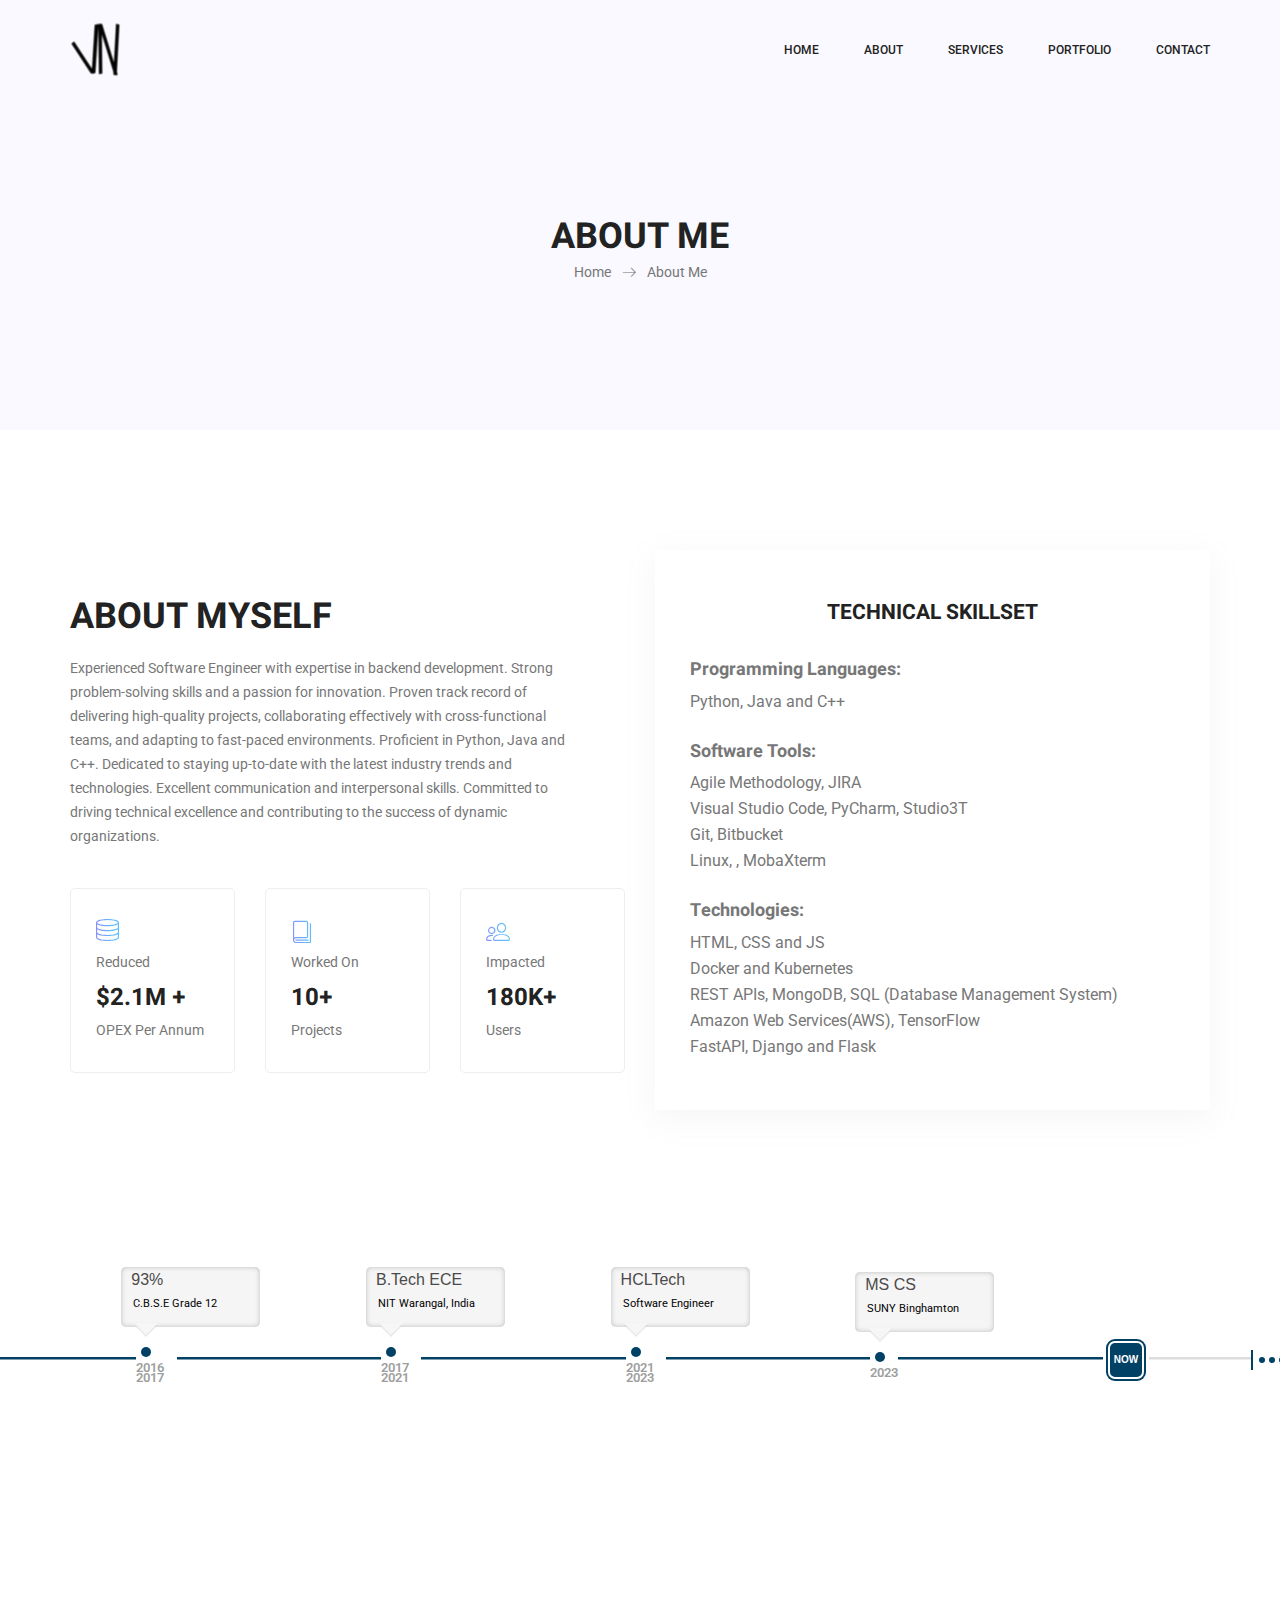
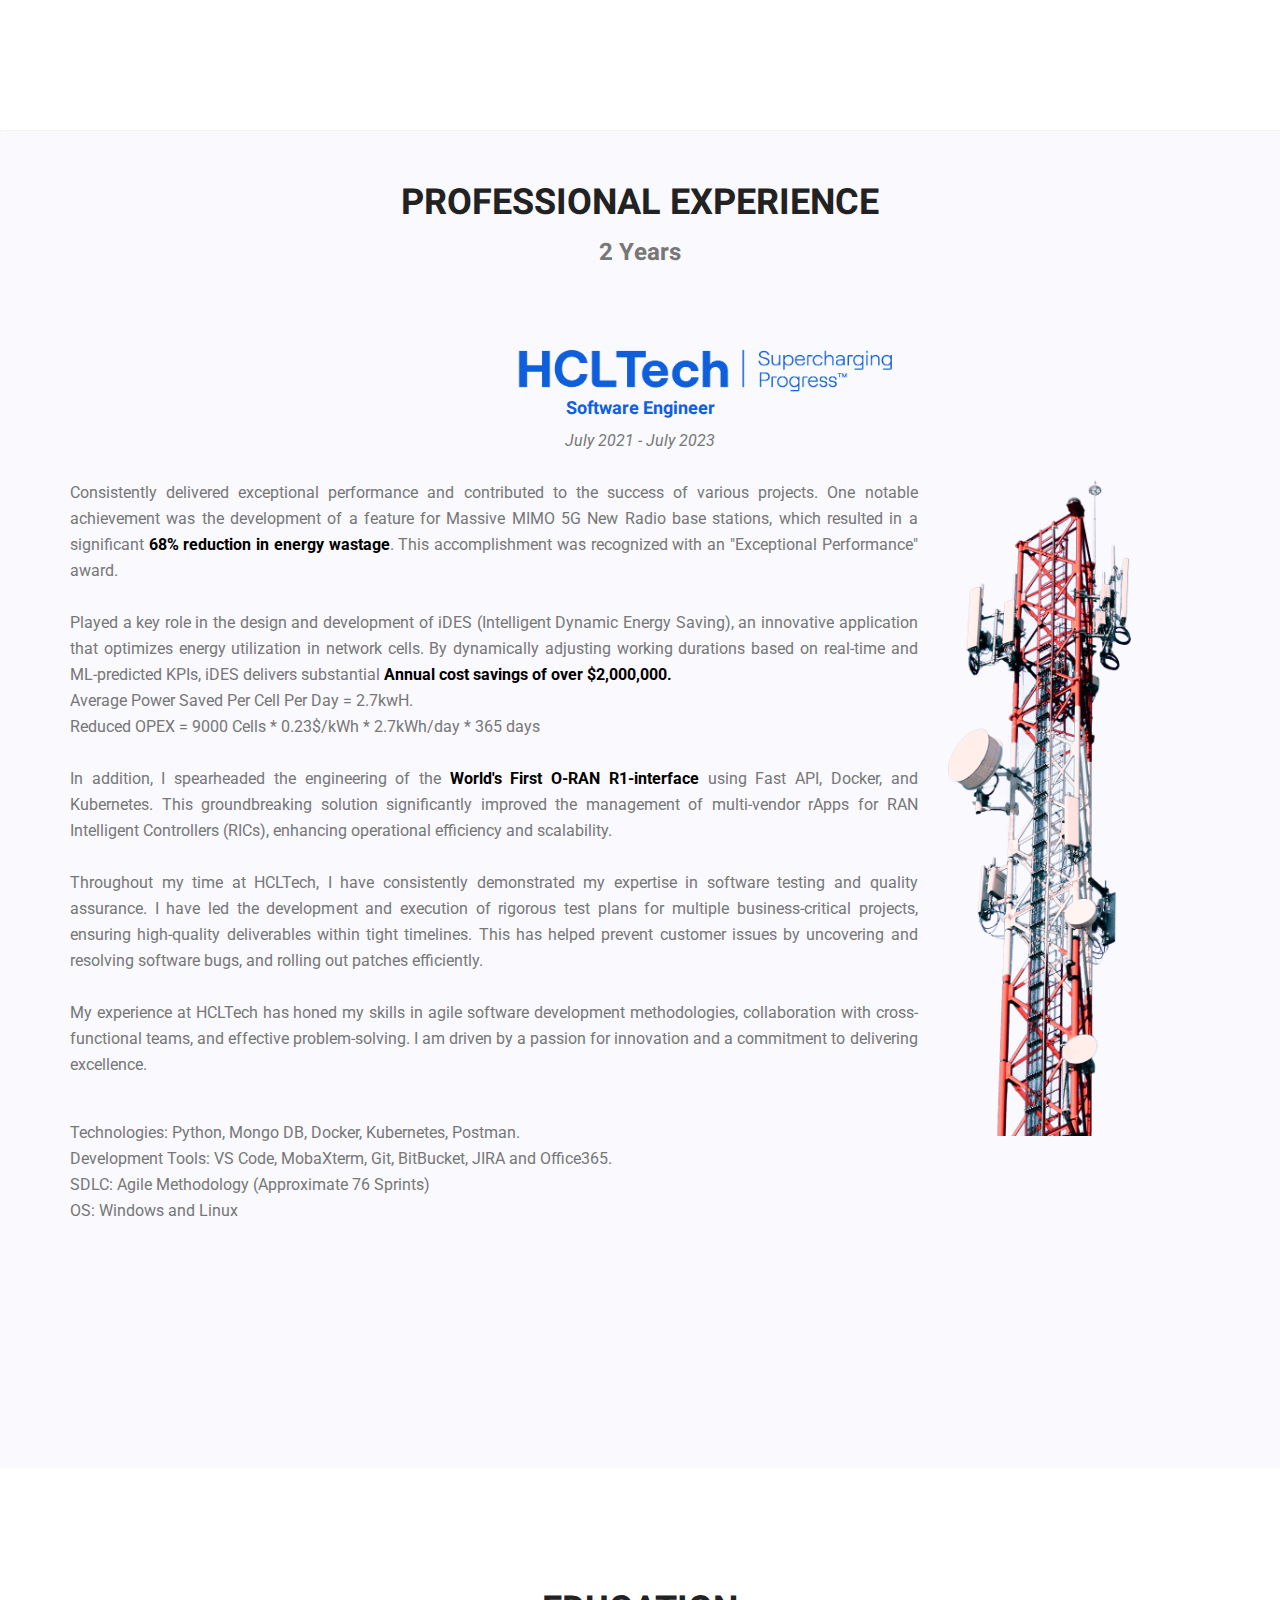
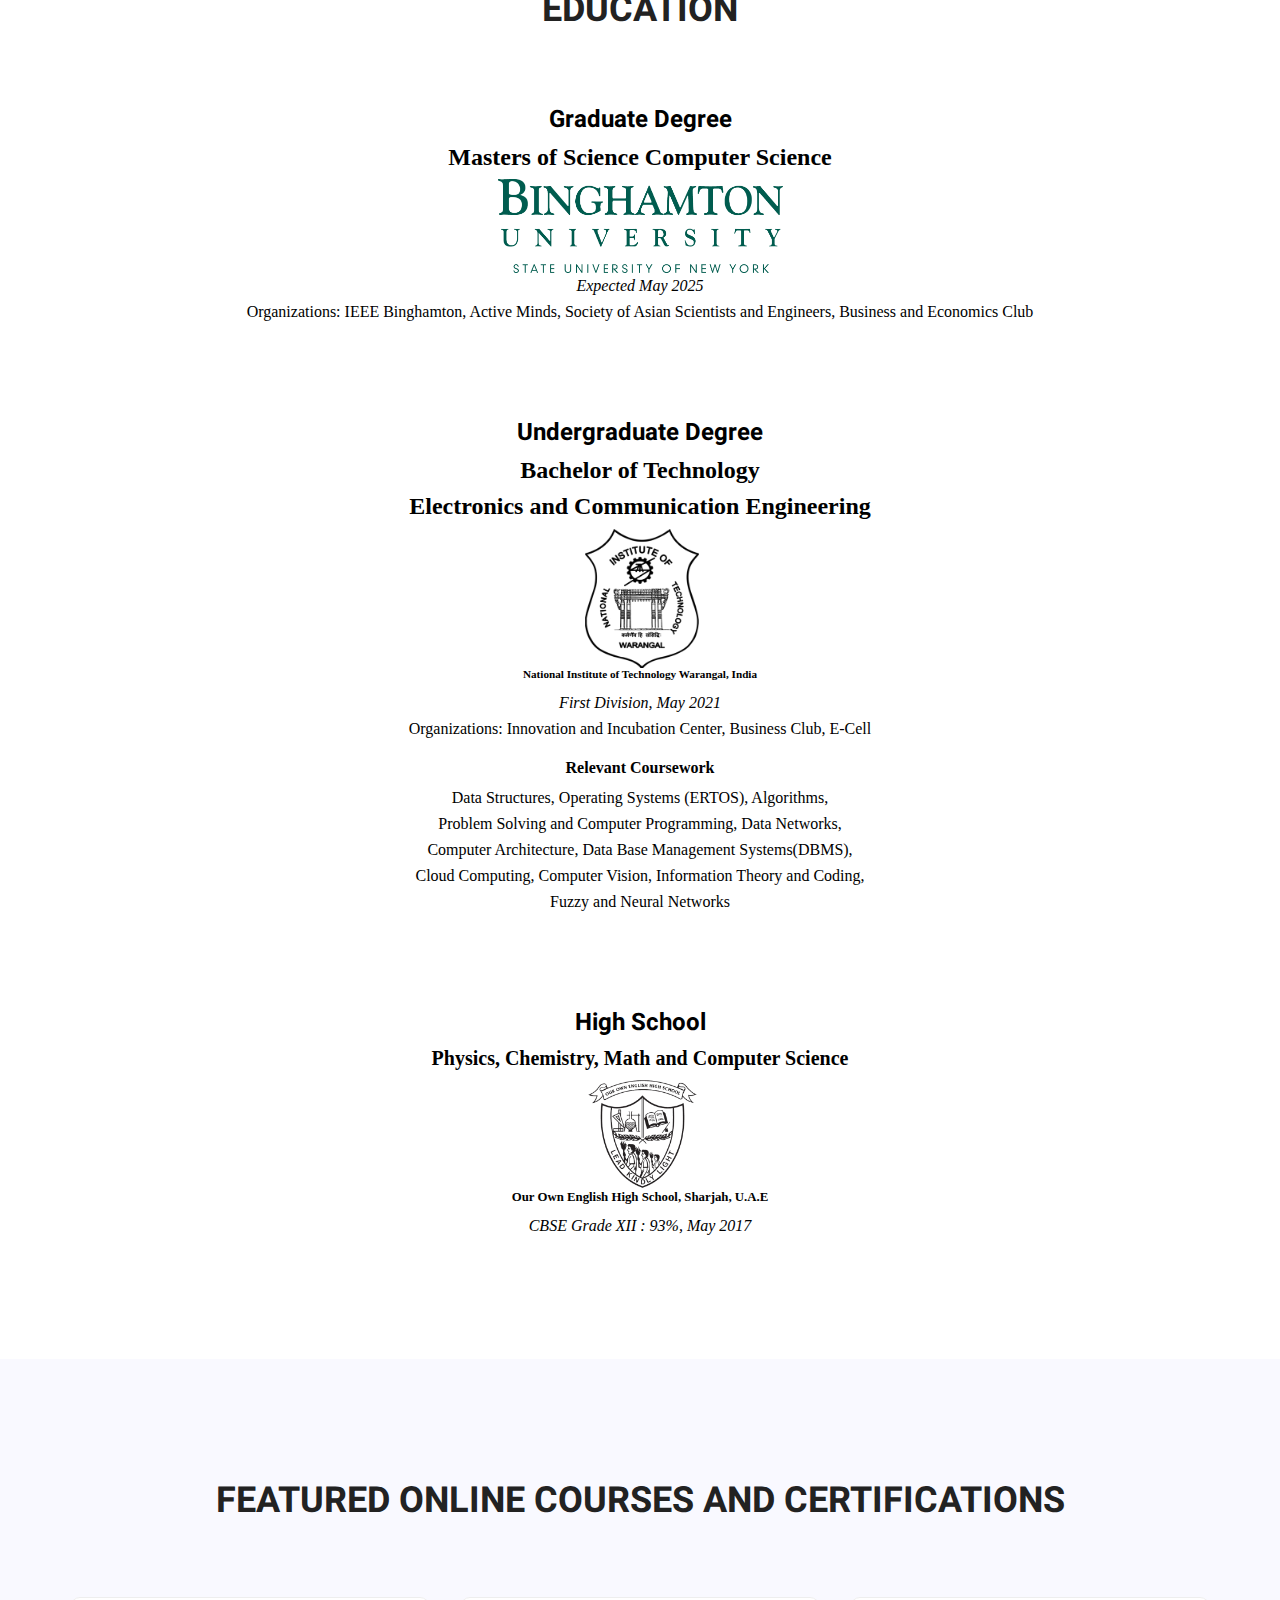
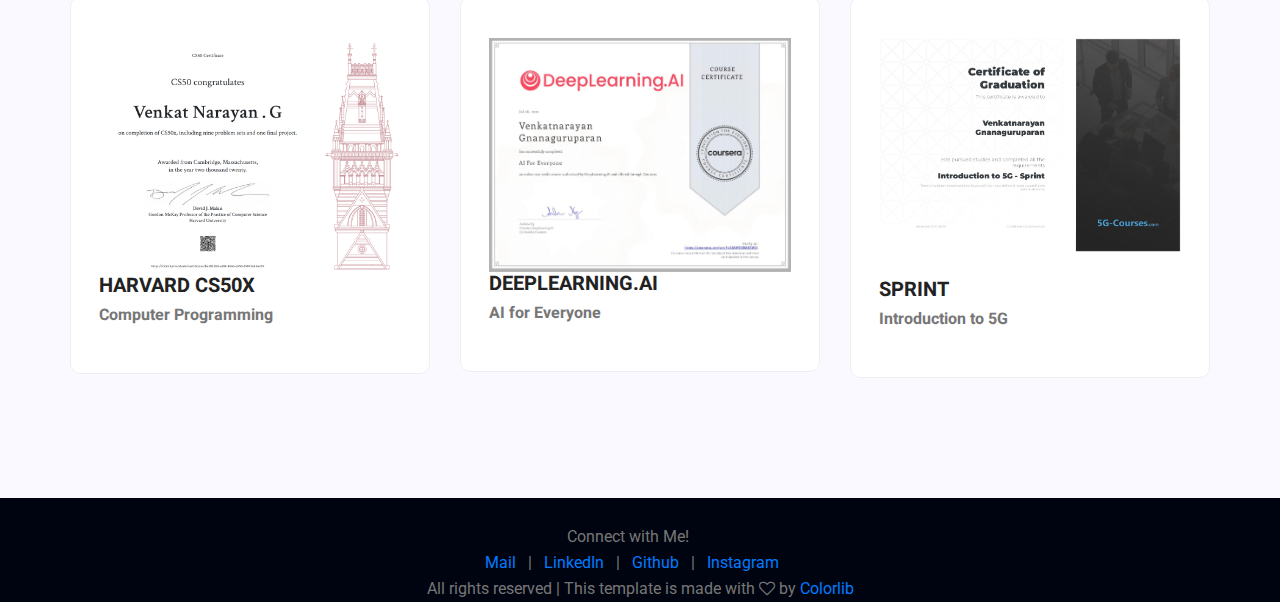
<file: about-me.html>
<!doctype html>
<html lang="en">
    <head>
        <!-- Required meta tags -->
        <meta charset="utf-8">
        <meta name="viewport" content="width=device-width, initial-scale=1, shrink-to-fit=no">
        <link rel="icon" href="img/favicon.png" type="image/png">
        <title>Venkatnarayan G</title>
        <!-- Bootstrap CSS -->
        <link rel="stylesheet" href="css/bootstrap.css">
        <link rel="stylesheet" href="vendors/linericon/style.css">
        <link rel="stylesheet" href="css/font-awesome.min.css">
        <link rel="stylesheet" href="vendors/owl-carousel/owl.carousel.min.css">
        <link rel="stylesheet" href="vendors/lightbox/simpleLightbox.css">
        <link rel="stylesheet" href="vendors/nice-select/css/nice-select.css">
        <link rel="stylesheet" href="vendors/animate-css/animate.css">
        <link rel="stylesheet" href="vendors/flaticon/flaticon.css">
        <!-- main css -->
        <link rel="stylesheet" href="css/style.css">
        <link rel="stylesheet" href="css/responsive.css">
    </head>
    <body>
        
        <!--================Header Menu Area =================-->
        <header class="header_area">
            <div class="main_menu" id="mainNav">
            	<nav class="navbar navbar-expand-lg navbar-light">
					<div class="container box_1620">
						<!-- Brand and toggle get grouped for better mobile display -->
						<a class="navbar-brand logo_h" href="index.html"><img src="img/GB Bold VNG Final.gif" style="width:15%" alt=""></a>
						<button class="navbar-toggler" type="button" data-toggle="collapse" data-target="#navbarSupportedContent" aria-controls="navbarSupportedContent" aria-expanded="false" aria-label="Toggle navigation">
							<span class="icon-bar"></span>
							<span class="icon-bar"></span>
							<span class="icon-bar"></span>
						</button>
						<!-- Collect the nav links, forms, and other content for toggling -->
						<div class="collapse navbar-collapse offset" id="navbarSupportedContent">
							<ul class="nav navbar-nav menu_nav ml-auto">
								<li class="nav-item active"><a class="nav-link" href="index.html">Home</a></li> 
								<li class="nav-item"><a class="nav-link" href="about-me.html">About</a></li> 
								<li class="nav-item"><a class="nav-link" href="services.html">Services</a>
								<li class="nav-item"><a class="nav-link" href="portfolio.html">Portfolio</a></li>
								<li class="nav-item"><a class="nav-link" href="contact.html">Contact</a></li>
							</ul>
						</div> 
					</div>
            	</nav>
            </div>
        </header>
        <!--================Header Menu Area =================-->
        
        <!--================Home Banner Area =================-->
        <section class="banner_area">
            <div class="banner_inner d-flex align-items-center">
            	<div class="overlay bg-parallax" data-stellar-ratio="0.9" data-stellar-vertical-offset="0" data-background=""></div>
				<div class="container">
					<div class="banner_content text-center">
						<h2>About Me</h2>
						<div class="page_link">
							<a href="index.html">Home</a>
							<a href="about-us.html">About Me</a>
						</div>
						
					</div>
				</div>
            </div>
        </section>
        <!--================End Home Banner Area =================-->
        
        <!--================Welcome Area =================-->
        <section class="welcome_area p_120">
        	<div class="container">
        		<div class="row welcome_inner">
        			<div class="col-lg-6">
        				<div class="welcome_text">
        					<h4>About Myself</h4>
        					<p>Experienced Software Engineer with expertise in backend development. Strong problem-solving skills and a passion for innovation. Proven track record of delivering high-quality projects, collaborating effectively with cross-functional teams, and adapting to fast-paced environments. Proficient in Python, Java and C++. Dedicated to staying up-to-date with the latest industry trends and technologies. Excellent communication and interpersonal skills. Committed to driving technical excellence and contributing to the success of dynamic organizations.</p>
        					<div class="row">
        						<div class="col-md-4">
        							<div class="wel_item">
        								<i class="lnr lnr-database"></i>
										<p>Reduced</p>
        								<h4>$2.1M +</h4>
        								<p>OPEX Per Annum</p>
        							</div>
        						</div>
        						<div class="col-md-4">
        							<div class="wel_item">
        								<i class="lnr lnr-book"></i>
										<p>Worked On</p>
        								<h4>10+</h4>
        								<p>Projects</p>
        							</div>
        						</div>
        						<div class="col-md-4">
        							<div class="wel_item">
        								<i class="lnr lnr-users"></i>
										<p>Impacted</p>
        								<h4>180K+</h4>
        								<p>Users</p>
        							</div>
        						</div>
        					</div>
        				</div>
        			</div>
        			<div class="col-lg-6">
        				<div class="tools_expert">
        					<center><h3>Technical Skillset</h3></center>
							<br>
        					<div class="skill_main">
								
								<div>
									<h4>Programming Languages: </h4>Python, Java and C++
								</div>
								<br>
								<div>
									<h4>Software Tools: </h4> 
									Agile Methodology, JIRA 
									<br>Visual Studio Code, PyCharm, Studio3T
									<br>Git, Bitbucket  
									<br>Linux, , MobaXterm
								</div>
								<br>
								<div >
									<h4>Technologies: </h4>
									HTML, CSS and JS
									<br>Docker and Kubernetes
									<br>REST APIs, MongoDB, SQL (Database Management System)
									<br>Amazon Web Services(AWS), TensorFlow 
									<br>FastAPI, Django and Flask
								</div>
							</div>
        				</div>
        			</div>
        		</div>
        	</div>
			<div class="Timeline">

				<svg height="5" width="200">
				<line x1="0" y1="0" x2="200" y2="0" style="stroke:#004165;stroke-width:5" />
				Sorry, your browser does not support inline SVG.
			  </svg>
			  
				<div class="event1">
				  
				  <div class="event1Bubble">
					<div class="eventTime">
						<div class="DayDigit">93%</div>
					</div>
					<div class="eventTitle" style="color: black;">C.B.S.E Grade 12</div>
				  </div>
				  <svg height="20" width="20">
					 <circle cx="10" cy="11" r="5" fill="#004165" />
				   </svg>
				  <div class="MonthYear" style="font-size: 80%;">2016 2017</div>
				  
				</div>
				
				<svg height="5" width="300">
				<line x1="0" y1="0" x2="300" y2="0" style="stroke:#004165;stroke-width:5" />
				Sorry, your browser does not support inline SVG.
			  </svg>
			  
			  <div class="event1">
				  
					<div class="event1Bubble">
					<div class="eventTime">
						<div class="DayDigit" style="font-size:100%;">B.Tech ECE</div>
					</div>
					<div class="eventTitle" style="color: black;">NIT Warangal, India</div>
					</div>
					<svg height="20" width="20">
					<circle cx="10" cy="11" r="5" fill="#004165" />
					</svg>
					<div class="MonthYear" style="font-size: 80%;">2017 2021</div>
					
				</div>
				
				<svg height="5" width="300">
				<line x1="0" y1="0" x2="300" y2="0" style="stroke:#004165;stroke-width:5" />
				Sorry, your browser does not support inline SVG.
				</svg>
				
				<div class="event1">
				  
					<div class="event1Bubble">
					<div class="eventTime">
						<div class="DayDigit">HCLTech</div>
					</div>
					<div class="eventTitle" style="color: black;">Software Engineer</div>
					</div>
					<svg height="20" width="20">
					<circle cx="10" cy="11" r="5" fill="#004165" />
					</svg>
					<div class="MonthYear" style="font-size: 80%;">2021 2023</div>
					
				</div>
				
				<svg height="5" width="300">
				<line x1="0" y1="0" x2="300" y2="0" style="stroke:#004165;stroke-width:5" />
				Sorry, your browser does not support inline SVG.
				</svg>
				<div class="event1">
				  
					<div class="event1Bubble">
					<div class="eventTime">
						<div class="DayDigit">MS CS</div>
					</div>
					<div class="eventTitle" style="color: black;">SUNY Binghamton</div>
					</div>
					<svg height="20" width="20">
					<circle cx="10" cy="11" r="5" fill="#004165" />
					</svg>
					<div class="MonthYear" style="font-size: 80%;">2023</div>
					
				</div>
				
				<svg height="5" width="300">
				<line x1="0" y1="0" x2="300" y2="0" style="stroke:#004165;stroke-width:5" />
				Sorry, your browser does not support inline SVG.
				</svg>
				
				<div class="now">
				  NOW
				</div>  
				  
				
				<svg height="5" width="150">
				<line x1="0" y1="0" x2="150" y2="0" style="stroke:rgba(162, 164, 163, 0.37);stroke-width:5" />
				Sorry, your browser does not support inline SVG.
			  </svg>

			  <svg height="20" width="42">
			  <line x1="1" y1="0" x2="1" y2="20" style="stroke:#004165;stroke-width:2" /> 
			  <circle cx="11" cy="10" r="3" fill="#004165" />  
			  <circle cx="21" cy="10" r="3" fill="#004165" />  
			  <circle cx="31" cy="10" r="3" fill="#004165" />    
			  <line x1="41" y1="0" x2="41" y2="20" style="stroke:#004165;stroke-width:2" /> 
			  </svg>  
				
			  </div>
        </section>
        <!--================End Welcome Area =================-->
        
        <!--================Feature Area =================-->
        <section class="section-top-border" style="background-color: #F9F9FE;">
        	<div class="container" >
        		<div class="main_title">
        			<h2>Professional Experience</h2>
					<h3>2 Years</h3>
        		</div>
				<center>
					<div class="col-md-3">
						<a  href="https://www.hclindustrysaas.com/telecom-5g/augmented-network-automation"><img src="img/HCLTech Logo.png" alt="" style="width:150%;"></a>
						<h4 style="color: #1060DD;">Software Engineer</h4>
						<i>July 2021 - July 2023</i>
					</div>	
				</center>
				<br>

				<div class="row">

					<div class="col-md-9 mt-sm-20 right-align-p" style="text-align: justify;">
						Consistently delivered exceptional performance and contributed to the success of various projects. One notable achievement was the development of a feature for Massive MIMO 5G New Radio base stations, which resulted in a significant <b style="color: black;">68% reduction in energy wastage</b>. This accomplishment was recognized with an "Exceptional Performance" award.
						<br><br>Played a key role in the design and development of iDES (Intelligent Dynamic Energy Saving), an innovative application that optimizes energy utilization in network cells. By dynamically adjusting working durations based on real-time and ML-predicted KPIs, iDES delivers substantial <b style="color: black;">Annual cost savings of over $2,000,000.</b>
						<br>Average Power Saved Per Cell Per Day = 2.7kwH.
						<br>Reduced OPEX = 9000 Cells * 0.23$/kWh * 2.7kWh/day * 365 days 
						<br><br>In addition, I spearheaded the engineering of the <b style="color: black;">World's First O-RAN R1-interface</b> using Fast API, Docker, and Kubernetes. This groundbreaking solution significantly improved the management of multi-vendor rApps for RAN Intelligent Controllers (RICs), enhancing operational efficiency and scalability.
						<br><br>Throughout my time at HCLTech, I have consistently demonstrated my expertise in software testing and quality assurance. I have led the development and execution of rigorous test plans for multiple business-critical projects, ensuring high-quality deliverables within tight timelines. This has helped prevent customer issues by uncovering and resolving software bugs, and rolling out patches efficiently.
						<br><br>My experience at HCLTech has honed my skills in agile software development methodologies, collaboration with cross-functional teams, and effective problem-solving. I am driven by a passion for innovation and a commitment to delivering excellence.</p>
						<br>Technologies: Python, Mongo DB, Docker, Kubernetes, Postman.	
						<br>Development Tools: VS Code, MobaXterm, Git, BitBucket, JIRA and Office365.
						<br>SDLC: Agile Methodology (Approximate 76 Sprints)
						<br>OS: Windows and Linux
					</div>
					<div class="col-md-3">
						<img src="img/RadioTower.png" alt="" class="img-fluid" style="height:70%; border: auto auto 0 auto;">
					</div>

					
				</div>
					
			</div>
        </section>
        <!--================End Feature Area =================-->
        
        <!--================Testimonials Area =================-->
        <section class="testimonials_area testi_two p_120">
        	<div class="container">
        		<div class="main_title">
        			<h2>Education</h2>
        		</div>
				<div style="color: black;">
					<center>
						<h3 >Graduate Degree</h3>
						<h4 style="font-family:Times New Roman; font-size: 150%;">Masters of Science Computer Science</h4>
						<img src = "img/GB Binghamton Univesity.png" style="width:25%"><br>
						<i style="font-family:Times New Roman;">Expected May 2025</i><br>
						<p style="font-family:Times New Roman;"> Organizations: IEEE Binghamton, Active Minds, Society of Asian Scientists and Engineers, Business and Economics Club</p>
						
					</center>
					</div>
					<br><br><br>
					<div style="color: black;">
						<center>
							<h3 >Undergraduate Degree</h3>
							<h4 style="font-family:Times New Roman; font-size: 150%;">Bachelor of Technology</h4>
							<h4 style="font-family:Times New Roman; font-size: 150%;">Electronics and Communication Engineering</h4>
							
							&nbsp<img src = "img/National_Institute_of_Technology,_Warangal_logo.png" style="width:10%"><br>
							<h4 style="font-family:Times New Roman; font-size: 70%;">National Institute of Technology Warangal, India</h4>
							<i style="font-family:Times New Roman;">First Division, May 2021</i><br>
							<p style="font-family:Times New Roman;"> Organizations: Innovation and Incubation Center, Business Club, E-Cell</p>
							<h5 style="font-family:Times New Roman;">Relevant Coursework </h5>
							<p style="font-family:Times New Roman;">
							Data Structures, Operating Systems (ERTOS), Algorithms, <br>
							Problem Solving and Computer Programming, Data Networks, <br>
							Computer Architecture, Data Base Management Systems(DBMS), <br>
							Cloud Computing, Computer Vision, Information Theory and Coding, <br>
							Fuzzy and Neural Networks 
							</p>
						</center>
					</div>
					<br><br><br>
					<div style="color: black;">
						<center>
							<h3 >High School</h3>
		
							<h4 style="font-family:Times New Roman; font-size: 125%;">Physics, Chemistry, Math and Computer Science</h4>
							
							&nbsp<img src = "img/GB OOEHS.png" style="width:15%"><br>
							<h4 style="font-family:Times New Roman; font-size: 80%;">Our Own English High School, Sharjah, U.A.E</h4>
							<i style="font-family:Times New Roman;">CBSE Grade XII : 93%, May 2017</i><br>
		
						</center>
					</div>
        	</div>
        </section>
        <!--================End Testimonials Area =================-->
		<!--================Testimonials Area =================-->
        <section class="testimonials_area p_120">
        	<div class="container">
        		<div class="main_title">
					<h2>Featured Online Courses and Certifications</h2>
        		</div>
        		<div class="testi_inner">
					<div class="testi_slider owl-carousel">
						<div class="item">
							<div class="testi_item">
								<a href="https://certificates.cs50.io/be3032b0-e28f-4b66-a950-19895e836229.pdf?size=letter"><img src = "img/CS50x.png"></a>
								<h4>Harvard CS50x</h4>
								<h5>Computer Programming</h5>
							</div>
						</div>
						<div class="item">
							<div class="testi_item">
								<a href="https://www.coursera.org/account/accomplishments/verify/LMW9SRMB3W3J"><img src = "img/IntroToAI.png"></a>
								<h4>DeepLearning.ai</h4>
								<h5>AI for Everyone</h5s>
							</div>
						</div>
						<div class="item">
							<div class="testi_item">
								<a href="https://www.5g-courses.com/certificates/mlnwzab4it"><img src = "img/introto5g.png"></a>
								<br>
								<h4>Sprint</h4>
								<h5>Introduction to 5G</h5>
								
							</div>
						</div>
						<div class="item">
							<div class="testi_item">
								<a href="https://www.5g-courses.com/certificates/urjwvi0tvz"><img src = "img/5GNRplanning.png"></a>
								<br>
								<h4>5G Courses</h4>
								<h5>5G NR Radio Network Planning Principles</h5>	
							</div>
						</div>
						<div class="item">
							<div class="testi_item">
								<a href="https://www.5g-courses.com/certificates/walust5snt"><img src = "img/5GinAir.png"></a>
								<br>
								<h4>5G Courses</h4>
								<h5>5G NR Air Interface In-depth</h5>	
							</div>
						</div>
					</div>
        		</div>
        	</div>
        </section>
        <!--================End Testimonials Area =================-->
        
        
        <!--================Footer Area =================-->
        <footer class="footer_area">
			<center>
        	<div class="container">
				<div><br></div>
					Connect with Me! &nbsp &nbsp &nbsp<br>
					<a href="mailto: venkatnarayan.official@gmail.com">Mail</a>  &nbsp | &nbsp
					<a href="https://www.linkedin.com/in/venkatng/">LinkedIn</a> &nbsp | &nbsp
					<a href="https://github.com/gvenkatn">Github</a>	  &nbsp | &nbsp
					<a href="https://www.instagram.com/gvenkatnarayan/">Instagram</a> &nbsp &nbsp
					<br>
					All rights reserved | This template is made with <i class="fa fa-heart-o" aria-hidden="true"></i> by <a href="https://colorlib.com" target="_blank">Colorlib</a>
        	</div>
			</center>
        </footer>
        <!--================End Footer Area =================-->

        
        
        <!-- Optional JavaScript -->
        <!-- jQuery first, then Popper.js, then Bootstrap JS -->
        <script src="js/jquery-3.2.1.min.js"></script>
        <script src="js/popper.js"></script>
        <script src="js/bootstrap.min.js"></script>
        <script src="js/stellar.js"></script>
        <script src="vendors/lightbox/simpleLightbox.min.js"></script>
        <script src="vendors/nice-select/js/jquery.nice-select.min.js"></script>
        <script src="vendors/isotope/imagesloaded.pkgd.min.js"></script>
        <script src="vendors/isotope/isotope-min.js"></script>
        <script src="vendors/owl-carousel/owl.carousel.min.js"></script>
        <script src="js/jquery.ajaxchimp.min.js"></script>
        <script src="js/mail-script.js"></script>
        <script src="vendors/counter-up/jquery.waypoints.min.js"></script>
        <script src="vendors/counter-up/jquery.counterup.min.js"></script>
        <script src="js/theme.js"></script>
    </body>
</html>
</file>
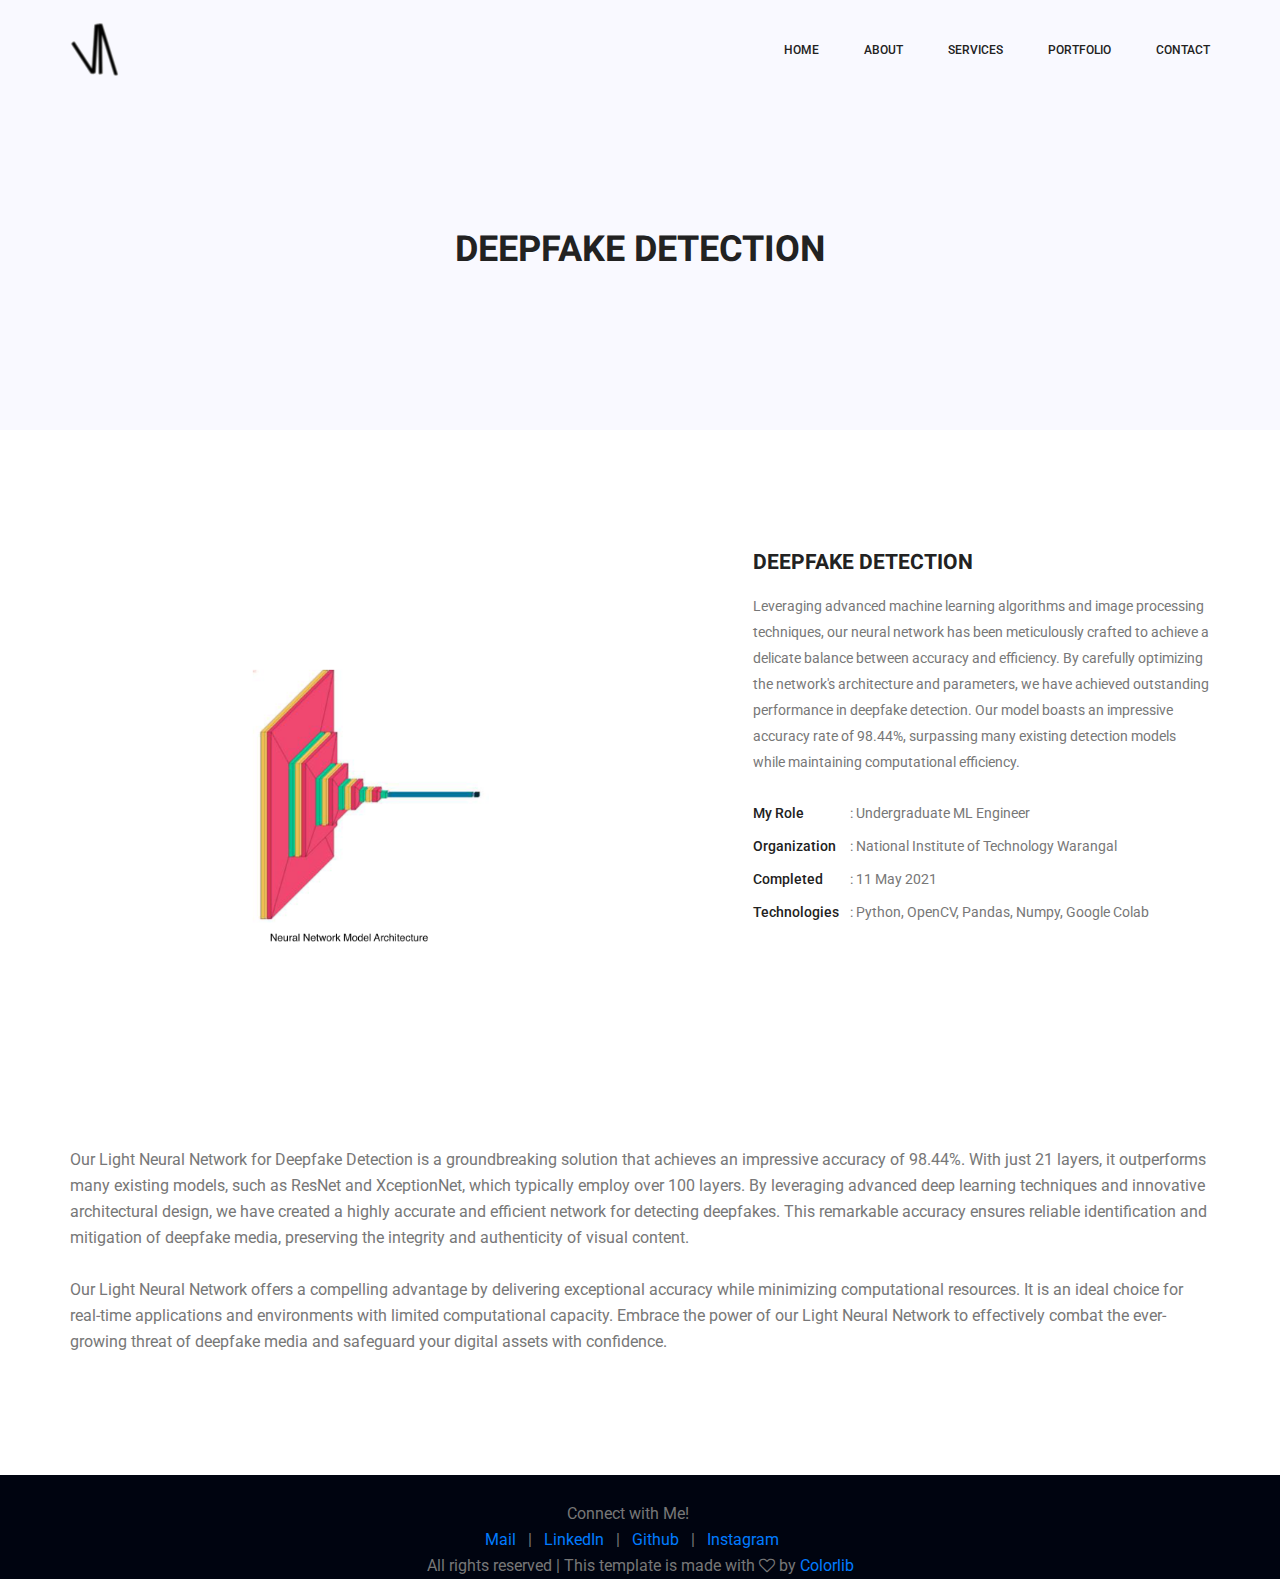
<file: P1-DeepFakeDetection.html>
<!doctype html>
<html lang="en">
    <head>
        <!-- Required meta tags -->
        <meta charset="utf-8">
        <meta name="viewport" content="width=device-width, initial-scale=1, shrink-to-fit=no">
        <link rel="icon" href="img/favicon.png" type="image/png">
        <title>Venkatnarayan G</title>
        <!-- Bootstrap CSS -->
        <link rel="stylesheet" href="css/bootstrap.css">
        <link rel="stylesheet" href="vendors/linericon/style.css">
        <link rel="stylesheet" href="css/font-awesome.min.css">
        <link rel="stylesheet" href="vendors/owl-carousel/owl.carousel.min.css">
        <link rel="stylesheet" href="vendors/lightbox/simpleLightbox.css">
        <link rel="stylesheet" href="vendors/nice-select/css/nice-select.css">
        <link rel="stylesheet" href="vendors/animate-css/animate.css">
        <link rel="stylesheet" href="vendors/flaticon/flaticon.css">
        <!-- main css -->
        <link rel="stylesheet" href="css/style.css">
        <link rel="stylesheet" href="css/responsive.css">
    </head>
    <body>
        
        <!--================Header Menu Area =================-->
        <header class="header_area">
            <div class="main_menu" id="mainNav">
            	<nav class="navbar navbar-expand-lg navbar-light">
					<div class="container box_1620">
						<!-- Brand and toggle get grouped for better mobile display -->
						<a class="navbar-brand logo_h" href="index.html"><img src="img/GB Bold VNG Final.gif" style="width:15%" alt=""></a>
						<button class="navbar-toggler" type="button" data-toggle="collapse" data-target="#navbarSupportedContent" aria-controls="navbarSupportedContent" aria-expanded="false" aria-label="Toggle navigation">
							<span class="icon-bar"></span>
							<span class="icon-bar"></span>
							<span class="icon-bar"></span>
						</button>
						<!-- Collect the nav links, forms, and other content for toggling -->
						<div class="collapse navbar-collapse offset" id="navbarSupportedContent">
							<ul class="nav navbar-nav menu_nav ml-auto">
								<li class="nav-item active"><a class="nav-link" href="index.html">Home</a></li> 
								<li class="nav-item"><a class="nav-link" href="about-me.html">About</a></li> 
								<li class="nav-item"><a class="nav-link" href="services.html">Services</a>
								<li class="nav-item"><a class="nav-link" href="portfolio.html">Portfolio</a></li>
								<li class="nav-item"><a class="nav-link" href="contact.html">Contact</a></li>
							</ul>
						</div> 
					</div>
            	</nav>
            </div>
        </header>
        <!--================Header Menu Area =================-->
        
        <!--================Home Banner Area =================-->
        <section class="banner_area">
            <div class="banner_inner d-flex align-items-center">
            	<div class="overlay bg-parallax" data-stellar-ratio="0.9" data-stellar-vertical-offset="0" data-background=""></div>
				<div class="container">
					<div class="banner_content text-center">
						<h2>Deepfake Detection</h2>
					</div>
				</div>
            </div>
        </section>
        <!--================End Home Banner Area =================-->
        
        <!--================Portfolio Details Area =================-->
        <section class="portfolio_details_area p_120">
        	<div class="container">
        		<div class="portfolio_details_inner">
					<div class="row">
						<div class="col-md-6">
							<div class="left_img">
								<img class="img-fluid" src="img/Arch.png" alt="">
							</div>
						</div>
						<div class="col-md-6">
							<div class="portfolio_right_text">
								<h4>Deepfake Detection</h4>
								<p>Leveraging advanced machine learning algorithms and image processing techniques, our neural network has been meticulously crafted to achieve a delicate balance between accuracy and efficiency. By carefully optimizing the network's architecture and parameters, we have achieved outstanding performance in deepfake detection. Our model boasts an impressive accuracy rate of 98.44%, surpassing many existing detection models while maintaining computational efficiency.</p>
								<ul class="list">
									<li><span>My Role</span>:  Undergraduate ML Engineer</li>
									<li><span>Organization</span>:  National Institute of Technology Warangal</li>
									<li><span>Completed</span>:  11 May 2021</li>
									<li><span>Technologies</span>: Python, OpenCV, Pandas, Numpy, Google Colab</li>
								</ul>
							</div>
						</div>
					</div>
					<br>Our Light Neural Network for Deepfake Detection is a groundbreaking solution that achieves an impressive accuracy of 98.44%. With just 21 layers, it outperforms many existing models, such as ResNet and XceptionNet, which typically employ over 100 layers. By leveraging advanced deep learning techniques and innovative architectural design, we have created a highly accurate and efficient network for detecting deepfakes. This remarkable accuracy ensures reliable identification and mitigation of deepfake media, preserving the integrity and authenticity of visual content. 
				<br><br>Our Light Neural Network offers a compelling advantage by delivering exceptional accuracy while minimizing computational resources. It is an ideal choice for real-time applications and environments with limited computational capacity. Embrace the power of our Light Neural Network to effectively combat the ever-growing threat of deepfake media and safeguard your digital assets with confidence.
       			</div>
        	</div>
        </section>
        <!--================End Portfolio Details Area =================-->
        
         <!--================Footer Area =================-->
		 <footer class="footer_area">
			<center>
        	<div class="container">
				<div><br></div>
					Connect with Me! &nbsp &nbsp &nbsp<br>
					<a href="mailto: venkatnarayan.official@gmail.com">Mail</a>  &nbsp | &nbsp
					<a href="https://www.linkedin.com/in/venkatng/">LinkedIn</a> &nbsp | &nbsp
					<a href="https://github.com/gvenkatn">Github</a>	  &nbsp | &nbsp
					<a href="https://www.instagram.com/gvenkatnarayan/">Instagram</a> &nbsp &nbsp
					<br>
					All rights reserved | This template is made with <i class="fa fa-heart-o" aria-hidden="true"></i> by <a href="https://colorlib.com" target="_blank">Colorlib</a>
        	</div>
			</center>
        </footer>
        <!--================End Footer Area =================-->

        
        
        
        <!-- Optional JavaScript -->
        <!-- jQuery first, then Popper.js, then Bootstrap JS -->
        <script src="js/jquery-3.2.1.min.js"></script>
        <script src="js/popper.js"></script>
        <script src="js/bootstrap.min.js"></script>
        <script src="js/stellar.js"></script>
        <script src="vendors/lightbox/simpleLightbox.min.js"></script>
        <script src="vendors/nice-select/js/jquery.nice-select.min.js"></script>
        <script src="vendors/isotope/imagesloaded.pkgd.min.js"></script>
        <script src="vendors/isotope/isotope-min.js"></script>
        <script src="vendors/owl-carousel/owl.carousel.min.js"></script>
        <script src="js/jquery.ajaxchimp.min.js"></script>
        <script src="js/mail-script.js"></script>
        <script src="vendors/counter-up/jquery.waypoints.min.js"></script>
        <script src="vendors/counter-up/jquery.counterup.min.js"></script>
        <script src="js/theme.js"></script>
    </body>
</html>
</file>
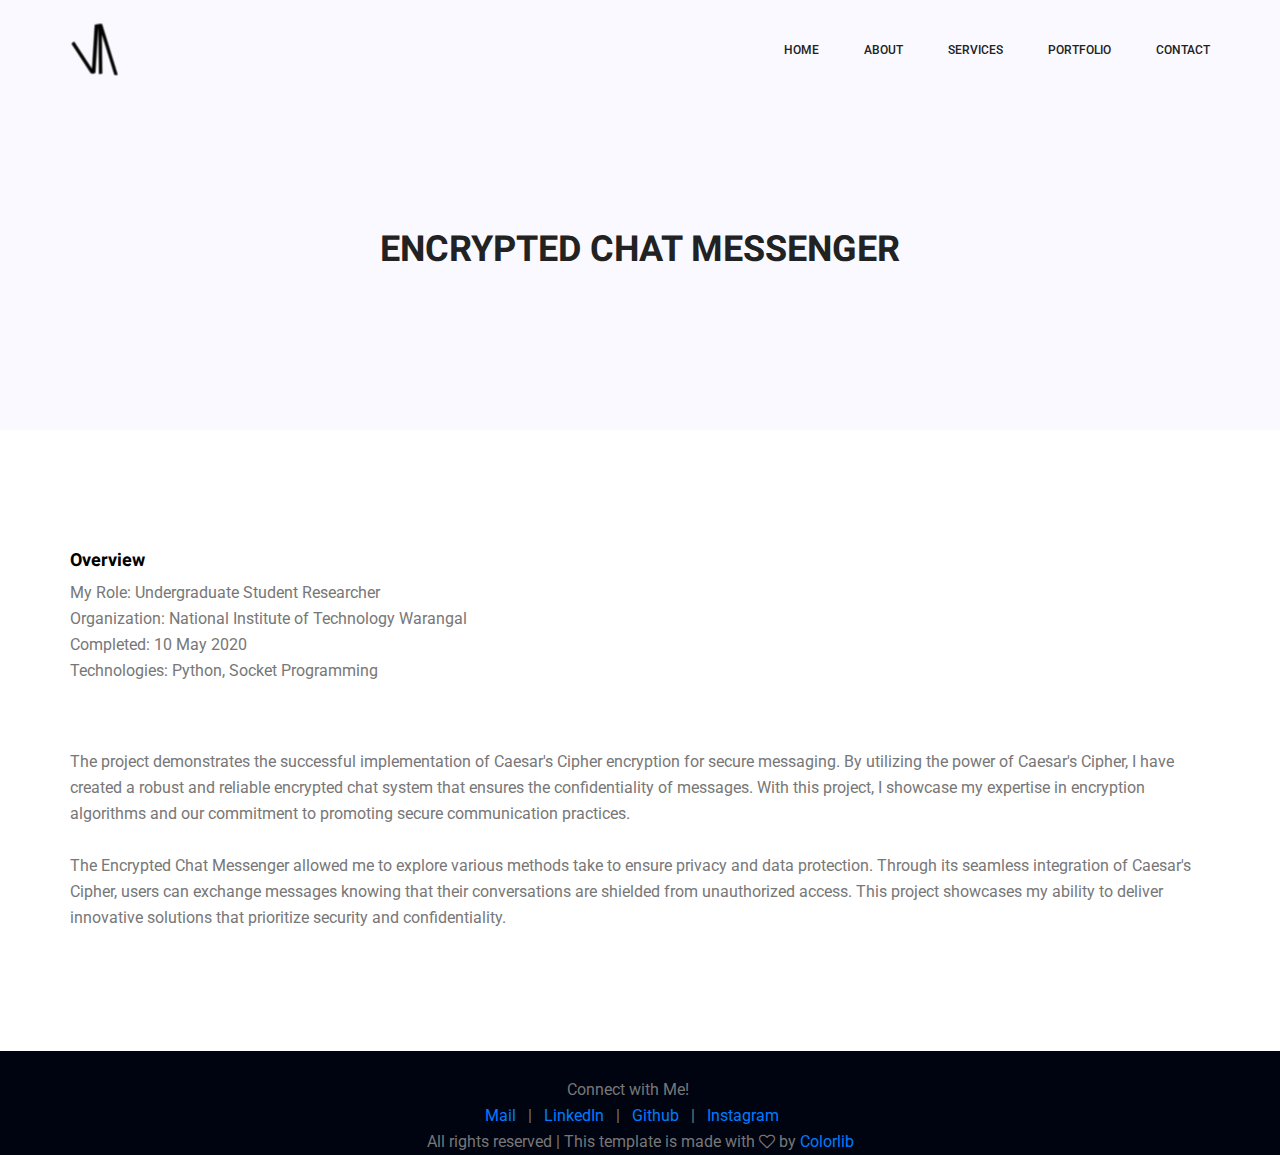
<file: P3-EncryptedCA.html>
<!doctype html>
<html lang="en">
    <head>
        <!-- Required meta tags -->
        <meta charset="utf-8">
        <meta name="viewport" content="width=device-width, initial-scale=1, shrink-to-fit=no">
        <link rel="icon" href="img/favicon.png" type="image/png">
        <title>Venkatnarayan G</title>
        <!-- Bootstrap CSS -->
        <link rel="stylesheet" href="css/bootstrap.css">
        <link rel="stylesheet" href="vendors/linericon/style.css">
        <link rel="stylesheet" href="css/font-awesome.min.css">
        <link rel="stylesheet" href="vendors/owl-carousel/owl.carousel.min.css">
        <link rel="stylesheet" href="vendors/lightbox/simpleLightbox.css">
        <link rel="stylesheet" href="vendors/nice-select/css/nice-select.css">
        <link rel="stylesheet" href="vendors/animate-css/animate.css">
        <link rel="stylesheet" href="vendors/flaticon/flaticon.css">
        <!-- main css -->
        <link rel="stylesheet" href="css/style.css">
        <link rel="stylesheet" href="css/responsive.css">
    </head>
    <body>
        
        <!--================Header Menu Area =================-->
        <header class="header_area">
            <div class="main_menu" id="mainNav">
            	<nav class="navbar navbar-expand-lg navbar-light">
					<div class="container box_1620">
						<!-- Brand and toggle get grouped for better mobile display -->
						<a class="navbar-brand logo_h" href="index.html"><img src="img/GB Bold VNG Final.gif" style="width:15%" alt=""></a>
						<button class="navbar-toggler" type="button" data-toggle="collapse" data-target="#navbarSupportedContent" aria-controls="navbarSupportedContent" aria-expanded="false" aria-label="Toggle navigation">
							<span class="icon-bar"></span>
							<span class="icon-bar"></span>
							<span class="icon-bar"></span>
						</button>
						<!-- Collect the nav links, forms, and other content for toggling -->
						<div class="collapse navbar-collapse offset" id="navbarSupportedContent">
							<ul class="nav navbar-nav menu_nav ml-auto">
								<li class="nav-item active"><a class="nav-link" href="index.html">Home</a></li> 
								<li class="nav-item"><a class="nav-link" href="about-me.html">About</a></li> 
								<li class="nav-item"><a class="nav-link" href="services.html">Services</a>
								<li class="nav-item"><a class="nav-link" href="portfolio.html">Portfolio</a></li>
								<li class="nav-item"><a class="nav-link" href="contact.html">Contact</a></li>
							</ul>
						</div> 
					</div>
            	</nav>
            </div>
        </header>
        <!--================Header Menu Area =================-->
        
        <!--================Home Banner Area =================-->
        <section class="banner_area">
            <div class="banner_inner d-flex align-items-center">
            	<div class="overlay bg-parallax" data-stellar-ratio="0.9" data-stellar-vertical-offset="0" data-background=""></div>
				<div class="container">
					<div class="banner_content text-center">
						<h2>Encrypted Chat Messenger</h2>
					</div>
				</div>
            </div>
        </section>
        <!--================End Home Banner Area =================-->
        
        <!--================Portfolio Details Area =================-->
        <section class="portfolio_details_area p_120">
        	<div class="container">
        		<div class="portfolio_details_inner">
					<div class="row">
						<div class="col-md-6">
							<h4 style="color: black;">Overview</h4>
							<div class="portfolio">
								<ul class="list">
									<li><span>My Role</span>:  Undergraduate Student Researcher</li>
									<li><span>Organization</span>:  National Institute of Technology Warangal</li>
									<li><span>Completed</span>: 10 May 2020</li>
									<li><span>Technologies</span>: Python, Socket Programming</li>
								</ul>
							</div>
						</div>
					</div>
					The project demonstrates the successful implementation of Caesar's Cipher encryption for secure messaging. By utilizing the power of Caesar's Cipher, I have created a robust and reliable encrypted chat system that ensures the confidentiality of messages. With this project, I showcase my expertise in encryption algorithms and our commitment to promoting secure communication practices.<br><br>
					The Encrypted Chat Messenger allowed me to explore various methods take to ensure privacy and data protection. Through its seamless integration of Caesar's Cipher, users can exchange messages knowing that their conversations are shielded from unauthorized access. This project showcases my ability to deliver innovative solutions that prioritize security and confidentiality. <br>
					</div>
        	</div>
        </section>
        <!--================End Portfolio Details Area =================-->
        
         <!--================Footer Area =================-->
		 <footer class="footer_area">
			<center>
        	<div class="container">
				<div><br></div>
					Connect with Me! &nbsp &nbsp &nbsp<br>
					<a href="mailto: venkatnarayan.official@gmail.com">Mail</a>  &nbsp | &nbsp
					<a href="https://www.linkedin.com/in/venkatng/">LinkedIn</a> &nbsp | &nbsp
					<a href="https://github.com/gvenkatn">Github</a>	  &nbsp | &nbsp
					<a href="https://www.instagram.com/gvenkatnarayan/">Instagram</a> &nbsp &nbsp
					<br>
					All rights reserved | This template is made with <i class="fa fa-heart-o" aria-hidden="true"></i> by <a href="https://colorlib.com" target="_blank">Colorlib</a>
        	</div>
			</center>
        </footer>
        <!--================End Footer Area =================-->

        
        
        
        <!-- Optional JavaScript -->
        <!-- jQuery first, then Popper.js, then Bootstrap JS -->
        <script src="js/jquery-3.2.1.min.js"></script>
        <script src="js/popper.js"></script>
        <script src="js/bootstrap.min.js"></script>
        <script src="js/stellar.js"></script>
        <script src="vendors/lightbox/simpleLightbox.min.js"></script>
        <script src="vendors/nice-select/js/jquery.nice-select.min.js"></script>
        <script src="vendors/isotope/imagesloaded.pkgd.min.js"></script>
        <script src="vendors/isotope/isotope-min.js"></script>
        <script src="vendors/owl-carousel/owl.carousel.min.js"></script>
        <script src="js/jquery.ajaxchimp.min.js"></script>
        <script src="js/mail-script.js"></script>
        <script src="vendors/counter-up/jquery.waypoints.min.js"></script>
        <script src="vendors/counter-up/jquery.counterup.min.js"></script>
        <script src="js/theme.js"></script>
    </body>
</html>
</file>
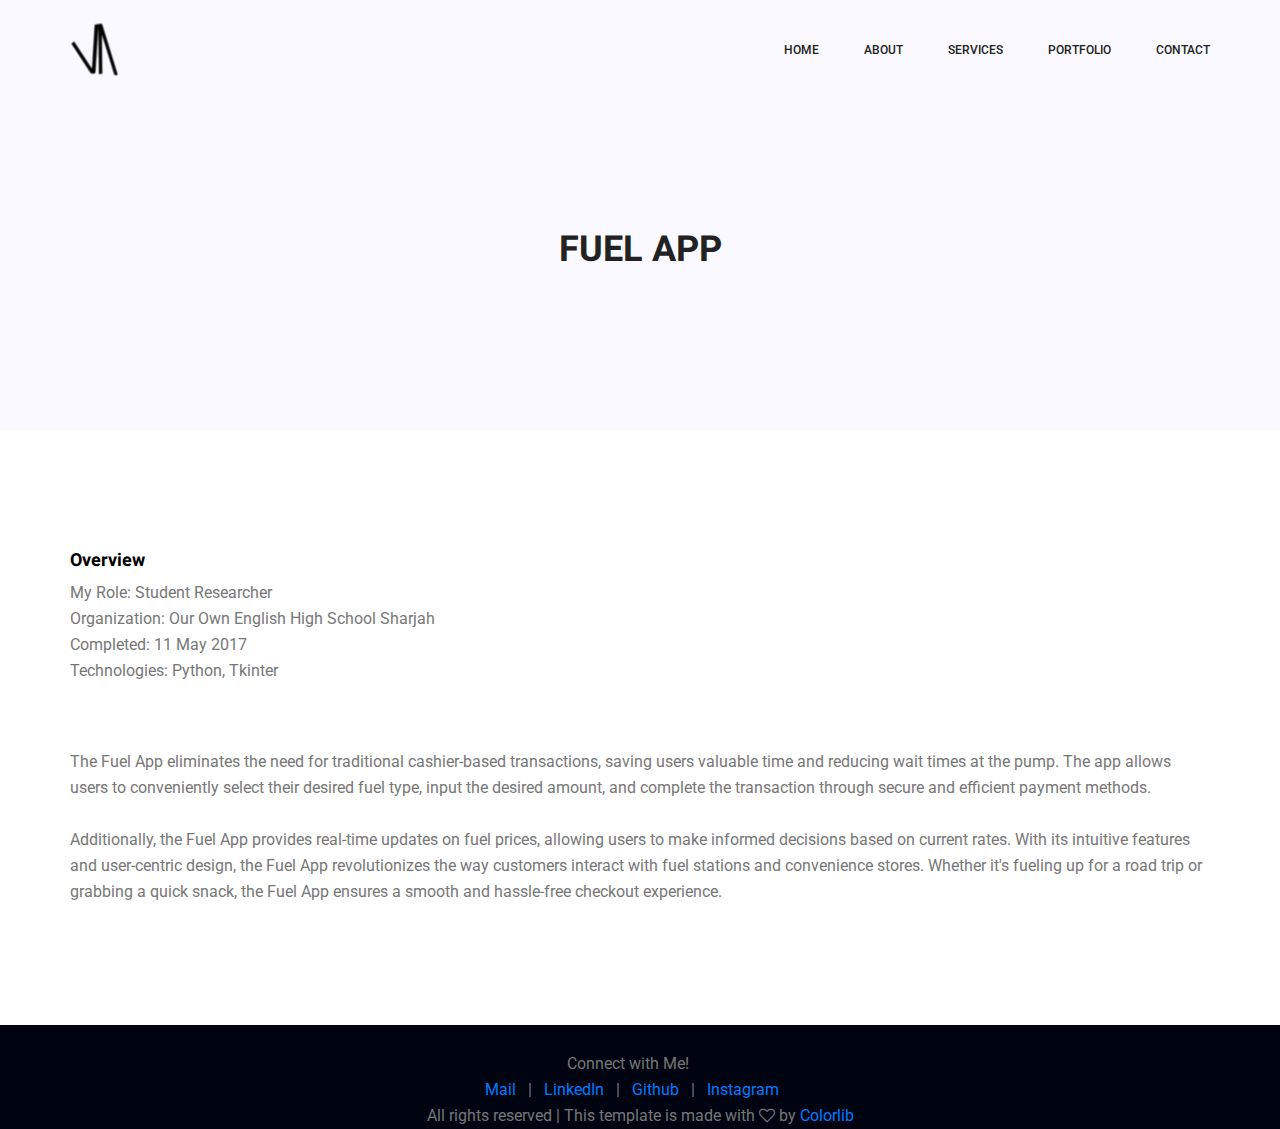
<file: P4-FuelApp.html>
<!doctype html>
<html lang="en">
    <head>
        <!-- Required meta tags -->
        <meta charset="utf-8">
        <meta name="viewport" content="width=device-width, initial-scale=1, shrink-to-fit=no">
        <link rel="icon" href="img/favicon.png" type="image/png">
        <title>Venkatnarayan G</title>
        <!-- Bootstrap CSS -->
        <link rel="stylesheet" href="css/bootstrap.css">
        <link rel="stylesheet" href="vendors/linericon/style.css">
        <link rel="stylesheet" href="css/font-awesome.min.css">
        <link rel="stylesheet" href="vendors/owl-carousel/owl.carousel.min.css">
        <link rel="stylesheet" href="vendors/lightbox/simpleLightbox.css">
        <link rel="stylesheet" href="vendors/nice-select/css/nice-select.css">
        <link rel="stylesheet" href="vendors/animate-css/animate.css">
        <link rel="stylesheet" href="vendors/flaticon/flaticon.css">
        <!-- main css -->
        <link rel="stylesheet" href="css/style.css">
        <link rel="stylesheet" href="css/responsive.css">
    </head>
    <body>
        
        <!--================Header Menu Area =================-->
        <header class="header_area">
            <div class="main_menu" id="mainNav">
            	<nav class="navbar navbar-expand-lg navbar-light">
					<div class="container box_1620">
						<!-- Brand and toggle get grouped for better mobile display -->
						<a class="navbar-brand logo_h" href="index.html"><img src="img/GB Bold VNG Final.gif" style="width:15%" alt=""></a>
						<button class="navbar-toggler" type="button" data-toggle="collapse" data-target="#navbarSupportedContent" aria-controls="navbarSupportedContent" aria-expanded="false" aria-label="Toggle navigation">
							<span class="icon-bar"></span>
							<span class="icon-bar"></span>
							<span class="icon-bar"></span>
						</button>
						<!-- Collect the nav links, forms, and other content for toggling -->
						<div class="collapse navbar-collapse offset" id="navbarSupportedContent">
							<ul class="nav navbar-nav menu_nav ml-auto">
								<li class="nav-item active"><a class="nav-link" href="index.html">Home</a></li> 
								<li class="nav-item"><a class="nav-link" href="about-me.html">About</a></li> 
								<li class="nav-item"><a class="nav-link" href="services.html">Services</a>
								<li class="nav-item"><a class="nav-link" href="portfolio.html">Portfolio</a></li>
								<li class="nav-item"><a class="nav-link" href="contact.html">Contact</a></li>
							</ul>
						</div> 
					</div>
            	</nav>
            </div>
        </header>
        <!--================Header Menu Area =================-->
        
        <!--================Home Banner Area =================-->
        <section class="banner_area">
            <div class="banner_inner d-flex align-items-center">
            	<div class="overlay bg-parallax" data-stellar-ratio="0.9" data-stellar-vertical-offset="0" data-background=""></div>
				<div class="container">
					<div class="banner_content text-center">
						<h2>Fuel App</h2>
					</div>
				</div>
            </div>
        </section>
        <!--================End Home Banner Area =================-->
 
        <!--================Portfolio Details Area =================-->
        <section class="portfolio_details_area p_120">
        	<div class="container">
        		<div class="portfolio_details_inner">
					<div class="row">
						<div class="col-md-6">
							<h4 style="color: black;">Overview</h4>
							<div class="portfolio">
								<ul class="list">
									<li><span>My Role</span>: Student Researcher</li>
									<li><span>Organization</span>: Our Own English High School Sharjah</li>
									<li><span>Completed</span>: 11 May 2017</li>
									<li><span>Technologies</span>: Python, Tkinter</li>
								</ul>
							</div>
						</div>
					</div>
					The Fuel App eliminates the need for traditional cashier-based transactions, saving users valuable time and reducing wait times at the pump. The app allows users to conveniently select their desired fuel type, input the desired amount, and complete the transaction through secure and efficient payment methods.<br>
					<br>Additionally, the Fuel App provides real-time updates on fuel prices, allowing users to make informed decisions based on current rates. With its intuitive features and user-centric design, the Fuel App revolutionizes the way customers interact with fuel stations and convenience stores. Whether it's fueling up for a road trip or grabbing a quick snack, the Fuel App ensures a smooth and hassle-free checkout experience.
				</div>
        	</div>
        </section>
        <!--================End Portfolio Details Area =================-->
        
        <!--================Footer Area =================-->
        <footer class="footer_area">
			<center>
        	<div class="container">
				<div><br></div>
					Connect with Me! &nbsp &nbsp &nbsp<br>
					<a href="mailto: venkatnarayan.official@gmail.com">Mail</a>  &nbsp | &nbsp
					<a href="https://www.linkedin.com/in/venkatng/">LinkedIn</a> &nbsp | &nbsp
					<a href="https://github.com/gvenkatn">Github</a>	  &nbsp | &nbsp
					<a href="https://www.instagram.com/gvenkatnarayan/">Instagram</a> &nbsp &nbsp
					<br>
					All rights reserved | This template is made with <i class="fa fa-heart-o" aria-hidden="true"></i> by <a href="https://colorlib.com" target="_blank">Colorlib</a>
        	</div>
			</center>
        </footer>
        <!--================End Footer Area =================-->

        
        
        
        <!-- Optional JavaScript -->
        <!-- jQuery first, then Popper.js, then Bootstrap JS -->
        <script src="js/jquery-3.2.1.min.js"></script>
        <script src="js/popper.js"></script>
        <script src="js/bootstrap.min.js"></script>
        <script src="js/stellar.js"></script>
        <script src="vendors/lightbox/simpleLightbox.min.js"></script>
        <script src="vendors/nice-select/js/jquery.nice-select.min.js"></script>
        <script src="vendors/isotope/imagesloaded.pkgd.min.js"></script>
        <script src="vendors/isotope/isotope-min.js"></script>
        <script src="vendors/owl-carousel/owl.carousel.min.js"></script>
        <script src="js/jquery.ajaxchimp.min.js"></script>
        <script src="js/mail-script.js"></script>
        <script src="vendors/counter-up/jquery.waypoints.min.js"></script>
        <script src="vendors/counter-up/jquery.counterup.min.js"></script>
        <script src="js/theme.js"></script>
    </body>
</html>
</file>
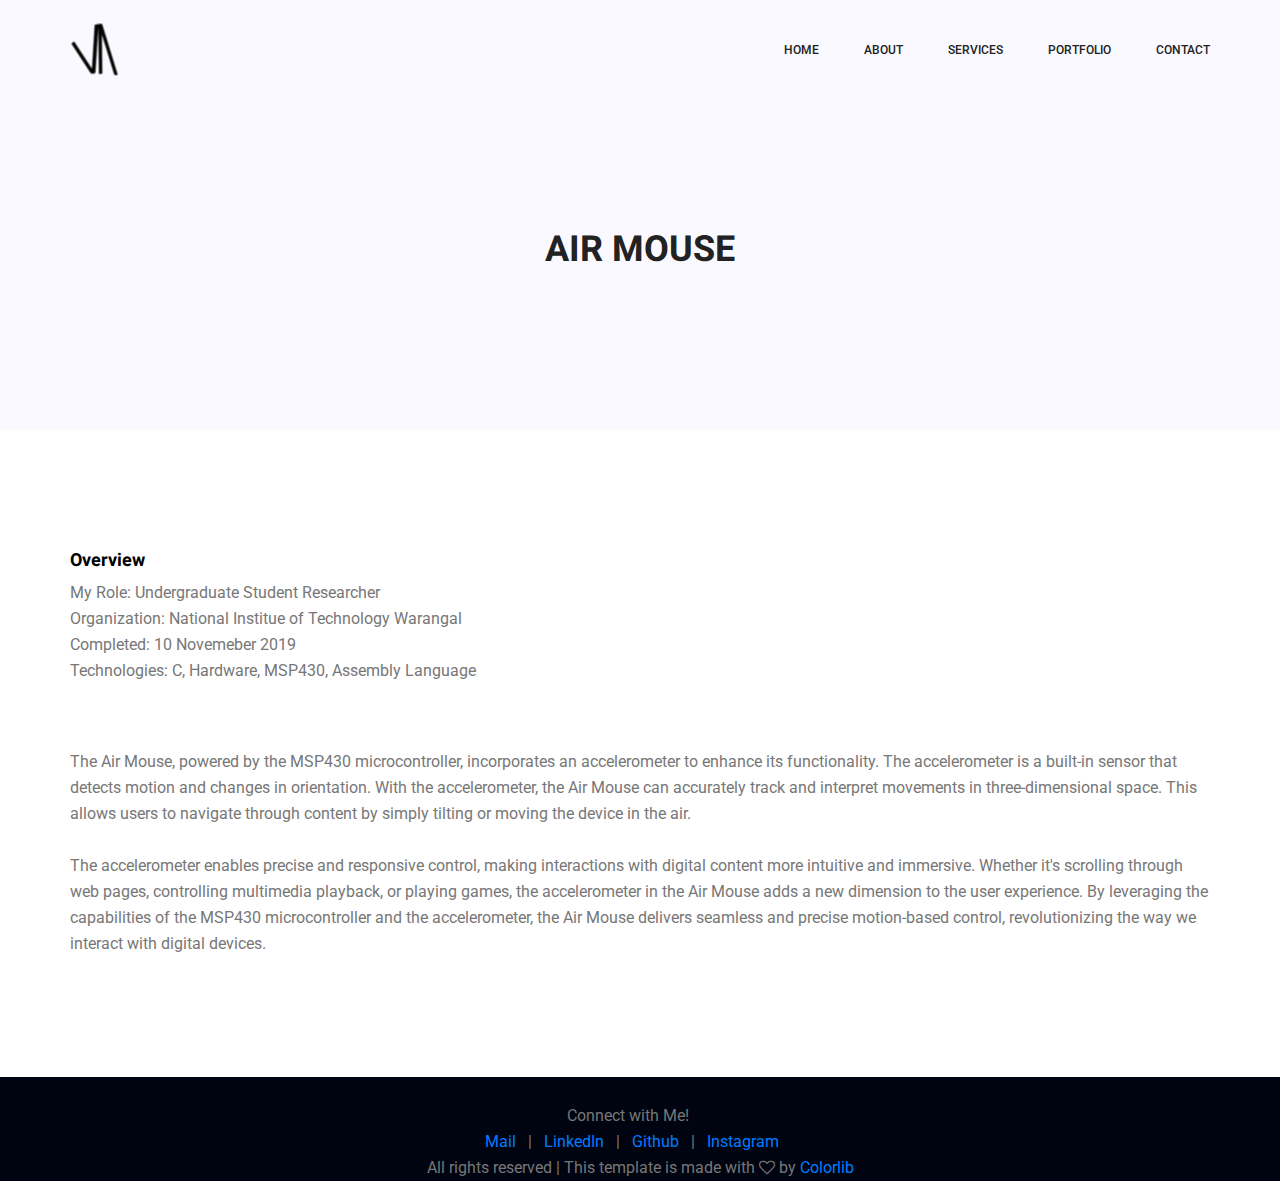
<file: P6-AirMouse.html>
<!doctype html>
<html lang="en">
    <head>
        <!-- Required meta tags -->
        <meta charset="utf-8">
        <meta name="viewport" content="width=device-width, initial-scale=1, shrink-to-fit=no">
        <link rel="icon" href="img/favicon.png" type="image/png">
        <title>Venkatnarayan G</title>
        <!-- Bootstrap CSS -->
        <link rel="stylesheet" href="css/bootstrap.css">
        <link rel="stylesheet" href="vendors/linericon/style.css">
        <link rel="stylesheet" href="css/font-awesome.min.css">
        <link rel="stylesheet" href="vendors/owl-carousel/owl.carousel.min.css">
        <link rel="stylesheet" href="vendors/lightbox/simpleLightbox.css">
        <link rel="stylesheet" href="vendors/nice-select/css/nice-select.css">
        <link rel="stylesheet" href="vendors/animate-css/animate.css">
        <link rel="stylesheet" href="vendors/flaticon/flaticon.css">
        <!-- main css -->
        <link rel="stylesheet" href="css/style.css">
        <link rel="stylesheet" href="css/responsive.css">
    </head>
    <body>
        
        <!--================Header Menu Area =================-->
        <header class="header_area">
            <div class="main_menu" id="mainNav">
            	<nav class="navbar navbar-expand-lg navbar-light">
					<div class="container box_1620">
						<!-- Brand and toggle get grouped for better mobile display -->
						<a class="navbar-brand logo_h" href="index.html"><img src="img/GB Bold VNG Final.gif" style="width:15%" alt=""></a>
						<button class="navbar-toggler" type="button" data-toggle="collapse" data-target="#navbarSupportedContent" aria-controls="navbarSupportedContent" aria-expanded="false" aria-label="Toggle navigation">
							<span class="icon-bar"></span>
							<span class="icon-bar"></span>
							<span class="icon-bar"></span>
						</button>
						<!-- Collect the nav links, forms, and other content for toggling -->
						<div class="collapse navbar-collapse offset" id="navbarSupportedContent">
							<ul class="nav navbar-nav menu_nav ml-auto">
								<li class="nav-item active"><a class="nav-link" href="index.html">Home</a></li> 
								<li class="nav-item"><a class="nav-link" href="about-me.html">About</a></li> 
								<li class="nav-item"><a class="nav-link" href="services.html">Services</a>
								<li class="nav-item"><a class="nav-link" href="portfolio.html">Portfolio</a></li>
								<li class="nav-item"><a class="nav-link" href="contact.html">Contact</a></li>
							</ul>
						</div> 
					</div>
            	</nav>
            </div>
        </header>
        <!--================Header Menu Area =================-->
        
        <!--================Home Banner Area =================-->
        <section class="banner_area">
            <div class="banner_inner d-flex align-items-center">
            	<div class="overlay bg-parallax" data-stellar-ratio="0.9" data-stellar-vertical-offset="0" data-background=""></div>
				<div class="container">
					<div class="banner_content text-center">
						<h2>Air Mouse</h2>
					</div>
				</div>
            </div>
        </section>
        <!--================End Home Banner Area =================-->
 
        <!--================Portfolio Details Area =================-->
        <section class="portfolio_details_area p_120">
        	<div class="container">
        		<div class="portfolio_details_inner">
					<div class="row">
						<div class="col-md-6">
							<h4 style="color: black;">Overview</h4>
							<div class="portfolio">
								<ul class="list">
									<li><span>My Role</span>: Undergraduate Student Researcher</li>
									<li><span>Organization</span>: National Institue of Technology Warangal</li>
									<li><span>Completed</span>: 10 Novemeber 2019</li>
									<li><span>Technologies</span>: C, Hardware, MSP430, Assembly Language</li>
								</ul>
							</div>
						</div>
					</div>
					The Air Mouse, powered by the MSP430 microcontroller, incorporates an accelerometer to enhance its functionality. The accelerometer is a built-in sensor that detects motion and changes in orientation. With the accelerometer, the Air Mouse can accurately track and interpret movements in three-dimensional space. This allows users to navigate through content by simply tilting or moving the device in the air.<br><br>
					The accelerometer enables precise and responsive control, making interactions with digital content more intuitive and immersive. Whether it's scrolling through web pages, controlling multimedia playback, or playing games, the accelerometer in the Air Mouse adds a new dimension to the user experience. By leveraging the capabilities of the MSP430 microcontroller and the accelerometer, the Air Mouse delivers seamless and precise motion-based control, revolutionizing the way we interact with digital devices.<br>
					</div>
        	</div>
        </section>
        <!--================End Portfolio Details Area =================-->
        
         <!--================Footer Area =================-->
		 <footer class="footer_area">
			<center>
        	<div class="container">
				<div><br></div>
					Connect with Me! &nbsp &nbsp &nbsp<br>
					<a href="mailto: venkatnarayan.official@gmail.com">Mail</a>  &nbsp | &nbsp
					<a href="https://www.linkedin.com/in/venkatng/">LinkedIn</a> &nbsp | &nbsp
					<a href="https://github.com/gvenkatn">Github</a>	  &nbsp | &nbsp
					<a href="https://www.instagram.com/gvenkatnarayan/">Instagram</a> &nbsp &nbsp
					<br>
					All rights reserved | This template is made with <i class="fa fa-heart-o" aria-hidden="true"></i> by <a href="https://colorlib.com" target="_blank">Colorlib</a>
        	</div>
			</center>
        </footer>
        <!--================End Footer Area =================-->

        
        <!-- Optional JavaScript -->
        <!-- jQuery first, then Popper.js, then Bootstrap JS -->
        <script src="js/jquery-3.2.1.min.js"></script>
        <script src="js/popper.js"></script>
        <script src="js/bootstrap.min.js"></script>
        <script src="js/stellar.js"></script>
        <script src="vendors/lightbox/simpleLightbox.min.js"></script>
        <script src="vendors/nice-select/js/jquery.nice-select.min.js"></script>
        <script src="vendors/isotope/imagesloaded.pkgd.min.js"></script>
        <script src="vendors/isotope/isotope-min.js"></script>
        <script src="vendors/owl-carousel/owl.carousel.min.js"></script>
        <script src="js/jquery.ajaxchimp.min.js"></script>
        <script src="js/mail-script.js"></script>
        <script src="vendors/counter-up/jquery.waypoints.min.js"></script>
        <script src="vendors/counter-up/jquery.counterup.min.js"></script>
        <script src="js/theme.js"></script>
    </body>
</html>
</file>
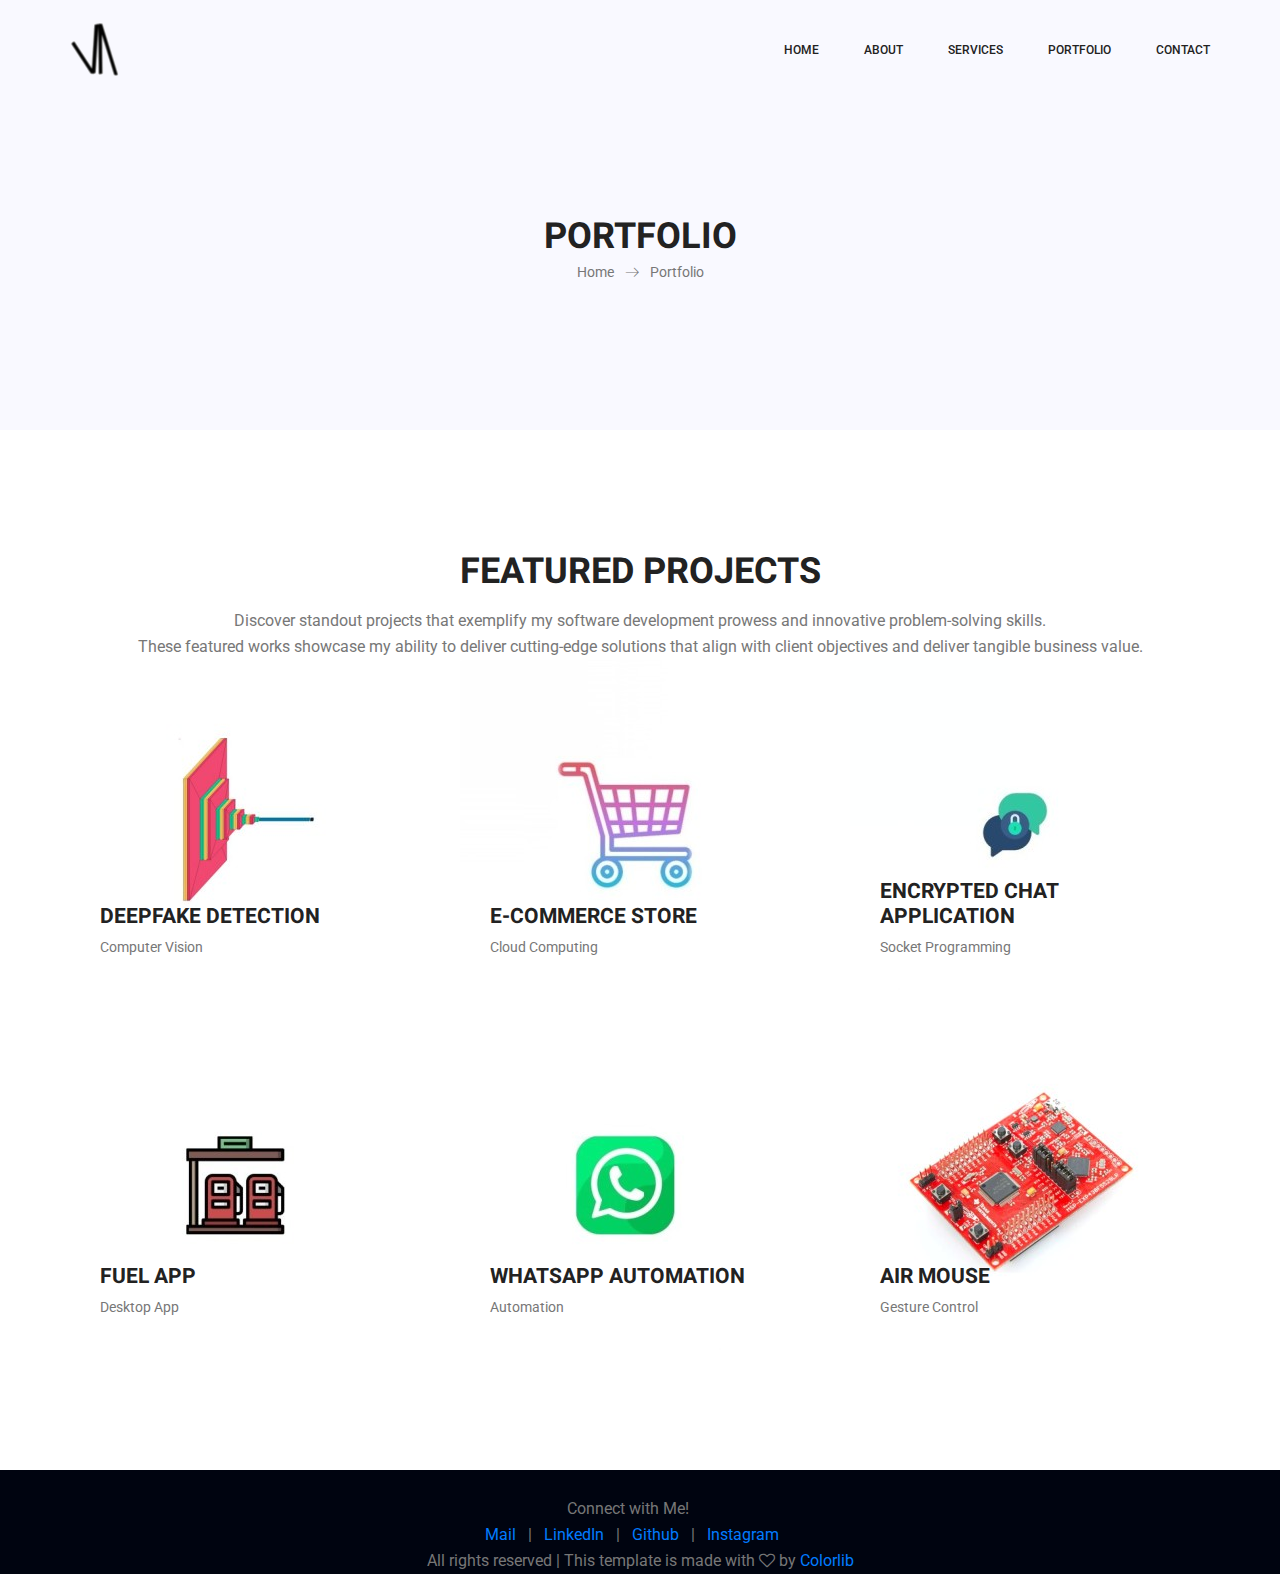
<file: portfolio.html>
<!doctype html>
<html lang="en">
    <head>
        <!-- Required meta tags -->
        <meta charset="utf-8">
        <meta name="viewport" content="width=device-width, initial-scale=1, shrink-to-fit=no">
        <link rel="icon" href="img/favicon.png" type="image/png">
        <title>Venkatnarayan G</title>
        <!-- Bootstrap CSS -->
        <link rel="stylesheet" href="css/bootstrap.css">
        <link rel="stylesheet" href="vendors/linericon/style.css">
        <link rel="stylesheet" href="css/font-awesome.min.css">
        <link rel="stylesheet" href="vendors/owl-carousel/owl.carousel.min.css">
        <link rel="stylesheet" href="vendors/lightbox/simpleLightbox.css">
        <link rel="stylesheet" href="vendors/nice-select/css/nice-select.css">
        <link rel="stylesheet" href="vendors/animate-css/animate.css">
        <link rel="stylesheet" href="vendors/flaticon/flaticon.css">
        <!-- main css -->
        <link rel="stylesheet" href="css/style.css">
        <link rel="stylesheet" href="css/responsive.css">
    </head>
    <body>
        
         <!--================Header Menu Area =================-->
		 <header class="header_area">
            <div class="main_menu" id="mainNav">
            	<nav class="navbar navbar-expand-lg navbar-light">
					<div class="container box_1620">
						<!-- Brand and toggle get grouped for better mobile display -->
						<a class="navbar-brand logo_h" href="index.html"><img src="img/GB Bold VNG Final.gif" style="width:15%" alt=""></a>
						<button class="navbar-toggler" type="button" data-toggle="collapse" data-target="#navbarSupportedContent" aria-controls="navbarSupportedContent" aria-expanded="false" aria-label="Toggle navigation">
							<span class="icon-bar"></span>
							<span class="icon-bar"></span>
							<span class="icon-bar"></span>
						</button>
						<!-- Collect the nav links, forms, and other content for toggling -->
						<div class="collapse navbar-collapse offset" id="navbarSupportedContent">
							<ul class="nav navbar-nav menu_nav ml-auto">
								<li class="nav-item active"><a class="nav-link" href="index.html">Home</a></li> 
								<li class="nav-item"><a class="nav-link" href="about-me.html">About</a></li> 
								<li class="nav-item"><a class="nav-link" href="services.html">Services</a>
								<li class="nav-item"><a class="nav-link" href="portfolio.html">Portfolio</a></li>
								<li class="nav-item"><a class="nav-link" href="contact.html">Contact</a></li>
							</ul>
						</div> 
					</div>
            	</nav>
            </div>
        </header>
        <!--================Header Menu Area =================-->
       
        <!--================Home Banner Area =================-->
        <section class="banner_area">
            <div class="banner_inner d-flex align-items-center">
            	<div class="overlay bg-parallax" data-stellar-ratio="0.9" data-stellar-vertical-offset="0" data-background=""></div>
				<div class="container">
					<div class="banner_content text-center">
						<h2>Portfolio</h2>
						<div class="page_link">
							<a href="index.html">Home</a>
							<a href="portfolio.html">Portfolio</a>
						</div>
						
					</div>
				</div>
            </div>
        </section>
        <!--================End Home Banner Area =================-->
        
                <!--================Projects Area =================-->
				<section class="projects_area p_120">
					<div class="container">
						<div class="main_title" style="margin: auto auto 0px auto;">
							<h2> Featured Projects</h2>
						</div>
						<center>
						 Discover standout projects that exemplify my software development prowess and innovative problem-solving skills. <br>
							These featured works showcase my ability to deliver cutting-edge solutions that align with client objectives and deliver tangible business value.
						</center>
						<div class="projects_inner row">
							<div class="col-lg-4 col-sm-6 brand web">
								<div class="projects_item">
									<img class="img-fluid" src="img/Arch.jpg" alt="">
									<div class="projects_text">
										<center><a href="P1-DeepFakeDetection.html"><h4>Deepfake Detection</h4></a></center>
										<p>Computer Vision</p>
									
									</div>
								</div>
							</div>
							<div class="col-lg-4 col-sm-6 brand work">
								<div class="projects_item">
									<img class="img-fluid" src="img/shopping_cart.jpg" alt="">
									<div class="projects_text">
										<a href="https://github.com/gvenkatn/Taide/blob/main/README.md"><h4>E-Commerce Store</h4></a>
										<p>Cloud Computing</p>
									</div>
								</div>
							</div>
							<div class="col-lg-4 col-sm-6 work">
								<div class="projects_item">
									<img class="img-fluid" src="img/EncryptedChatApp.jpg" alt="">
									<div class="projects_text">
										<a href="P3-EncryptedCA.html"><h4>Encrypted Chat Application</h4></a>
										<p>Socket Programming</p>
									</div>
								</div>
							</div>
							<div class="col-lg-4 col-sm-6 brand web">
								<div class="projects_item">
									<img class="img-fluid" src="img/fuelapp.jpeg" alt="">
									<div class="projects_text">
										<a href="P4-FuelApp.html"><h4>Fuel App</h4></a>
										<p>Desktop App</p>
									</div>
								</div>
							</div>
							<div class="col-lg-4 col-sm-6 brand work web">
								<div class="projects_item">
									<img class="img-fluid" src="img/wat.jpeg" alt="">
									<div class="projects_text">
										<a href="https://github.com/gvenkatn/Whats-App-Automation"><h4>WhatsApp Automation</h4></a>
										<p>Automation</p>
									</div>
								</div>
							</div>
							<div class="col-lg-4 col-sm-6 brand work">
								<div class="projects_item">
									<img class="img-fluid" src="img/MSP430.jpeg" alt="">
									<div class="projects_text">
										<a href="P6-AirMouse.html"><h4>Air Mouse</h4></a>
										<p>Gesture Control</p>
									</div>
								</div>
							</div>
							
						</div>
					</div>
				</section>
				<!--================End Projects Area =================-->
		
         <!--================Footer Area =================-->
		 <footer class="footer_area">
			<center>
        	<div class="container">
				<div><br></div>
					Connect with Me! &nbsp &nbsp &nbsp<br>
					<a href="mailto: venkatnarayan.official@gmail.com">Mail</a>  &nbsp | &nbsp
					<a href="https://www.linkedin.com/in/venkatng/">LinkedIn</a> &nbsp | &nbsp
					<a href="https://github.com/gvenkatn">Github</a>	  &nbsp | &nbsp
					<a href="https://www.instagram.com/gvenkatnarayan/">Instagram</a> &nbsp  &nbsp
					<br>
					All rights reserved | This template is made with <i class="fa fa-heart-o" aria-hidden="true"></i> by <a href="https://colorlib.com" target="_blank">Colorlib</a>
        	</div>
			</center>
        </footer>
        <!--================End Footer Area =================-->

        
        
        
        <!-- Optional JavaScript -->
        <!-- jQuery first, then Popper.js, then Bootstrap JS -->
        <script src="js/jquery-3.2.1.min.js"></script>
        <script src="js/popper.js"></script>
        <script src="js/bootstrap.min.js"></script>
        <script src="js/stellar.js"></script>
        <script src="vendors/lightbox/simpleLightbox.min.js"></script>
        <script src="vendors/nice-select/js/jquery.nice-select.min.js"></script>
        <script src="vendors/isotope/imagesloaded.pkgd.min.js"></script>
        <script src="vendors/isotope/isotope-min.js"></script>
        <script src="vendors/owl-carousel/owl.carousel.min.js"></script>
        <script src="js/jquery.ajaxchimp.min.js"></script>
        <script src="js/mail-script.js"></script>
        <script src="vendors/counter-up/jquery.waypoints.min.js"></script>
        <script src="vendors/counter-up/jquery.counterup.min.js"></script>
        <script src="js/theme.js"></script>
    </body>
</html>
</file>
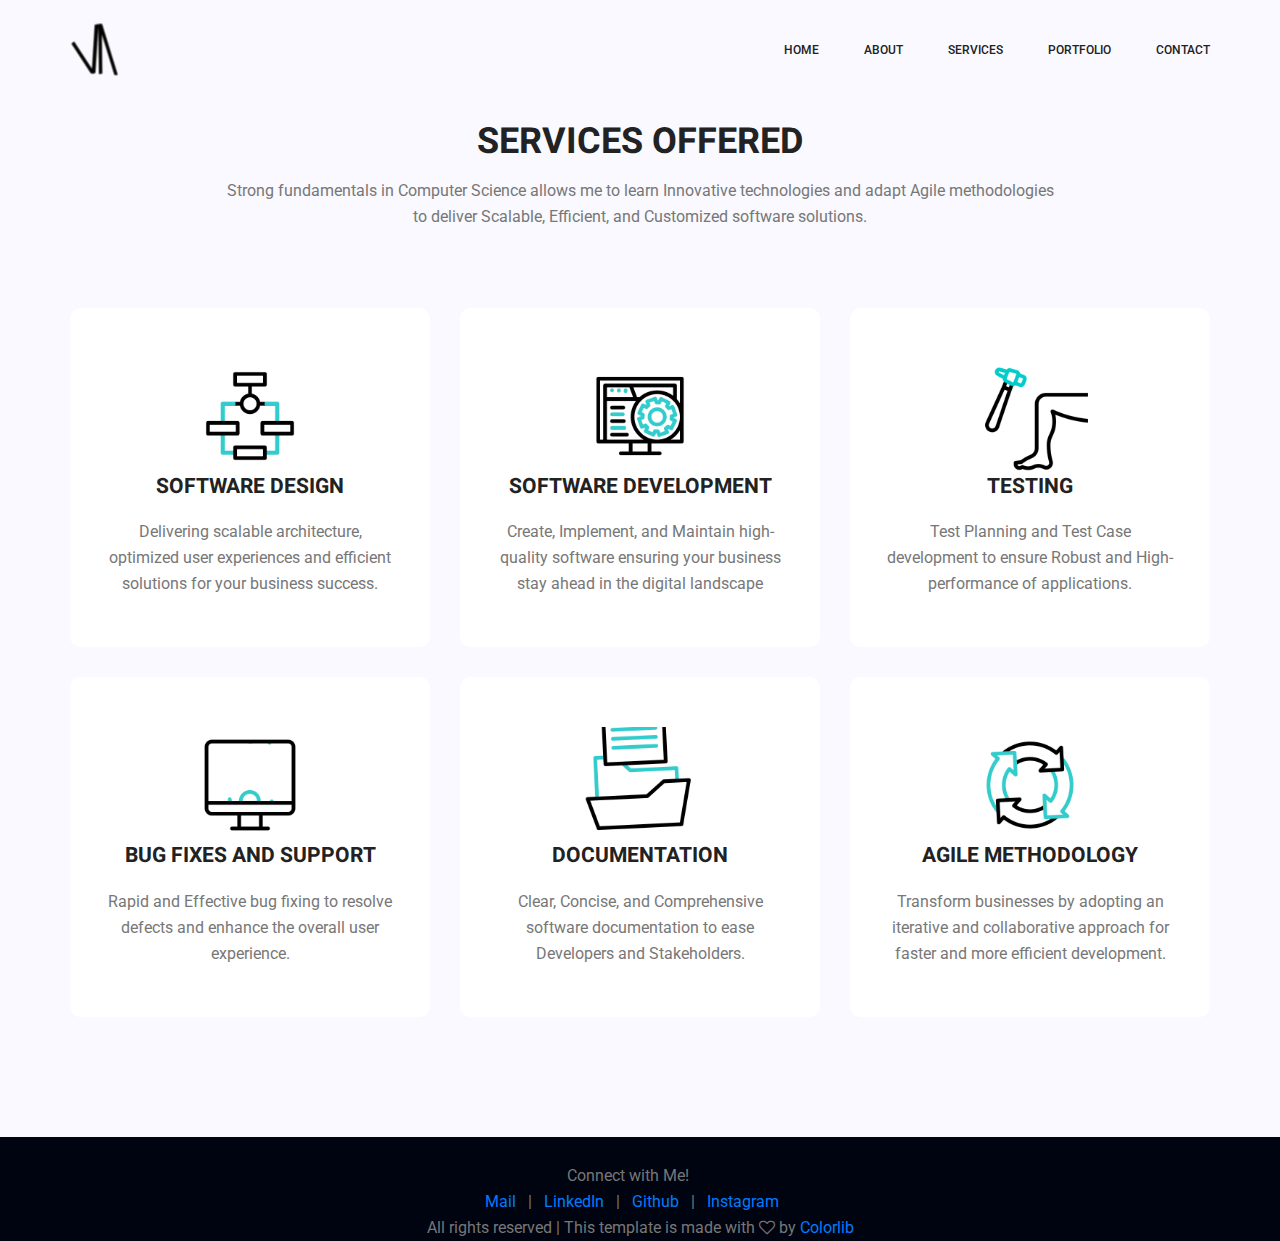
<file: services.html>
<!doctype html>
<html lang="en">
    <head>
        <!-- Required meta tags -->
        <meta charset="utf-8">
        <meta name="viewport" content="width=device-width, initial-scale=1, shrink-to-fit=no">
        <link rel="icon" href="img/favicon.png" type="image/png">
        <title>Venkatnarayan G</title>
        <!-- Bootstrap CSS -->
        <link rel="stylesheet" href="css/bootstrap.css">
        <link rel="stylesheet" href="vendors/linericon/style.css">
        <link rel="stylesheet" href="css/font-awesome.min.css">
        <link rel="stylesheet" href="vendors/owl-carousel/owl.carousel.min.css">
        <link rel="stylesheet" href="vendors/lightbox/simpleLightbox.css">
        <link rel="stylesheet" href="vendors/nice-select/css/nice-select.css">
        <link rel="stylesheet" href="vendors/animate-css/animate.css">
        <link rel="stylesheet" href="vendors/flaticon/flaticon.css">
        <!-- main css -->
        <link rel="stylesheet" href="css/style.css">
        <link rel="stylesheet" href="css/responsive.css">
    </head>
    <body>
        
        <!--================Header Menu Area =================-->
        <header class="header_area">
            <div class="main_menu" id="mainNav">
            	<nav class="navbar navbar-expand-lg navbar-light">
					<div class="container box_1620">
						<!-- Brand and toggle get grouped for better mobile display -->
						<a class="navbar-brand logo_h" href="index.html"><img src="img/GB Bold VNG Final.gif" style="width:15%" alt=""></a>
						<button class="navbar-toggler" type="button" data-toggle="collapse" data-target="#navbarSupportedContent" aria-controls="navbarSupportedContent" aria-expanded="false" aria-label="Toggle navigation">
							<span class="icon-bar"></span>
							<span class="icon-bar"></span>
							<span class="icon-bar"></span>
						</button>
						<!-- Collect the nav links, forms, and other content for toggling -->
						<div class="collapse navbar-collapse offset" id="navbarSupportedContent">
							<ul class="nav navbar-nav menu_nav ml-auto">
								<li class="nav-item active"><a class="nav-link" href="index.html">Home</a></li> 
								<li class="nav-item"><a class="nav-link" href="about-me.html">About</a></li> 
								<li class="nav-item"><a class="nav-link" href="services.html">Services</a>
								<li class="nav-item"><a class="nav-link" href="portfolio.html">Portfolio</a></li>
								<li class="nav-item"><a class="nav-link" href="contact.html">Contact</a></li>
							</ul>
						</div> 
					</div>
            	</nav>
            </div>
        </header>
        <!--================Header Menu Area =================-->
        
         <!--================Feature Area =================-->
		 <section class="feature_area p_120">
        	<div class="container">
        		<div class="main_title" style="margin: auto auto 0px auto;">
        			<h2>Services Offered</h2>
        		</div>
				<div><center>
				Strong fundamentals in Computer Science allows me to learn Innovative technologies and adapt Agile methodologies <br>
				to deliver Scalable, Efficient, and Customized software solutions.
				</center></div>
				<br><br><br>
        		<div class="feature_inner row">
        			<div class="col-lg-4 col-md-6">
        				<div class="feature_item">
        					<center><img src="flaticons/png/flow.gif" style="width:40%">
        					<h4>Software Design</h4>
        					<p>Delivering scalable architecture, optimized user experiences and efficient solutions for your business success.</p>
						</center>
						</div>
        			</div>
        			<div class="col-lg-4 col-md-6">
        				<div class="feature_item">
        					<center><img src="flaticons/png/php.gif" style="width:40%">
        					<h4>Software Development</h4>
							<p> Create, Implement, and Maintain high-quality software ensuring your business stay ahead in the digital landscape</p>
							</center>
        				</div>
        			</div>
        			<div class="col-lg-4 col-md-6">
        				<div class="feature_item">
        					<center><img src="flaticons/png/testing.gif" style="width:40%">
        					<h4>Testing</h4>
        					<p>Test Planning and Test Case development to ensure Robust and High-performance of applications.</p>
							</center>
						</div>
        			</div>
        			<div class="col-lg-4 col-md-6">
        				<div class="feature_item">
        					<center><img src="flaticons/png/virus.gif" style="width:40%">
        					<h4>Bug Fixes and Support</h4>
							<p>Rapid and Effective bug fixing to resolve defects and enhance the overall user experience.</p>
							</center>
        				</div>
        			</div>
        			<div class="col-lg-4 col-md-6">
        				<div class="feature_item">
        					<center><img src="flaticons/png/folder.gif" style="width:40%">
        					<h4>Documentation</h4>
							<p>Clear, Concise, and Comprehensive software documentation to ease Developers and Stakeholders.</p>
							</center>
        				</div>
        			</div>
					<div class="col-lg-4 col-md-6">
        				<div class="feature_item">
        					<center><img src="flaticons/png/diagram.gif" style="width:40%">
        					<h4>Agile Methodology</h4>
							<p>Transform businesses by adopting an iterative and collaborative approach for faster and more efficient development.</p>
							</center>
        				</div>
        			</div>
        		</div>
        	</div>
        </section>
        <!--================End Feature Area =================--> 
		       
         <!--================Footer Area =================-->
		 <footer class="footer_area">
			<center>
        	<div class="container">
				<div><br></div>
					Connect with Me! &nbsp &nbsp &nbsp<br>
					<a href="mailto: venkatnarayan.official@gmail.com">Mail</a>  &nbsp | &nbsp
					<a href="https://www.linkedin.com/in/venkatng/">LinkedIn</a> &nbsp | &nbsp
					<a href="https://github.com/gvenkatn">Github</a>	  &nbsp | &nbsp
					<a href="https://www.instagram.com/gvenkatnarayan/">Instagram</a> &nbsp &nbsp
					<br>
					All rights reserved | This template is made with <i class="fa fa-heart-o" aria-hidden="true"></i> by <a href="https://colorlib.com" target="_blank">Colorlib</a>
        	</div>
			</center>
        </footer>
        <!--================End Footer Area =================-->
  
        
        
        
        <!-- Optional JavaScript -->
        <!-- jQuery first, then Popper.js, then Bootstrap JS -->
        <script src="js/jquery-3.2.1.min.js"></script>
        <script src="js/popper.js"></script>
        <script src="js/bootstrap.min.js"></script>
        <script src="js/stellar.js"></script>
        <script src="vendors/lightbox/simpleLightbox.min.js"></script>
        <script src="vendors/nice-select/js/jquery.nice-select.min.js"></script>
        <script src="vendors/isotope/imagesloaded.pkgd.min.js"></script>
        <script src="vendors/isotope/isotope-min.js"></script>
        <script src="vendors/owl-carousel/owl.carousel.min.js"></script>
        <script src="js/jquery.ajaxchimp.min.js"></script>
        <script src="js/mail-script.js"></script>
        <script src="vendors/counter-up/jquery.waypoints.min.js"></script>
        <script src="vendors/counter-up/jquery.counterup.min.js"></script>
        <script src="js/theme.js"></script>
    </body>
</html>
</file>
<file: vendors/linericon/style.css>
@font-face {
	font-family: 'Linearicons-Free';
	src:url('fonts/Linearicons-Free.eot?w118d');
	src:url('fonts/Linearicons-Free.eot?#iefixw118d') format('embedded-opentype'),
		url('fonts/Linearicons-Free.woff2?w118d') format('woff2'),
		url('fonts/Linearicons-Free.woff?w118d') format('woff'),
		url('fonts/Linearicons-Free.ttf?w118d') format('truetype'),
		url('fonts/Linearicons-Free.svg?w118d#Linearicons-Free') format('svg');
	font-weight: normal;
	font-style: normal;
}

.lnr {
	font-family: 'Linearicons-Free';
	speak: none;
	font-style: normal;
	font-weight: normal;
	font-variant: normal;
	text-transform: none;
	line-height: 1;

	/* Better Font Rendering =========== */
	-webkit-font-smoothing: antialiased;
	-moz-osx-font-smoothing: grayscale;
}

.lnr-home:before {
	content: "\e800";
}
.lnr-apartment:before {
	content: "\e801";
}
.lnr-pencil:before {
	content: "\e802";
}
.lnr-magic-wand:before {
	content: "\e803";
}
.lnr-drop:before {
	content: "\e804";
}
.lnr-lighter:before {
	content: "\e805";
}
.lnr-poop:before {
	content: "\e806";
}
.lnr-sun:before {
	content: "\e807";
}
.lnr-moon:before {
	content: "\e808";
}
.lnr-cloud:before {
	content: "\e809";
}
.lnr-cloud-upload:before {
	content: "\e80a";
}
.lnr-cloud-download:before {
	content: "\e80b";
}
.lnr-cloud-sync:before {
	content: "\e80c";
}
.lnr-cloud-check:before {
	content: "\e80d";
}
.lnr-database:before {
	content: "\e80e";
}
.lnr-lock:before {
	content: "\e80f";
}
.lnr-cog:before {
	content: "\e810";
}
.lnr-trash:before {
	content: "\e811";
}
.lnr-dice:before {
	content: "\e812";
}
.lnr-heart:before {
	content: "\e813";
}
.lnr-star:before {
	content: "\e814";
}
.lnr-star-half:before {
	content: "\e815";
}
.lnr-star-empty:before {
	content: "\e816";
}
.lnr-flag:before {
	content: "\e817";
}
.lnr-envelope:before {
	content: "\e818";
}
.lnr-paperclip:before {
	content: "\e819";
}
.lnr-inbox:before {
	content: "\e81a";
}
.lnr-eye:before {
	content: "\e81b";
}
.lnr-printer:before {
	content: "\e81c";
}
.lnr-file-empty:before {
	content: "\e81d";
}
.lnr-file-add:before {
	content: "\e81e";
}
.lnr-enter:before {
	content: "\e81f";
}
.lnr-exit:before {
	content: "\e820";
}
.lnr-graduation-hat:before {
	content: "\e821";
}
.lnr-license:before {
	content: "\e822";
}
.lnr-music-note:before {
	content: "\e823";
}
.lnr-film-play:before {
	content: "\e824";
}
.lnr-camera-video:before {
	content: "\e825";
}
.lnr-camera:before {
	content: "\e826";
}
.lnr-picture:before {
	content: "\e827";
}
.lnr-book:before {
	content: "\e828";
}
.lnr-bookmark:before {
	content: "\e829";
}
.lnr-user:before {
	content: "\e82a";
}
.lnr-users:before {
	content: "\e82b";
}
.lnr-shirt:before {
	content: "\e82c";
}
.lnr-store:before {
	content: "\e82d";
}
.lnr-cart:before {
	content: "\e82e";
}
.lnr-tag:before {
	content: "\e82f";
}
.lnr-phone-handset:before {
	content: "\e830";
}
.lnr-phone:before {
	content: "\e831";
}
.lnr-pushpin:before {
	content: "\e832";
}
.lnr-map-marker:before {
	content: "\e833";
}
.lnr-map:before {
	content: "\e834";
}
.lnr-location:before {
	content: "\e835";
}
.lnr-calendar-full:before {
	content: "\e836";
}
.lnr-keyboard:before {
	content: "\e837";
}
.lnr-spell-check:before {
	content: "\e838";
}
.lnr-screen:before {
	content: "\e839";
}
.lnr-smartphone:before {
	content: "\e83a";
}
.lnr-tablet:before {
	content: "\e83b";
}
.lnr-laptop:before {
	content: "\e83c";
}
.lnr-laptop-phone:before {
	content: "\e83d";
}
.lnr-power-switch:before {
	content: "\e83e";
}
.lnr-bubble:before {
	content: "\e83f";
}
.lnr-heart-pulse:before {
	content: "\e840";
}
.lnr-construction:before {
	content: "\e841";
}
.lnr-pie-chart:before {
	content: "\e842";
}
.lnr-chart-bars:before {
	content: "\e843";
}
.lnr-gift:before {
	content: "\e844";
}
.lnr-diamond:before {
	content: "\e845";
}
.lnr-linearicons:before {
	content: "\e846";
}
.lnr-dinner:before {
	content: "\e847";
}
.lnr-coffee-cup:before {
	content: "\e848";
}
.lnr-leaf:before {
	content: "\e849";
}
.lnr-paw:before {
	content: "\e84a";
}
.lnr-rocket:before {
	content: "\e84b";
}
.lnr-briefcase:before {
	content: "\e84c";
}
.lnr-bus:before {
	content: "\e84d";
}
.lnr-car:before {
	content: "\e84e";
}
.lnr-train:before {
	content: "\e84f";
}
.lnr-bicycle:before {
	content: "\e850";
}
.lnr-wheelchair:before {
	content: "\e851";
}
.lnr-select:before {
	content: "\e852";
}
.lnr-earth:before {
	content: "\e853";
}
.lnr-smile:before {
	content: "\e854";
}
.lnr-sad:before {
	content: "\e855";
}
.lnr-neutral:before {
	content: "\e856";
}
.lnr-mustache:before {
	content: "\e857";
}
.lnr-alarm:before {
	content: "\e858";
}
.lnr-bullhorn:before {
	content: "\e859";
}
.lnr-volume-high:before {
	content: "\e85a";
}
.lnr-volume-medium:before {
	content: "\e85b";
}
.lnr-volume-low:before {
	content: "\e85c";
}
.lnr-volume:before {
	content: "\e85d";
}
.lnr-mic:before {
	content: "\e85e";
}
.lnr-hourglass:before {
	content: "\e85f";
}
.lnr-undo:before {
	content: "\e860";
}
.lnr-redo:before {
	content: "\e861";
}
.lnr-sync:before {
	content: "\e862";
}
.lnr-history:before {
	content: "\e863";
}
.lnr-clock:before {
	content: "\e864";
}
.lnr-download:before {
	content: "\e865";
}
.lnr-upload:before {
	content: "\e866";
}
.lnr-enter-down:before {
	content: "\e867";
}
.lnr-exit-up:before {
	content: "\e868";
}
.lnr-bug:before {
	content: "\e869";
}
.lnr-code:before {
	content: "\e86a";
}
.lnr-link:before {
	content: "\e86b";
}
.lnr-unlink:before {
	content: "\e86c";
}
.lnr-thumbs-up:before {
	content: "\e86d";
}
.lnr-thumbs-down:before {
	content: "\e86e";
}
.lnr-magnifier:before {
	content: "\e86f";
}
.lnr-cross:before {
	content: "\e870";
}
.lnr-menu:before {
	content: "\e871";
}
.lnr-list:before {
	content: "\e872";
}
.lnr-chevron-up:before {
	content: "\e873";
}
.lnr-chevron-down:before {
	content: "\e874";
}
.lnr-chevron-left:before {
	content: "\e875";
}
.lnr-chevron-right:before {
	content: "\e876";
}
.lnr-arrow-up:before {
	content: "\e877";
}
.lnr-arrow-down:before {
	content: "\e878";
}
.lnr-arrow-left:before {
	content: "\e879";
}
.lnr-arrow-right:before {
	content: "\e87a";
}
.lnr-move:before {
	content: "\e87b";
}
.lnr-warning:before {
	content: "\e87c";
}
.lnr-question-circle:before {
	content: "\e87d";
}
.lnr-menu-circle:before {
	content: "\e87e";
}
.lnr-checkmark-circle:before {
	content: "\e87f";
}
.lnr-cross-circle:before {
	content: "\e880";
}
.lnr-plus-circle:before {
	content: "\e881";
}
.lnr-circle-minus:before {
	content: "\e882";
}
.lnr-arrow-up-circle:before {
	content: "\e883";
}
.lnr-arrow-down-circle:before {
	content: "\e884";
}
.lnr-arrow-left-circle:before {
	content: "\e885";
}
.lnr-arrow-right-circle:before {
	content: "\e886";
}
.lnr-chevron-up-circle:before {
	content: "\e887";
}
.lnr-chevron-down-circle:before {
	content: "\e888";
}
.lnr-chevron-left-circle:before {
	content: "\e889";
}
.lnr-chevron-right-circle:before {
	content: "\e88a";
}
.lnr-crop:before {
	content: "\e88b";
}
.lnr-frame-expand:before {
	content: "\e88c";
}
.lnr-frame-contract:before {
	content: "\e88d";
}
.lnr-layers:before {
	content: "\e88e";
}
.lnr-funnel:before {
	content: "\e88f";
}
.lnr-text-format:before {
	content: "\e890";
}
.lnr-text-format-remove:before {
	content: "\e891";
}
.lnr-text-size:before {
	content: "\e892";
}
.lnr-bold:before {
	content: "\e893";
}
.lnr-italic:before {
	content: "\e894";
}
.lnr-underline:before {
	content: "\e895";
}
.lnr-strikethrough:before {
	content: "\e896";
}
.lnr-highlight:before {
	content: "\e897";
}
.lnr-text-align-left:before {
	content: "\e898";
}
.lnr-text-align-center:before {
	content: "\e899";
}
.lnr-text-align-right:before {
	content: "\e89a";
}
.lnr-text-align-justify:before {
	content: "\e89b";
}
.lnr-line-spacing:before {
	content: "\e89c";
}
.lnr-indent-increase:before {
	content: "\e89d";
}
.lnr-indent-decrease:before {
	content: "\e89e";
}
.lnr-pilcrow:before {
	content: "\e89f";
}
.lnr-direction-ltr:before {
	content: "\e8a0";
}
.lnr-direction-rtl:before {
	content: "\e8a1";
}
.lnr-page-break:before {
	content: "\e8a2";
}
.lnr-sort-alpha-asc:before {
	content: "\e8a3";
}
.lnr-sort-amount-asc:before {
	content: "\e8a4";
}
.lnr-hand:before {
	content: "\e8a5";
}
.lnr-pointer-up:before {
	content: "\e8a6";
}
.lnr-pointer-right:before {
	content: "\e8a7";
}
.lnr-pointer-down:before {
	content: "\e8a8";
}
.lnr-pointer-left:before {
	content: "\e8a9";
}
</file>
<file: vendors/nice-select/css/nice-select.css>
.nice-select {
  -webkit-tap-highlight-color: transparent;
  background-color: #fff;
  border-radius: 5px;
  border: solid 1px #e8e8e8;
  box-sizing: border-box;
  clear: both;
  cursor: pointer;
  display: block;
  float: left;
  font-family: inherit;
  font-size: 14px;
  font-weight: normal;
  height: 42px;
  line-height: 40px;
  outline: none;
  padding-left: 18px;
  padding-right: 30px;
  position: relative;
  text-align: left !important;
  -webkit-transition: all 0.2s ease-in-out;
  transition: all 0.2s ease-in-out;
  -webkit-user-select: none;
     -moz-user-select: none;
      -ms-user-select: none;
          user-select: none;
  white-space: nowrap;
  width: auto; }
  .nice-select:hover {
    border-color: #dbdbdb; }
  .nice-select:active, .nice-select.open, .nice-select:focus {
    border-color: #999; }
  .nice-select:after {
    border-bottom: 2px solid #999;
    border-right: 2px solid #999;
    content: '';
    display: block;
    height: 5px;
    margin-top: -4px;
    pointer-events: none;
    position: absolute;
    right: 12px;
    top: 50%;
    -webkit-transform-origin: 66% 66%;
        -ms-transform-origin: 66% 66%;
            transform-origin: 66% 66%;
    -webkit-transform: rotate(45deg);
        -ms-transform: rotate(45deg);
            transform: rotate(45deg);
    -webkit-transition: all 0.15s ease-in-out;
    transition: all 0.15s ease-in-out;
    width: 5px; }
  .nice-select.open:after {
    -webkit-transform: rotate(-135deg);
        -ms-transform: rotate(-135deg);
            transform: rotate(-135deg); }
  .nice-select.open .list {
    opacity: 1;
    pointer-events: auto;
    -webkit-transform: scale(1) translateY(0);
        -ms-transform: scale(1) translateY(0);
            transform: scale(1) translateY(0); }
  .nice-select.disabled {
    border-color: #ededed;
    color: #999;
    pointer-events: none; }
    .nice-select.disabled:after {
      border-color: #cccccc; }
  .nice-select.wide {
    width: 100%; }
    .nice-select.wide .list {
      left: 0 !important;
      right: 0 !important; }
  .nice-select.right {
    float: right; }
    .nice-select.right .list {
      left: auto;
      right: 0; }
  .nice-select.small {
    font-size: 12px;
    height: 36px;
    line-height: 34px; }
    .nice-select.small:after {
      height: 4px;
      width: 4px; }
    .nice-select.small .option {
      line-height: 34px;
      min-height: 34px; }
  .nice-select .list {
    background-color: #fff;
    border-radius: 5px;
    box-shadow: 0 0 0 1px rgba(68, 68, 68, 0.11);
    box-sizing: border-box;
    margin-top: 4px;
    opacity: 0;
    overflow: hidden;
    padding: 0;
    pointer-events: none;
    position: absolute;
    top: 100%;
    left: 0;
    -webkit-transform-origin: 50% 0;
        -ms-transform-origin: 50% 0;
            transform-origin: 50% 0;
    -webkit-transform: scale(0.75) translateY(-21px);
        -ms-transform: scale(0.75) translateY(-21px);
            transform: scale(0.75) translateY(-21px);
    -webkit-transition: all 0.2s cubic-bezier(0.5, 0, 0, 1.25), opacity 0.15s ease-out;
    transition: all 0.2s cubic-bezier(0.5, 0, 0, 1.25), opacity 0.15s ease-out;
    z-index: 9; }
    .nice-select .list:hover .option:not(:hover) {
      background-color: transparent !important; }
  .nice-select .option {
    cursor: pointer;
    font-weight: 400;
    line-height: 40px;
    list-style: none;
    min-height: 40px;
    outline: none;
    padding-left: 18px;
    padding-right: 29px;
    text-align: left;
    -webkit-transition: all 0.2s;
    transition: all 0.2s; }
    .nice-select .option:hover, .nice-select .option.focus, .nice-select .option.selected.focus {
      background-color: #f6f6f6; }
    .nice-select .option.selected {
      font-weight: bold; }
    .nice-select .option.disabled {
      background-color: transparent;
      color: #999;
      cursor: default; }

.no-csspointerevents .nice-select .list {
  display: none; }

.no-csspointerevents .nice-select.open .list {
  display: block; }
</file>
<file: vendors/flaticon/flaticon.css>
/*
  	Flaticon icon font: Flaticon
  	Creation date: 26/06/2018 17:19
  	*/

@font-face {
  font-family: "Flaticon";
  src: url("./Flaticon.eot");
  src: url("./Flaticon.eot?#iefix") format("embedded-opentype"),
       url("./Flaticon.woff") format("woff"),
       url("./Flaticon.ttf") format("truetype"),
       url("./Flaticon.svg#Flaticon") format("svg");
  font-weight: normal;
  font-style: normal;
}

@media screen and (-webkit-min-device-pixel-ratio:0) {
  @font-face {
    font-family: "Flaticon";
    src: url("./Flaticon.svg#Flaticon") format("svg");
  }
}

[class^="flaticon-"]:before, [class*=" flaticon-"]:before,
[class^="flaticon-"]:after, [class*=" flaticon-"]:after {   
  font-family: Flaticon;
        font-size: 20px;
font-style: normal;
margin-left: 20px;
}

.flaticon-skyline:before { content: "\f100"; }
.flaticon-sketch:before { content: "\f101"; }
.flaticon-city:before { content: "\f102"; }
.flaticon-web-design:before { content: "\f103"; }
</file>
<file: css/style.css>
/*----------------------------------------------------
@File: Default Styles
@Author: Rocky Ahmed
@URL: http://wethemez.com
Author E-mail: rockybd1995@gmail.com

This file contains the styling for the actual theme, this
is the file you need to edit to change the look of the
theme.
---------------------------------------------------- */
/*=====================================================================
@Template Name: HostHub Construction 
@Author: Rocky Ahmed
@Developed By: Rocky Ahmed
@Developer URL: http://rocky.wethemez.com
Author E-mail: rockybd1995@gmail.com

@Default Styles

Table of Content:
01/ Variables
02/ predefin
03/ header
04/ button
05/ banner
06/ breadcrumb
07/ about
08/ team
09/ project 
10/ price 
11/ team 
12/ blog 
13/ video  
14/ features  
15/ career  
16/ contact 
17/ footer

=====================================================================*/
/*----------------------------------------------------*/
/*font Variables*/
/*Color Variables*/
/*=================== fonts ====================*/
@import url("https://fonts.googleapis.com/css?family=Heebo:300,400,500,700|Roboto:300,400,500,700");
/*---------------------------------------------------- */
/*----------------------------------------------------*/
.list {
  list-style: none;
  margin: 0px;
  padding: 0px; }

a {
  text-decoration: none;
  transition: all 0.3s ease-in-out; }
  a:hover, a:focus {
    text-decoration: none;
    outline: none; }

.row.m0 {
  margin: 0px; }

body {
  line-height: 26px;
  font-size: 16px;
  font-family: "Roboto", sans-serif;
  font-weight: normal;
  color: #777777; }

h1, h2, h3, h4, h5, h6 {
  font-family: "Heebo", sans-serif;
  font-weight: bold; }

button:focus {
  outline: none;
  box-shadow: none; }

.p_120 {
  padding-top: 120px;
  padding-bottom: 120px; }

.pad_top {
  padding-top: 120px; }

.pad_btm {
  padding-bottom: 120px; }

.mt-25 {
  margin-top: 25px; }

.p0 {
  padding-left: 0px;
  padding-right: 0px; }

@media (min-width: 1200px) {
  .container {
    max-width: 1170px; } }

@media (min-width: 1620px) {
  .box_1620 {
    max-width: 1650px;
    margin: auto; } }
.white_bg {
  background: #fff !important; }

/* Main Title Area css
============================================================================================ */
.main_title {
  text-align: center;
  margin-bottom: 75px; }
  .main_title h2 {
    font-family: "Heebo", sans-serif;
    font-size: 36px;
    color: #222222;
    font-weight: bold;
    margin-bottom: 15px;
    text-transform: uppercase; }
  .main_title p {
    font-size: 16px;
    font-family: "Roboto", sans-serif;
    line-height: 26px;
    color: #777777;
    margin-bottom: 0px;
    max-width: 570px;
    margin: auto; }
  .main_title.white h2 {
    color: #fff; }
  .main_title.white p {
    color: #fff;
    opacity: .6; }

/* End Main Title Area css
============================================================================================ */
/*---------------------------------------------------- */
/*----------------------------------------------------*/
.header_area {
  position: absolute;
  width: 100%;
  top: 0;
  left: 0;
  z-index: 99;
  transition: background 0.4s, all 0.3s linear; }
  .header_area .navbar {
    background: transparent;
    padding: 0px;
    border: 0px;
    border-radius: 0px; }
    .header_area .navbar .nav .nav-item {
      margin-right: 45px; }
      .header_area .navbar .nav .nav-item .nav-link {
        font: 500 12px/100px "Roboto", sans-serif;
        text-transform: uppercase;
        color: #222222;
        padding: 0px;
        display: inline-block; }
        .header_area .navbar .nav .nav-item .nav-link:after {
          display: none; }
      .header_area .navbar .nav .nav-item.submenu {
        position: relative; }
        .header_area .navbar .nav .nav-item.submenu ul {
          border: none;
          padding: 0px;
          border-radius: 0px;
          box-shadow: none;
          margin: 0px;
          background: #fff; }
          @media (min-width: 992px) {
            .header_area .navbar .nav .nav-item.submenu ul {
              position: absolute;
              top: 120%;
              left: 0px;
              min-width: 200px;
              text-align: left;
              opacity: 0;
              transition: all 300ms ease-in;
              visibility: hidden;
              display: block;
              border: none;
              padding: 0px;
              border-radius: 0px;
              box-shadow: 0px 10px 30px 0px rgba(0, 0, 0, 0.4); } }
          .header_area .navbar .nav .nav-item.submenu ul:before {
            content: "";
            width: 0;
            height: 0;
            border-style: solid;
            border-width: 10px 10px 0 10px;
            border-color: #eeeeee transparent transparent transparent;
            position: absolute;
            right: 24px;
            top: 45px;
            z-index: 3;
            opacity: 0;
            transition: all 400ms linear; }
          .header_area .navbar .nav .nav-item.submenu ul .nav-item {
            display: block;
            float: none;
            margin-right: 0px;
            border-bottom: 1px solid #ededed;
            margin-left: 0px;
            transition: all 0.4s linear; }
            .header_area .navbar .nav .nav-item.submenu ul .nav-item .nav-link {
              line-height: 45px;
              color: #222222;
              padding: 0px 30px;
              transition: all 150ms linear;
              display: block;
              margin-right: 0px; }
            .header_area .navbar .nav .nav-item.submenu ul .nav-item:last-child {
              border-bottom: none; }
            .header_area .navbar .nav .nav-item.submenu ul .nav-item:hover .nav-link {
              background: #8490ff;
              color: #fff; }
        @media (min-width: 992px) {
          .header_area .navbar .nav .nav-item.submenu:hover ul {
            visibility: visible;
            opacity: 1;
            top: 100%; } }
        .header_area .navbar .nav .nav-item.submenu:hover ul .nav-item {
          margin-top: 0px; }
      .header_area .navbar .nav .nav-item:last-child {
        margin-right: 0px; }
    .header_area .navbar .search {
      font-size: 12px;
      line-height: 60px;
      display: inline-block;
      color: #222222;
      margin-left: 80px; }
      .header_area .navbar .search i {
        font-weight: 600; }
  .header_area.navbar_fixed .main_menu {
    position: fixed;
    width: 100%;
    top: -70px;
    left: 0;
    right: 0;
    background: #fff;
    transform: translateY(70px);
    transition: transform 500ms ease, background 500ms ease;
    -webkit-transition: transform 500ms ease, background 500ms ease;
    box-shadow: 0px 3px 16px 0px rgba(0, 0, 0, 0.1); }
    .header_area.navbar_fixed .main_menu .navbar .nav .nav-item .nav-link {
      line-height: 70px; }
  @media (min-width: 992px) {
    .header_area.white_menu .navbar .navbar-brand img {
      display: none; }
      .header_area.white_menu .navbar .navbar-brand img + img {
        display: inline-block; } }
  @media (max-width: 991px) {
    .header_area.white_menu .navbar .navbar-brand img {
      display: inline-block; }
      .header_area.white_menu .navbar .navbar-brand img + img {
        display: none; } }
  .header_area.white_menu .navbar .nav .nav-item .nav-link {
    color: #fff; }
  .header_area.white_menu.navbar_fixed .main_menu .navbar .navbar-brand img {
    display: inline-block; }
    .header_area.white_menu.navbar_fixed .main_menu .navbar .navbar-brand img + img {
      display: none; }
  .header_area.white_menu.navbar_fixed .main_menu .navbar .nav .nav-item .nav-link {
    line-height: 70px;
    color: #222222; }

.top_menu {
  background: #ec9d5f; }
  .top_menu .float-left a {
    line-height: 40px;
    display: inline-block;
    color: #fff;
    font-family: "Roboto", sans-serif;
    text-transform: uppercase;
    font-size: 12px;
    margin-right: 50px;
    transition: all 300ms linear 0s; }
    .top_menu .float-left a:last-child {
      margin-right: 0px; }
    .top_menu .float-left a:hover {
      color: #8490ff; }
  .top_menu .float-right .pur_btn {
    background: #8490ff;
    color: #fff;
    font-family: "Roboto", sans-serif;
    line-height: 40px;
    display: block;
    padding: 0px 40px;
    font-weight: 500;
    font-size: 12px; }

/*---------------------------------------------------- */
/*----------------------------------------------------*/
/* Home Banner Area css
============================================================================================ */
.home_banner_area {
  z-index: 1;
  background: url(../img/banner/home-banner.jpg) no-repeat scroll center center;
  background-size: cover; }
  .home_banner_area .banner_inner {
    width: 100%; }
    .home_banner_area .banner_inner .home_left_img {
      padding-top: 195px; }
    .home_banner_area .banner_inner .col-lg-6 {
      vertical-align: middle;
      align-self: center; }
    .home_banner_area .banner_inner .banner_content {
      text-align: left;
      color: #222222; }
      .home_banner_area .banner_inner .banner_content h5 {
        font-size: 14px;
        font-family: "Roboto", sans-serif;
        text-transform: uppercase;
        letter-spacing: 2.1px;
        margin-bottom: 20px; }
      .home_banner_area .banner_inner .banner_content h2 {
        margin-top: 0px;
        font-size: 48px;
        font-weight: bold;
        font-family: "Heebo", sans-serif;
        line-height: 54px;
        text-transform: uppercase;
        margin-bottom: 20px; }
      .home_banner_area .banner_inner .banner_content p {
        color: #777777;
        font-family: "Roboto", sans-serif;
        max-width: 680px;
        font-size: 14px;
        line-height: 26px;
        margin: 0px auto 45px; }
      .home_banner_area .banner_inner .banner_content .banner_map_img {
        text-align: right; }

.blog_banner {
  min-height: 780px;
  position: relative;
  z-index: 1;
  overflow: hidden;
  margin-bottom: 0px; }
  .blog_banner .banner_inner {
    background: #04091e;
    position: relative;
    overflow: hidden;
    width: 100%;
    min-height: 780px;
    z-index: 1; }
    .blog_banner .banner_inner .overlay {
      background: url(../img/banner/banner-2.jpg) no-repeat scroll center center;
      opacity: .5;
      height: 125%;
      position: absolute;
      left: 0px;
      top: 0px;
      width: 100%;
      z-index: -1; }
    .blog_banner .banner_inner .blog_b_text {
      max-width: 700px;
      margin: auto;
      color: #fff;
      margin-top: 40px; }
      .blog_banner .banner_inner .blog_b_text h2 {
        font-size: 60px;
        font-weight: 500;
        font-family: "Roboto", sans-serif;
        line-height: 66px;
        margin-bottom: 15px; }
      .blog_banner .banner_inner .blog_b_text p {
        font-size: 16px;
        margin-bottom: 35px; }
      .blog_banner .banner_inner .blog_b_text .white_bg_btn {
        line-height: 42px;
        padding: 0px 45px; }

.banner_box {
  max-width: 1620px;
  margin: auto; }

.banner_area {
  position: relative;
  z-index: 1;
  min-height: 430px; }
  .banner_area .banner_inner {
    position: relative;
    overflow: hidden;
    width: 100%;
    min-height: 430px;
    background: #f9f9ff;
    z-index: 1; }
    .banner_area .banner_inner .banner_content {
      margin-top: 70px; }
      .banner_area .banner_inner .banner_content h2 {
        color: #222222;
        font-size: 36px;
        font-family: "Heebo", sans-serif;
        margin-bottom: 0px;
        text-transform: uppercase;
        font-weight: bold; }
      .banner_area .banner_inner .banner_content .page_link a {
        font-size: 14px;
        color: #777777;
        font-family: "Roboto", sans-serif;
        margin-right: 32px;
        position: relative; }
        .banner_area .banner_inner .banner_content .page_link a:before {
          content: "\e87a";
          font-family: 'Linearicons-Free';
          font-size: 14px;
          position: absolute;
          right: -25px;
          top: 54%;
          transform: translateY(-50%); }
        .banner_area .banner_inner .banner_content .page_link a:last-child {
          margin-right: 0px; }
          .banner_area .banner_inner .banner_content .page_link a:last-child:before {
            display: none; }

/* End Home Banner Area css
============================================================================================ */
/*---------------------------------------------------- */
/*----------------------------------------------------*/
/* Latest Blog Area css
============================================================================================ */
.l_blog_item .l_blog_text .date {
  margin-top: 24px;
  margin-bottom: 15px; }
  .l_blog_item .l_blog_text .date a {
    color: #777777;
    font-size: 12px;
    font-family: "Roboto", sans-serif; }
.l_blog_item .l_blog_text h4 {
  font-size: 21px;
  color: #222222;
  margin-bottom: 20px;
  transition: all 300ms linear 0s;
  font-family: "Heebo", sans-serif;
  font-weight: bold;
  text-transform: uppercase;
  max-width: 300px; }
  .l_blog_item .l_blog_text h4:hover {
    color: #8490ff; }
.l_blog_item .l_blog_text p {
  margin-bottom: 0px;
  font-size: 14px;
  font-family: "Roboto", sans-serif; }

/* End Latest Blog Area css
============================================================================================ */
/* Causes Area css
============================================================================================ */
.causes_slider .owl-dots {
  text-align: center;
  margin-top: 80px; }
  .causes_slider .owl-dots .owl-dot {
    height: 14px;
    width: 14px;
    background: #eeeeee;
    display: inline-block;
    margin-right: 7px; }
    .causes_slider .owl-dots .owl-dot:last-child {
      margin-right: 0px; }
    .causes_slider .owl-dots .owl-dot.active {
      background: #8490ff; }

.causes_item {
  background: #fff; }
  .causes_item .causes_img {
    position: relative; }
    .causes_item .causes_img .c_parcent {
      position: absolute;
      bottom: 0px;
      width: 100%;
      left: 0px;
      height: 3px;
      background: rgba(255, 255, 255, 0.5); }
      .causes_item .causes_img .c_parcent span {
        width: 70%;
        height: 3px;
        background: #8490ff;
        position: absolute;
        left: 0px;
        bottom: 0px; }
        .causes_item .causes_img .c_parcent span:before {
          content: "75%";
          position: absolute;
          right: -10px;
          bottom: 0px;
          background: #8490ff;
          color: #fff;
          padding: 0px 5px; }
  .causes_item .causes_text {
    padding: 30px 35px 40px 30px; }
    .causes_item .causes_text h4 {
      color: #222222;
      font-family: "Roboto", sans-serif;
      font-size: 18px;
      font-weight: 600;
      margin-bottom: 15px;
      cursor: pointer; }
      .causes_item .causes_text h4:hover {
        color: #8490ff; }
    .causes_item .causes_text p {
      font-size: 14px;
      line-height: 24px;
      color: #777777;
      font-weight: 300;
      margin-bottom: 0px; }
  .causes_item .causes_bottom a {
    width: 50%;
    border: 1px solid #8490ff;
    text-align: center;
    float: left;
    line-height: 50px;
    background: #8490ff;
    color: #fff;
    font-family: "Roboto", sans-serif;
    font-size: 14px;
    font-weight: 500; }
    .causes_item .causes_bottom a + a {
      border-color: #eeeeee;
      background: #fff;
      font-size: 14px;
      color: #222222; }

/* End Causes Area css
============================================================================================ */
/*================= latest_blog_area css =============*/
.single-recent-blog-post {
  margin-bottom: 30px; }
  .single-recent-blog-post .thumb {
    overflow: hidden; }
    .single-recent-blog-post .thumb img {
      transition: all 0.7s linear; }
  .single-recent-blog-post .details {
    padding-top: 30px; }
    .single-recent-blog-post .details .sec_h4 {
      line-height: 24px;
      padding: 10px 0px 13px;
      transition: all 0.3s linear; }
      .single-recent-blog-post .details .sec_h4:hover {
        color: #777777; }
  .single-recent-blog-post .date {
    font-size: 14px;
    line-height: 24px;
    font-weight: 400; }
  .single-recent-blog-post:hover img {
    transform: scale(1.23) rotate(10deg); }

.tags .tag_btn {
  font-size: 12px;
  font-weight: 500;
  line-height: 20px;
  border: 1px solid #eeeeee;
  display: inline-block;
  padding: 1px 18px;
  text-align: center;
  color: #222222; }
  .tags .tag_btn:before {
    background: #8490ff; }
  .tags .tag_btn + .tag_btn {
    margin-left: 2px; }

/*========= blog_categorie_area css ===========*/
.blog_categorie_area {
  padding-top: 80px;
  padding-bottom: 80px; }

.categories_post {
  position: relative;
  text-align: center;
  cursor: pointer; }
  .categories_post img {
    max-width: 100%; }
  .categories_post .categories_details {
    position: absolute;
    top: 20px;
    left: 20px;
    right: 20px;
    bottom: 20px;
    background: rgba(34, 34, 34, 0.8);
    color: #fff;
    transition: all 0.3s linear;
    display: flex;
    align-items: center;
    justify-content: center; }
    .categories_post .categories_details h5 {
      margin-bottom: 0px;
      font-size: 18px;
      line-height: 26px;
      text-transform: uppercase;
      color: #fff;
      position: relative; }
    .categories_post .categories_details p {
      font-weight: 300;
      font-size: 14px;
      line-height: 26px;
      margin-bottom: 0px; }
    .categories_post .categories_details .border_line {
      margin: 10px 0px;
      background: #fff;
      width: 100%;
      height: 1px; }
  .categories_post:hover .categories_details {
    background: rgba(56, 152, 248, 0.85); }

/*============ blog_left_sidebar css ==============*/
.blog_item {
  margin-bottom: 40px; }

.blog_info {
  padding-top: 30px; }
  .blog_info .post_tag {
    padding-bottom: 20px; }
    .blog_info .post_tag a {
      font: 300 14px/21px "Roboto", sans-serif;
      color: #222222; }
      .blog_info .post_tag a:hover {
        color: #777777; }
      .blog_info .post_tag a.active {
        color: #8490ff; }
  .blog_info .blog_meta li a {
    font: 300 14px/20px "Roboto", sans-serif;
    color: #777777;
    vertical-align: middle;
    padding-bottom: 12px;
    display: inline-block; }
    .blog_info .blog_meta li a i {
      color: #222222;
      font-size: 16px;
      font-weight: 600;
      padding-left: 15px;
      line-height: 20px;
      vertical-align: middle; }
    .blog_info .blog_meta li a:hover {
      color: #8490ff; }

.blog_post img {
  max-width: 100%; }

.blog_details {
  padding-top: 20px; }
  .blog_details h2 {
    font-size: 24px;
    line-height: 36px;
    color: #222222;
    font-weight: 600;
    transition: all 0.3s linear; }
    .blog_details h2:hover {
      color: #8490ff; }
  .blog_details p {
    margin-bottom: 26px; }

.view_btn {
  font-size: 14px;
  line-height: 36px;
  display: inline-block;
  color: #222222;
  font-weight: 500;
  padding: 0px 30px;
  background: #fff; }

.blog_right_sidebar {
  border: 1px solid #eeeeee;
  background: #fafaff;
  padding: 30px; }
  .blog_right_sidebar .widget_title {
    font-size: 18px;
    line-height: 25px;
    background: #8490ff;
    text-align: center;
    color: #fff;
    padding: 8px 0px;
    margin-bottom: 30px; }
  .blog_right_sidebar .search_widget .input-group .form-control {
    font-size: 14px;
    line-height: 29px;
    border: 0px;
    width: 100%;
    font-weight: 300;
    color: #fff;
    padding-left: 20px;
    border-radius: 45px;
    z-index: 0;
    background: #8490ff; }
    .blog_right_sidebar .search_widget .input-group .form-control.placeholder {
      color: #fff; }
    .blog_right_sidebar .search_widget .input-group .form-control:-moz-placeholder {
      color: #fff; }
    .blog_right_sidebar .search_widget .input-group .form-control::-moz-placeholder {
      color: #fff; }
    .blog_right_sidebar .search_widget .input-group .form-control::-webkit-input-placeholder {
      color: #fff; }
    .blog_right_sidebar .search_widget .input-group .form-control:focus {
      box-shadow: none; }
  .blog_right_sidebar .search_widget .input-group .btn-default {
    position: absolute;
    right: 20px;
    background: transparent;
    border: 0px;
    box-shadow: none;
    font-size: 14px;
    color: #fff;
    padding: 0px;
    top: 50%;
    transform: translateY(-50%);
    z-index: 1; }
  .blog_right_sidebar .author_widget {
    text-align: center; }
    .blog_right_sidebar .author_widget h4 {
      font-size: 18px;
      line-height: 20px;
      color: #222222;
      margin-bottom: 5px;
      margin-top: 30px; }
    .blog_right_sidebar .author_widget p {
      margin-bottom: 0px; }
    .blog_right_sidebar .author_widget .social_icon {
      padding: 7px 0px 15px; }
      .blog_right_sidebar .author_widget .social_icon a {
        font-size: 14px;
        color: #222222;
        transition: all 0.2s linear; }
        .blog_right_sidebar .author_widget .social_icon a + a {
          margin-left: 20px; }
        .blog_right_sidebar .author_widget .social_icon a:hover {
          color: #8490ff; }
  .blog_right_sidebar .popular_post_widget .post_item .media-body {
    justify-content: center;
    align-self: center;
    padding-left: 20px; }
    .blog_right_sidebar .popular_post_widget .post_item .media-body h3 {
      font-size: 14px;
      line-height: 20px;
      color: #222222;
      margin-bottom: 4px;
      transition: all 0.3s linear; }
      .blog_right_sidebar .popular_post_widget .post_item .media-body h3:hover {
        color: #8490ff; }
    .blog_right_sidebar .popular_post_widget .post_item .media-body p {
      font-size: 12px;
      line-height: 21px;
      margin-bottom: 0px; }
  .blog_right_sidebar .popular_post_widget .post_item + .post_item {
    margin-top: 20px; }
  .blog_right_sidebar .post_category_widget .cat-list li {
    border-bottom: 2px dotted #eee;
    transition: all 0.3s ease 0s;
    padding-bottom: 12px; }
    .blog_right_sidebar .post_category_widget .cat-list li a {
      font-size: 14px;
      line-height: 20px;
      color: #777; }
      .blog_right_sidebar .post_category_widget .cat-list li a p {
        margin-bottom: 0px; }
    .blog_right_sidebar .post_category_widget .cat-list li + li {
      padding-top: 15px; }
    .blog_right_sidebar .post_category_widget .cat-list li:hover {
      border-color: #8490ff; }
      .blog_right_sidebar .post_category_widget .cat-list li:hover a {
        color: #8490ff; }
  .blog_right_sidebar .newsletter_widget {
    text-align: center; }
    .blog_right_sidebar .newsletter_widget .form-group {
      margin-bottom: 8px; }
    .blog_right_sidebar .newsletter_widget .input-group-prepend {
      margin-right: -1px; }
    .blog_right_sidebar .newsletter_widget .input-group-text {
      background: #fff;
      border-radius: 0px;
      vertical-align: top;
      font-size: 12px;
      line-height: 36px;
      padding: 0px 0px 0px 15px;
      border: 1px solid #eeeeee;
      border-right: 0px; }
    .blog_right_sidebar .newsletter_widget .form-control {
      font-size: 12px;
      line-height: 24px;
      color: #cccccc;
      border: 1px solid #eeeeee;
      border-left: 0px;
      border-radius: 0px; }
      .blog_right_sidebar .newsletter_widget .form-control.placeholder {
        color: #cccccc; }
      .blog_right_sidebar .newsletter_widget .form-control:-moz-placeholder {
        color: #cccccc; }
      .blog_right_sidebar .newsletter_widget .form-control::-moz-placeholder {
        color: #cccccc; }
      .blog_right_sidebar .newsletter_widget .form-control::-webkit-input-placeholder {
        color: #cccccc; }
      .blog_right_sidebar .newsletter_widget .form-control:focus {
        outline: none;
        box-shadow: none; }
    .blog_right_sidebar .newsletter_widget .bbtns {
      background-image: -moz-linear-gradient(0deg, #8490ff 0%, #62bdfc 100%);
      background-image: -webkit-linear-gradient(0deg, #8490ff 0%, #62bdfc 100%);
      background-image: -ms-linear-gradient(0deg, #8490ff 0%, #62bdfc 100%);
      color: #fff;
      font-size: 12px;
      line-height: 38px;
      display: inline-block;
      font-weight: 500;
      padding: 0px 24px 0px 24px;
      border-radius: 0; }
    .blog_right_sidebar .newsletter_widget .text-bottom {
      font-size: 12px; }
  .blog_right_sidebar .tag_cloud_widget ul li {
    display: inline-block; }
    .blog_right_sidebar .tag_cloud_widget ul li a {
      display: inline-block;
      border: 1px solid #eee;
      background: #fff;
      padding: 0px 13px;
      margin-bottom: 8px;
      transition: all 0.3s ease 0s;
      color: #222222;
      font-size: 12px; }
      .blog_right_sidebar .tag_cloud_widget ul li a:hover {
        background-image: -moz-linear-gradient(0deg, #8490ff 0%, #62bdfc 100%);
        background-image: -webkit-linear-gradient(0deg, #8490ff 0%, #62bdfc 100%);
        background-image: -ms-linear-gradient(0deg, #8490ff 0%, #62bdfc 100%);
        color: #fff; }
  .blog_right_sidebar .br {
    width: 100%;
    height: 1px;
    background: #eeeeee;
    margin: 30px 0px; }

.blog-pagination {
  padding-top: 25px;
  padding-bottom: 95px; }
  .blog-pagination .page-link {
    border-radius: 0; }
  .blog-pagination .page-item {
    border: none; }

.page-link {
  background: transparent;
  font-weight: 400; }

.blog-pagination .page-item.active .page-link {
  background-color: #8490ff;
  border-color: transparent;
  color: #fff; }

.blog-pagination .page-link {
  position: relative;
  display: block;
  padding: 0.5rem 0.75rem;
  margin-left: -1px;
  line-height: 1.25;
  color: #8a8a8a;
  border: none; }

.blog-pagination .page-link .lnr {
  font-weight: 600; }

.blog-pagination .page-item:last-child .page-link,
.blog-pagination .page-item:first-child .page-link {
  border-radius: 0; }

.blog-pagination .page-link:hover {
  color: #fff;
  text-decoration: none;
  background-color: #8490ff;
  border-color: #eee; }

/*============ Start Blog Single Styles  =============*/
.single-post-area .social-links {
  padding-top: 10px; }
  .single-post-area .social-links li {
    display: inline-block;
    margin-bottom: 10px; }
    .single-post-area .social-links li a {
      color: #cccccc;
      padding: 7px;
      font-size: 14px;
      transition: all 0.2s linear; }
      .single-post-area .social-links li a:hover {
        color: #222222; }
.single-post-area .blog_details {
  padding-top: 26px; }
  .single-post-area .blog_details p {
    margin-bottom: 10px; }
.single-post-area .quotes {
  margin-top: 20px;
  margin-bottom: 30px;
  padding: 24px 35px 24px 30px;
  background-color: white;
  box-shadow: -20.84px 21.58px 30px 0px rgba(176, 176, 176, 0.1);
  font-size: 14px;
  line-height: 24px;
  color: #777;
  font-style: italic; }
.single-post-area .arrow {
  position: absolute; }
  .single-post-area .arrow .lnr {
    font-size: 20px;
    font-weight: 600; }
.single-post-area .thumb .overlay-bg {
  background: rgba(0, 0, 0, 0.8); }
.single-post-area .navigation-area {
  border-top: 1px solid #eee;
  padding-top: 30px;
  margin-top: 60px; }
  .single-post-area .navigation-area p {
    margin-bottom: 0px; }
  .single-post-area .navigation-area h4 {
    font-size: 18px;
    line-height: 25px;
    color: #222222; }
  .single-post-area .navigation-area .nav-left {
    text-align: left; }
    .single-post-area .navigation-area .nav-left .thumb {
      margin-right: 20px;
      background: #000; }
      .single-post-area .navigation-area .nav-left .thumb img {
        transition: all 300ms linear 0s; }
    .single-post-area .navigation-area .nav-left .lnr {
      margin-left: 20px;
      opacity: 0;
      transition: all 300ms linear 0s; }
    .single-post-area .navigation-area .nav-left:hover .lnr {
      opacity: 1; }
    .single-post-area .navigation-area .nav-left:hover .thumb img {
      opacity: .5; }
    @media (max-width: 767px) {
      .single-post-area .navigation-area .nav-left {
        margin-bottom: 30px; } }
  .single-post-area .navigation-area .nav-right {
    text-align: right; }
    .single-post-area .navigation-area .nav-right .thumb {
      margin-left: 20px;
      background: #000; }
      .single-post-area .navigation-area .nav-right .thumb img {
        transition: all 300ms linear 0s; }
    .single-post-area .navigation-area .nav-right .lnr {
      margin-right: 20px;
      opacity: 0;
      transition: all 300ms linear 0s; }
    .single-post-area .navigation-area .nav-right:hover .lnr {
      opacity: 1; }
    .single-post-area .navigation-area .nav-right:hover .thumb img {
      opacity: .5; }
@media (max-width: 991px) {
  .single-post-area .sidebar-widgets {
    padding-bottom: 0px; } }

.comments-area {
  background: #fafaff;
  border: 1px solid #eee;
  padding: 50px 30px;
  margin-top: 50px; }
  @media (max-width: 414px) {
    .comments-area {
      padding: 50px 8px; } }
  .comments-area h4 {
    text-align: center;
    margin-bottom: 50px;
    color: #222222;
    font-size: 18px; }
  .comments-area h5 {
    font-size: 16px;
    margin-bottom: 0px; }
  .comments-area a {
    color: #222222; }
  .comments-area .comment-list {
    padding-bottom: 48px; }
    .comments-area .comment-list:last-child {
      padding-bottom: 0px; }
    .comments-area .comment-list.left-padding {
      padding-left: 25px; }
    @media (max-width: 413px) {
      .comments-area .comment-list .single-comment h5 {
        font-size: 12px; }
      .comments-area .comment-list .single-comment .date {
        font-size: 11px; }
      .comments-area .comment-list .single-comment .comment {
        font-size: 10px; } }
  .comments-area .thumb {
    margin-right: 20px; }
  .comments-area .date {
    font-size: 13px;
    color: #cccccc;
    margin-bottom: 13px; }
  .comments-area .comment {
    color: #777777;
    margin-bottom: 0px; }
  .comments-area .btn-reply {
    background-color: #fff;
    color: #222222;
    border: 1px solid #eee;
    padding: 2px 18px;
    font-size: 12px;
    display: block;
    font-weight: 600;
    transition: all 300ms linear 0s; }
    .comments-area .btn-reply:hover {
      background-color: #8490ff;
      color: #fff; }

.comment-form {
  background: #fafaff;
  text-align: center;
  border: 1px solid #eee;
  padding: 47px 30px 43px;
  margin-top: 50px;
  margin-bottom: 40px; }
  .comment-form h4 {
    text-align: center;
    margin-bottom: 50px;
    font-size: 18px;
    line-height: 22px;
    color: #222222; }
  .comment-form .name {
    padding-left: 0px; }
    @media (max-width: 767px) {
      .comment-form .name {
        padding-right: 0px;
        margin-bottom: 1rem; } }
  .comment-form .email {
    padding-right: 0px; }
    @media (max-width: 991px) {
      .comment-form .email {
        padding-left: 0px; } }
  .comment-form .form-control {
    padding: 8px 20px;
    background: #fff;
    border: none;
    border-radius: 0px;
    width: 100%;
    font-size: 14px;
    color: #777777;
    border: 1px solid transparent; }
    .comment-form .form-control:focus {
      box-shadow: none;
      border: 1px solid #eee; }
  .comment-form textarea.form-control {
    height: 140px;
    resize: none; }
  .comment-form ::-webkit-input-placeholder {
    /* Chrome/Opera/Safari */
    font-size: 13px;
    color: #777; }
  .comment-form ::-moz-placeholder {
    /* Firefox 19+ */
    font-size: 13px;
    color: #777; }
  .comment-form :-ms-input-placeholder {
    /* IE 10+ */
    font-size: 13px;
    color: #777; }
  .comment-form :-moz-placeholder {
    /* Firefox 18- */
    font-size: 13px;
    color: #777; }

/*============ End Blog Single Styles  =============*/
/*---------------------------------------------------- */
/*----------------------------------------------------*/
/* Home Map Area css
============================================================================================ */
.home_map_area {
  position: relative; }
  .home_map_area .mapBox2 {
    min-height: 600px; }
  .home_map_area .home_details {
    position: absolute;
    right: 0px;
    width: 100%;
    z-index: 10;
    top: 50%;
    transform: translateY(-50%); }
    .home_map_area .home_details .box_home_details {
      background: #fff;
      max-width: 457px;
      float: right;
      width: 100%;
      padding-left: 92px;
      padding-right: 92px;
      padding-top: 112px;
      padding-bottom: 112px;
      border-radius: 10px; }
      .home_map_area .home_details .box_home_details .media {
        margin-bottom: 26px; }
        .home_map_area .home_details .box_home_details .media:last-child {
          margin-bottom: 0px; }
        .home_map_area .home_details .box_home_details .media .d-flex {
          padding-right: 20px; }
          .home_map_area .home_details .box_home_details .media .d-flex i {
            font-size: 20px;
            background: linear-gradient(to right, #2c28b1 0%, #9b5cf6 70%);
            -webkit-background-clip: text;
            -webkit-text-fill-color: transparent; }
        .home_map_area .home_details .box_home_details .media .media-body h4 {
          font-size: 14px;
          color: #222222;
          text-transform: uppercase; }
        .home_map_area .home_details .box_home_details .media .media-body p {
          margin-bottom: 0px; }

/* End Home Map Form Area css
============================================================================================ */
/* Reservation Form Area css
============================================================================================ */
.reservation_form_area .res_form_inner {
  max-width: 555px;
  margin: auto;
  box-shadow: 0px 10px 30px 0px rgba(153, 153, 153, 0.1);
  padding: 75px 50px;
  position: relative; }
  .reservation_form_area .res_form_inner:before {
    content: "";
    background: url(../img/contact-shap-1.png);
    position: absolute;
    left: -125px;
    height: 421px;
    width: 98px;
    top: 50%;
    transform: translateY(-50%); }
  .reservation_form_area .res_form_inner:after {
    content: "";
    background: url(../img/contact-shap-2.png);
    position: absolute;
    right: -125px;
    height: 421px;
    width: 98px;
    top: 50%;
    transform: translateY(-50%); }

.reservation_form .form-group input {
  height: 40px;
  border-radius: 0px;
  border: 1px solid #eeeeee;
  outline: none;
  box-shadow: none;
  padding: 0px 15px;
  font-size: 13px;
  font-family: "Roboto", sans-serif;
  font-weight: 300;
  color: #999999; }
  .reservation_form .form-group input.placeholder {
    font-size: 13px;
    font-family: "Roboto", sans-serif;
    font-weight: 300;
    color: #999999; }
  .reservation_form .form-group input:-moz-placeholder {
    font-size: 13px;
    font-family: "Roboto", sans-serif;
    font-weight: 300;
    color: #999999; }
  .reservation_form .form-group input::-moz-placeholder {
    font-size: 13px;
    font-family: "Roboto", sans-serif;
    font-weight: 300;
    color: #999999; }
  .reservation_form .form-group input::-webkit-input-placeholder {
    font-size: 13px;
    font-family: "Roboto", sans-serif;
    font-weight: 300;
    color: #999999; }
.reservation_form .form-group .res_select {
  height: 40px;
  border: 1px solid #eeeeee;
  border-radius: 0px;
  width: 100%;
  padding: 0px 15px;
  line-height: 36px; }
  .reservation_form .form-group .res_select .current {
    font-size: 13px;
    font-family: "Roboto", sans-serif;
    font-weight: 300;
    color: #999999; }
  .reservation_form .form-group .res_select:after {
    content: "\e874";
    font-family: 'Linearicons-Free';
    color: #cccccc;
    transform: rotate(0deg);
    border: none;
    margin-top: -17px;
    font-size: 13px;
    right: 22px; }
.reservation_form .form-group:last-child {
  text-align: center; }

/* End Reservation Form Area css
============================================================================================ */
/*============== contact_area css ================*/
.mapBox {
  height: 420px;
  margin-bottom: 80px; }

.contact_info .info_item {
  position: relative;
  padding-left: 45px; }
  .contact_info .info_item i {
    position: absolute;
    left: 0;
    top: 0;
    font-size: 20px;
    line-height: 24px;
    color: #8490ff;
    font-weight: 600; }
  .contact_info .info_item h6 {
    font-size: 16px;
    line-height: 24px;
    color: "Roboto", sans-serif;
    font-weight: bold;
    margin-bottom: 0px;
    color: #222222; }
    .contact_info .info_item h6 a {
      color: #222222; }
  .contact_info .info_item p {
    font-size: 14px;
    line-height: 24px;
    padding: 2px 0px; }

.contact_form .form-group {
  margin-bottom: 10px; }
  .contact_form .form-group .form-control {
    font-size: 13px;
    line-height: 26px;
    color: #999;
    border: 1px solid #eeeeee;
    font-family: "Roboto", sans-serif;
    border-radius: 0px;
    padding-left: 20px; }
    .contact_form .form-group .form-control:focus {
      box-shadow: none;
      outline: none; }
    .contact_form .form-group .form-control.placeholder {
      color: #999; }
    .contact_form .form-group .form-control:-moz-placeholder {
      color: #999; }
    .contact_form .form-group .form-control::-moz-placeholder {
      color: #999; }
    .contact_form .form-group .form-control::-webkit-input-placeholder {
      color: #999; }
  .contact_form .form-group textarea {
    resize: none; }
    .contact_form .form-group textarea.form-control {
      height: 140px; }
.contact_form .submit_btn {
  margin-top: 20px;
  cursor: pointer; }

/* Contact Success and error Area css
============================================================================================ */
.modal-message .modal-dialog {
  position: absolute;
  top: 36%;
  left: 50%;
  transform: translateX(-50%) translateY(-50%) !important;
  margin: 0px;
  max-width: 500px;
  width: 100%; }
  .modal-message .modal-dialog .modal-content .modal-header {
    text-align: center;
    display: block;
    border-bottom: none;
    padding-top: 50px;
    padding-bottom: 50px; }
    .modal-message .modal-dialog .modal-content .modal-header .close {
      position: absolute;
      right: -15px;
      top: -15px;
      padding: 0px;
      color: #fff;
      opacity: 1;
      cursor: pointer; }
    .modal-message .modal-dialog .modal-content .modal-header h2 {
      display: block;
      text-align: center;
      color: #8490ff;
      padding-bottom: 10px;
      font-family: "Roboto", sans-serif; }
    .modal-message .modal-dialog .modal-content .modal-header p {
      display: block; }

/* End Contact Success and error Area css
============================================================================================ */
/*---------------------------------------------------- */
/*----------------------------------------------------*/
/*============== Elements Area css ================*/
.mb-20 {
  margin-bottom: 20px; }

.mb-30 {
  margin-bottom: 30px; }

.sample-text-area {
  padding: 100px 0px; }
  .sample-text-area .title_color {
    margin-bottom: 30px; }
  .sample-text-area p {
    line-height: 26px; }
    .sample-text-area p b {
      font-weight: bold;
      color: #8490ff; }
    .sample-text-area p i {
      color: #8490ff;
      font-style: italic; }
    .sample-text-area p sup {
      color: #8490ff;
      font-style: italic; }
    .sample-text-area p sub {
      color: #8490ff;
      font-style: italic; }
    .sample-text-area p del {
      color: #8490ff; }
    .sample-text-area p u {
      color: #8490ff; }

/*============== End Elements Area css ================*/
/*==============Elements Button Area css ================*/
.elements_button .title_color {
  margin-bottom: 30px;
  color: #222222; }

.title_color {
  color: #222222; }

.button-group-area {
  margin-top: 15px; }
  .button-group-area:nth-child(odd) {
    margin-top: 40px; }
  .button-group-area:first-child {
    margin-top: 0px; }
  .button-group-area .theme_btn {
    margin-right: 10px; }
  .button-group-area .white_btn {
    margin-right: 10px; }
  .button-group-area .link {
    text-decoration: underline;
    color: #222222;
    background: transparent; }
    .button-group-area .link:hover {
      color: #fff; }
  .button-group-area .disable {
    background: transparent;
    color: #007bff;
    cursor: not-allowed; }
    .button-group-area .disable:before {
      display: none; }

.primary {
  background: #52c5fd; }
  .primary:before {
    background: #2faae6; }

.success {
  background: #4cd3e3; }
  .success:before {
    background: #2ebccd; }

.info {
  background: #38a4ff; }
  .info:before {
    background: #298cdf; }

.warning {
  background: #f4e700; }
  .warning:before {
    background: #e1d608; }

.danger {
  background: #f54940; }
  .danger:before {
    background: #e13b33; }

.primary-border {
  background: transparent;
  border: 1px solid #52c5fd;
  color: #52c5fd; }
  .primary-border:before {
    background: #52c5fd; }

.success-border {
  background: transparent;
  border: 1px solid #4cd3e3;
  color: #4cd3e3; }
  .success-border:before {
    background: #4cd3e3; }

.info-border {
  background: transparent;
  border: 1px solid #38a4ff;
  color: #38a4ff; }
  .info-border:before {
    background: #38a4ff; }

.warning-border {
  background: #fff;
  border: 1px solid #f4e700;
  color: #f4e700; }
  .warning-border:before {
    background: #f4e700; }

.danger-border {
  background: transparent;
  border: 1px solid #f54940;
  color: #f54940; }
  .danger-border:before {
    background: #f54940; }

.link-border {
  background: transparent;
  border: 1px solid #8490ff;
  color: #8490ff; }
  .link-border:before {
    background: #8490ff; }

.radius {
  border-radius: 3px; }

.circle {
  border-radius: 20px; }

.arrow span {
  padding-left: 5px; }

.e-large {
  line-height: 50px;
  padding-top: 0px;
  padding-bottom: 0px; }

.large {
  line-height: 45px;
  padding-top: 0px;
  padding-bottom: 0px; }

.medium {
  line-height: 30px;
  padding-top: 0px;
  padding-bottom: 0px; }

.small {
  line-height: 25px;
  padding-top: 0px;
  padding-bottom: 0px; }

.general {
  line-height: 38px;
  padding-top: 0px;
  padding-bottom: 0px; }

/*==============End Elements Button Area css ================*/
/* =================================== */
/*  Elements Page Styles
/* =================================== */
/*---------- Start Elements Page -------------*/
.generic-banner {
  margin-top: 60px;
  text-align: center; }

.generic-banner .height {
  height: 600px; }

@media (max-width: 767.98px) {
  .generic-banner .height {
    height: 400px; } }
.generic-banner .generic-banner-content h2 {
  line-height: 1.2em;
  margin-bottom: 20px; }

@media (max-width: 991.98px) {
  .generic-banner .generic-banner-content h2 br {
    display: none; } }
.generic-banner .generic-banner-content p {
  text-align: center;
  font-size: 16px; }

@media (max-width: 991.98px) {
  .generic-banner .generic-banner-content p br {
    display: none; } }
.generic-content h1 {
  font-weight: 600; }

.about-generic-area {
  background: #fff; }

.about-generic-area p {
  margin-bottom: 20px; }

.white-bg {
  background: #fff; }

.section-top-border {
  padding: 50px 0;
  border-top: 1px dotted #eee; }

.switch-wrap {
  margin-bottom: 10px; }

.switch-wrap p {
  margin: 0; }

/*---------- End Elements Page -------------*/
.sample-text-area {
  padding: 100px 0 70px 0; }

.sample-text {
  margin-bottom: 0; }

.text-heading {
  margin-bottom: 30px;
  font-size: 24px; }

.typo-list {
  margin-bottom: 10px; }

@media (max-width: 767px) {
  .typo-sec {
    margin-bottom: 30px; } }
@media (max-width: 767px) {
  .element-wrap {
    margin-top: 30px; } }
b, sup, sub, u, del {
  color: #f8b600; }

h1 {
  font-size: 36px; }

h2 {
  font-size: 30px; }

h3 {
  font-size: 24px; }

h4 {
  font-size: 18px; }

h5 {
  font-size: 16px; }

h6 {
  font-size: 14px; }

.typography h1, .typography h2, .typography h3, .typography h4, .typography h5, .typography h6 {
  color: #777777; }

.button-area .border-top-generic {
  padding: 70px 15px;
  border-top: 1px dotted #eee; }

.button-group-area .genric-btn {
  margin-right: 10px;
  margin-top: 10px; }

.button-group-area .genric-btn:last-child {
  margin-right: 0; }

.circle {
  border-radius: 20px; }

.genric-btn {
  display: inline-block;
  outline: none;
  line-height: 40px;
  padding: 0 30px;
  font-size: .8em;
  text-align: center;
  text-decoration: none;
  font-weight: 500;
  cursor: pointer;
  -webkit-transition: all 0.3s ease 0s;
  -moz-transition: all 0.3s ease 0s;
  -o-transition: all 0.3s ease 0s;
  transition: all 0.3s ease 0s; }

.genric-btn:focus {
  outline: none; }

.genric-btn.e-large {
  padding: 0 40px;
  line-height: 50px; }

.genric-btn.large {
  line-height: 45px; }

.genric-btn.medium {
  line-height: 30px; }

.genric-btn.small {
  line-height: 25px; }

.genric-btn.radius {
  border-radius: 3px; }

.genric-btn.circle {
  border-radius: 20px; }

.genric-btn.arrow {
  display: -webkit-inline-box;
  display: -ms-inline-flexbox;
  display: inline-flex;
  -webkit-box-align: center;
  -ms-flex-align: center;
  align-items: center; }

.genric-btn.arrow span {
  margin-left: 10px; }

.genric-btn.default {
  color: #222222;
  background: #f9f9ff;
  border: 1px solid transparent; }

.genric-btn.default:hover {
  border: 1px solid #f9f9ff;
  background: #fff; }

.genric-btn.default-border {
  border: 1px solid #f9f9ff;
  background: #fff; }

.genric-btn.default-border:hover {
  color: #222222;
  background: #f9f9ff;
  border: 1px solid transparent; }

.genric-btn.primary {
  color: #fff;
  background: #f8b600;
  border: 1px solid transparent; }

.genric-btn.primary:hover {
  color: #f8b600;
  border: 1px solid #f8b600;
  background: #fff; }

.genric-btn.primary-border {
  color: #f8b600;
  border: 1px solid #f8b600;
  background: #fff; }

.genric-btn.primary-border:hover {
  color: #fff;
  background: #f8b600;
  border: 1px solid transparent; }

.genric-btn.success {
  color: #fff;
  background: #4cd3e3;
  border: 1px solid transparent; }

.genric-btn.success:hover {
  color: #4cd3e3;
  border: 1px solid #4cd3e3;
  background: #fff; }

.genric-btn.success-border {
  color: #4cd3e3;
  border: 1px solid #4cd3e3;
  background: #fff; }

.genric-btn.success-border:hover {
  color: #fff;
  background: #4cd3e3;
  border: 1px solid transparent; }

.genric-btn.info {
  color: #fff;
  background: #38a4ff;
  border: 1px solid transparent; }

.genric-btn.info:hover {
  color: #38a4ff;
  border: 1px solid #38a4ff;
  background: #fff; }

.genric-btn.info-border {
  color: #38a4ff;
  border: 1px solid #38a4ff;
  background: #fff; }

.genric-btn.info-border:hover {
  color: #fff;
  background: #38a4ff;
  border: 1px solid transparent; }

.genric-btn.warning {
  color: #fff;
  background: #f4e700;
  border: 1px solid transparent; }

.genric-btn.warning:hover {
  color: #f4e700;
  border: 1px solid #f4e700;
  background: #fff; }

.genric-btn.warning-border {
  color: #f4e700;
  border: 1px solid #f4e700;
  background: #fff; }

.genric-btn.warning-border:hover {
  color: #fff;
  background: #f4e700;
  border: 1px solid transparent; }

.genric-btn.danger {
  color: #fff;
  background: #f44a40;
  border: 1px solid transparent; }

.genric-btn.danger:hover {
  color: #f44a40;
  border: 1px solid #f44a40;
  background: #fff; }

.genric-btn.danger-border {
  color: #f44a40;
  border: 1px solid #f44a40;
  background: #fff; }

.genric-btn.danger-border:hover {
  color: #fff;
  background: #f44a40;
  border: 1px solid transparent; }

.genric-btn.link {
  color: #222222;
  background: #f9f9ff;
  text-decoration: underline;
  border: 1px solid transparent; }

.genric-btn.link:hover {
  color: #222222;
  border: 1px solid #f9f9ff;
  background: #fff; }

.genric-btn.link-border {
  color: #222222;
  border: 1px solid #f9f9ff;
  background: #fff;
  text-decoration: underline; }

.genric-btn.link-border:hover {
  color: #222222;
  background: #f9f9ff;
  border: 1px solid transparent; }

.genric-btn.disable {
  color: #222222, 0.3;
  background: #f9f9ff;
  border: 1px solid transparent;
  cursor: not-allowed; }

.generic-blockquote {
  padding: 30px 50px 30px 30px;
  background: #fff;
  border-left: 2px solid #f8b600; }

@media (max-width: 991px) {
  .progress-table-wrap {
    overflow-x: scroll; } }
.progress-table {
  background: #fff;
  padding: 15px 0px 30px 0px;
  min-width: 800px; }

.progress-table .serial {
  width: 11.83%;
  padding-left: 30px; }

.progress-table .country {
  width: 28.07%; }

.progress-table .visit {
  width: 19.74%; }

.progress-table .percentage {
  width: 40.36%;
  padding-right: 50px; }

.progress-table .table-head {
  display: flex; }

.progress-table .table-head .serial, .progress-table .table-head .country, .progress-table .table-head .visit, .progress-table .table-head .percentage {
  color: #222222;
  line-height: 40px;
  text-transform: uppercase;
  font-weight: 500; }

.progress-table .table-row {
  padding: 15px 0;
  border-top: 1px solid #edf3fd;
  display: flex; }

.progress-table .table-row .serial, .progress-table .table-row .country, .progress-table .table-row .visit, .progress-table .table-row .percentage {
  display: flex;
  align-items: center; }

.progress-table .table-row .country img {
  margin-right: 15px; }

.progress-table .table-row .percentage .progress {
  width: 80%;
  border-radius: 0px;
  background: transparent; }

.progress-table .table-row .percentage .progress .progress-bar {
  height: 5px;
  line-height: 5px; }

.progress-table .table-row .percentage .progress .progress-bar.color-1 {
  background-color: #6382e6; }

.progress-table .table-row .percentage .progress .progress-bar.color-2 {
  background-color: #e66686; }

.progress-table .table-row .percentage .progress .progress-bar.color-3 {
  background-color: #f09359; }

.progress-table .table-row .percentage .progress .progress-bar.color-4 {
  background-color: #73fbaf; }

.progress-table .table-row .percentage .progress .progress-bar.color-5 {
  background-color: #73fbaf; }

.progress-table .table-row .percentage .progress .progress-bar.color-6 {
  background-color: #6382e6; }

.progress-table .table-row .percentage .progress .progress-bar.color-7 {
  background-color: #a367e7; }

.progress-table .table-row .percentage .progress .progress-bar.color-8 {
  background-color: #e66686; }

.single-gallery-image {
  margin-top: 30px;
  background-repeat: no-repeat !important;
  background-position: center center !important;
  background-size: cover !important;
  height: 200px;
  -webkit-transition: all 0.3s ease 0s;
  -moz-transition: all 0.3s ease 0s;
  -o-transition: all 0.3s ease 0s;
  transition: all 0.3s ease 0s; }

.single-gallery-image:hover {
  opacity: .8; }

.list-style {
  width: 14px;
  height: 14px; }

.unordered-list li {
  position: relative;
  padding-left: 30px;
  line-height: 1.82em !important; }

.unordered-list li:before {
  content: "";
  position: absolute;
  width: 14px;
  height: 14px;
  border: 3px solid #f8b600;
  background: #fff;
  top: 4px;
  left: 0;
  border-radius: 50%; }

.ordered-list {
  margin-left: 30px; }

.ordered-list li {
  list-style-type: decimal-leading-zero;
  color: #f8b600;
  font-weight: 500;
  line-height: 1.82em !important; }

.ordered-list li span {
  font-weight: 300;
  color: #777777; }

.ordered-list-alpha li {
  margin-left: 30px;
  list-style-type: lower-alpha;
  color: #f8b600;
  font-weight: 500;
  line-height: 1.82em !important; }

.ordered-list-alpha li span {
  font-weight: 300;
  color: #777777; }

.ordered-list-roman li {
  margin-left: 30px;
  list-style-type: lower-roman;
  color: #f8b600;
  font-weight: 500;
  line-height: 1.82em !important; }

.ordered-list-roman li span {
  font-weight: 300;
  color: #777777; }

.single-input {
  display: block;
  width: 100%;
  line-height: 40px;
  border: none;
  outline: none;
  background: #f9f9ff;
  padding: 0 20px; }

.single-input:focus {
  outline: none; }

.input-group-icon {
  position: relative; }

.input-group-icon .icon {
  position: absolute;
  left: 20px;
  top: 0;
  line-height: 40px;
  z-index: 3; }

.input-group-icon .icon i {
  color: #797979; }

.input-group-icon .single-input {
  padding-left: 45px; }

.single-textarea {
  display: block;
  width: 100%;
  line-height: 40px;
  border: none;
  outline: none;
  background: #f9f9ff;
  padding: 0 20px;
  height: 100px;
  resize: none; }

.single-textarea:focus {
  outline: none; }

.single-input-primary {
  display: block;
  width: 100%;
  line-height: 40px;
  border: 1px solid transparent;
  outline: none;
  background: #f9f9ff;
  padding: 0 20px; }

.single-input-primary:focus {
  outline: none;
  border: 1px solid #f8b600; }

.single-input-accent {
  display: block;
  width: 100%;
  line-height: 40px;
  border: 1px solid transparent;
  outline: none;
  background: #f9f9ff;
  padding: 0 20px; }

.single-input-accent:focus {
  outline: none;
  border: 1px solid #eb6b55; }

.single-input-secondary {
  display: block;
  width: 100%;
  line-height: 40px;
  border: 1px solid transparent;
  outline: none;
  background: #f9f9ff;
  padding: 0 20px; }

.single-input-secondary:focus {
  outline: none;
  border: 1px solid #f09359; }

.default-switch {
  width: 35px;
  height: 17px;
  border-radius: 8.5px;
  background: #fff;
  position: relative;
  cursor: pointer; }

.default-switch input {
  position: absolute;
  left: 0;
  top: 0;
  right: 0;
  bottom: 0;
  width: 100%;
  height: 100%;
  opacity: 0;
  cursor: pointer; }

.default-switch input + label {
  position: absolute;
  top: 1px;
  left: 1px;
  width: 15px;
  height: 15px;
  border-radius: 50%;
  background: #f8b600;
  -webkit-transition: all 0.2s;
  -moz-transition: all 0.2s;
  -o-transition: all 0.2s;
  transition: all 0.2s;
  box-shadow: 0px 4px 5px 0px rgba(0, 0, 0, 0.2);
  cursor: pointer; }

.default-switch input:checked + label {
  left: 19px; }

.single-element-widget {
  margin-bottom: 30px; }

.primary-switch {
  width: 35px;
  height: 17px;
  border-radius: 8.5px;
  background: #fff;
  position: relative;
  cursor: pointer; }

.primary-switch input {
  position: absolute;
  left: 0;
  top: 0;
  right: 0;
  bottom: 0;
  width: 100%;
  height: 100%;
  opacity: 0; }

.primary-switch input + label {
  position: absolute;
  left: 0;
  top: 0;
  right: 0;
  bottom: 0;
  width: 100%;
  height: 100%; }

.primary-switch input + label:before {
  content: "";
  position: absolute;
  left: 0;
  top: 0;
  right: 0;
  bottom: 0;
  width: 100%;
  height: 100%;
  background: transparent;
  border-radius: 8.5px;
  cursor: pointer;
  -webkit-transition: all 0.2s;
  -moz-transition: all 0.2s;
  -o-transition: all 0.2s;
  transition: all 0.2s; }

.primary-switch input + label:after {
  content: "";
  position: absolute;
  top: 1px;
  left: 1px;
  width: 15px;
  height: 15px;
  border-radius: 50%;
  background: #fff;
  -webkit-transition: all 0.2s;
  -moz-transition: all 0.2s;
  -o-transition: all 0.2s;
  transition: all 0.2s;
  box-shadow: 0px 4px 5px 0px rgba(0, 0, 0, 0.2);
  cursor: pointer; }

.primary-switch input:checked + label:after {
  left: 19px; }

.primary-switch input:checked + label:before {
  background: #f8b600; }

.confirm-switch {
  width: 35px;
  height: 17px;
  border-radius: 8.5px;
  background: #fff;
  position: relative;
  cursor: pointer; }

.confirm-switch input {
  position: absolute;
  left: 0;
  top: 0;
  right: 0;
  bottom: 0;
  width: 100%;
  height: 100%;
  opacity: 0; }

.confirm-switch input + label {
  position: absolute;
  left: 0;
  top: 0;
  right: 0;
  bottom: 0;
  width: 100%;
  height: 100%; }

.confirm-switch input + label:before {
  content: "";
  position: absolute;
  left: 0;
  top: 0;
  right: 0;
  bottom: 0;
  width: 100%;
  height: 100%;
  background: transparent;
  border-radius: 8.5px;
  -webkit-transition: all 0.2s;
  -moz-transition: all 0.2s;
  -o-transition: all 0.2s;
  transition: all 0.2s;
  cursor: pointer; }

.confirm-switch input + label:after {
  content: "";
  position: absolute;
  top: 1px;
  left: 1px;
  width: 15px;
  height: 15px;
  border-radius: 50%;
  background: #fff;
  -webkit-transition: all 0.2s;
  -moz-transition: all 0.2s;
  -o-transition: all 0.2s;
  transition: all 0.2s;
  box-shadow: 0px 4px 5px 0px rgba(0, 0, 0, 0.2);
  cursor: pointer; }

.confirm-switch input:checked + label:after {
  left: 19px; }

.confirm-switch input:checked + label:before {
  background: #4cd3e3; }

.primary-checkbox {
  width: 16px;
  height: 16px;
  border-radius: 3px;
  background: #fff;
  position: relative;
  cursor: pointer; }

.primary-checkbox input {
  position: absolute;
  left: 0;
  top: 0;
  right: 0;
  bottom: 0;
  width: 100%;
  height: 100%;
  opacity: 0; }

.primary-checkbox input + label {
  position: absolute;
  left: 0;
  top: 0;
  right: 0;
  bottom: 0;
  width: 100%;
  height: 100%;
  border-radius: 3px;
  cursor: pointer;
  border: 1px solid #f1f1f1; }

.single-defination h4 {
  color: #222222; }

.primary-checkbox input:checked + label {
  background: url(../img/elements/primary-check.png) no-repeat center center/cover;
  border: none; }

.confirm-checkbox {
  width: 16px;
  height: 16px;
  border-radius: 3px;
  background: #fff;
  position: relative;
  cursor: pointer; }

.confirm-checkbox input {
  position: absolute;
  left: 0;
  top: 0;
  right: 0;
  bottom: 0;
  width: 100%;
  height: 100%;
  opacity: 0; }

.confirm-checkbox input + label {
  position: absolute;
  left: 0;
  top: 0;
  right: 0;
  bottom: 0;
  width: 100%;
  height: 100%;
  border-radius: 3px;
  cursor: pointer;
  border: 1px solid #f1f1f1; }

.confirm-checkbox input:checked + label {
  background: url(../img/elements/success-check.png) no-repeat center center/cover;
  border: none; }

.disabled-checkbox {
  width: 16px;
  height: 16px;
  border-radius: 3px;
  background: #fff;
  position: relative;
  cursor: pointer; }

.disabled-checkbox input {
  position: absolute;
  left: 0;
  top: 0;
  right: 0;
  bottom: 0;
  width: 100%;
  height: 100%;
  opacity: 0; }

.disabled-checkbox input + label {
  position: absolute;
  left: 0;
  top: 0;
  right: 0;
  bottom: 0;
  width: 100%;
  height: 100%;
  border-radius: 3px;
  cursor: pointer;
  border: 1px solid #f1f1f1; }

.disabled-checkbox input:disabled {
  cursor: not-allowed;
  z-index: 3; }

.disabled-checkbox input:checked + label {
  background: url(../img/elements/disabled-check.png) no-repeat center center/cover;
  border: none; }

.primary-radio {
  width: 16px;
  height: 16px;
  border-radius: 8px;
  background: #fff;
  position: relative;
  cursor: pointer; }

.primary-radio input {
  position: absolute;
  left: 0;
  top: 0;
  right: 0;
  bottom: 0;
  width: 100%;
  height: 100%;
  opacity: 0; }

.primary-radio input + label {
  position: absolute;
  left: 0;
  top: 0;
  right: 0;
  bottom: 0;
  width: 100%;
  height: 100%;
  border-radius: 8px;
  cursor: pointer;
  border: 1px solid #f1f1f1; }

.primary-radio input:checked + label {
  background: url(../img/elements/primary-radio.png) no-repeat center center/cover;
  border: none; }

.confirm-radio {
  width: 16px;
  height: 16px;
  border-radius: 8px;
  background: #fff;
  position: relative;
  cursor: pointer; }

.confirm-radio input {
  position: absolute;
  left: 0;
  top: 0;
  right: 0;
  bottom: 0;
  width: 100%;
  height: 100%;
  opacity: 0; }

.confirm-radio input + label {
  position: absolute;
  left: 0;
  top: 0;
  right: 0;
  bottom: 0;
  width: 100%;
  height: 100%;
  border-radius: 8px;
  cursor: pointer;
  border: 1px solid #f1f1f1; }

.confirm-radio input:checked + label {
  background: url(../img/elements/success-radio.png) no-repeat center center/cover;
  border: none; }

.disabled-radio {
  width: 16px;
  height: 16px;
  border-radius: 8px;
  background: #fff;
  position: relative;
  cursor: pointer; }

.disabled-radio input {
  position: absolute;
  left: 0;
  top: 0;
  right: 0;
  bottom: 0;
  width: 100%;
  height: 100%;
  opacity: 0; }

.disabled-radio input + label {
  position: absolute;
  left: 0;
  top: 0;
  right: 0;
  bottom: 0;
  width: 100%;
  height: 100%;
  border-radius: 8px;
  cursor: pointer;
  border: 1px solid #f1f1f1; }

.disabled-radio input:disabled {
  cursor: not-allowed;
  z-index: 3; }

.unordered-list {
  list-style: none;
  padding: 0px;
  margin: 0px; }

.ordered-list {
  list-style: none;
  padding: 0px; }

.disabled-radio input:checked + label {
  background: url(../img/elements/disabled-radio.png) no-repeat center center/cover;
  border: none; }

.default-select {
  height: 40px; }

.default-select .nice-select {
  border: none;
  border-radius: 0px;
  height: 40px;
  background: #fff;
  padding-left: 20px;
  padding-right: 40px; }

.default-select .nice-select .list {
  margin-top: 0;
  border: none;
  border-radius: 0px;
  box-shadow: none;
  width: 100%;
  padding: 10px 0 10px 0px; }

.default-select .nice-select .list .option {
  font-weight: 300;
  -webkit-transition: all 0.3s ease 0s;
  -moz-transition: all 0.3s ease 0s;
  -o-transition: all 0.3s ease 0s;
  transition: all 0.3s ease 0s;
  line-height: 28px;
  min-height: 28px;
  font-size: 12px;
  padding-left: 20px; }

.default-select .nice-select .list .option.selected {
  color: #f8b600;
  background: transparent; }

.default-select .nice-select .list .option:hover {
  color: #f8b600;
  background: transparent; }

.default-select .current {
  margin-right: 50px;
  font-weight: 300; }

.default-select .nice-select::after {
  right: 20px; }

@media (max-width: 991px) {
  .left-align-p p {
    margin-top: 20px; } }
.form-select {
  height: 40px;
  width: 100%; }

.form-select .nice-select {
  border: none;
  border-radius: 0px;
  height: 40px;
  background: #f9f9ff !important;
  padding-left: 45px;
  padding-right: 40px;
  width: 100%; }

.form-select .nice-select .list {
  margin-top: 0;
  border: none;
  border-radius: 0px;
  box-shadow: none;
  width: 100%;
  padding: 10px 0 10px 0px; }

.mt-10 {
  margin-top: 10px; }

.form-select .nice-select .list .option {
  font-weight: 300;
  -webkit-transition: all 0.3s ease 0s;
  -moz-transition: all 0.3s ease 0s;
  -o-transition: all 0.3s ease 0s;
  transition: all 0.3s ease 0s;
  line-height: 28px;
  min-height: 28px;
  font-size: 12px;
  padding-left: 45px; }

.form-select .nice-select .list .option.selected {
  color: #f8b600;
  background: transparent; }

.form-select .nice-select .list .option:hover {
  color: #f8b600;
  background: transparent; }

.form-select .current {
  margin-right: 50px;
  font-weight: 300; }

.form-select .nice-select::after {
  right: 20px; }

/*---------------------------------------------------- */
/*----------------------------------------------------*/
/* Main Button Area css
============================================================================================ */
.main_btn {
  display: inline-block;
  background-image: linear-gradient(to right, #8490ff 0%, #62bdfc 48%, #8490ff 100%);
  background-size: 200% auto;
  padding: 0px 35px;
  color: #fff;
  font-family: "Roboto", sans-serif;
  font-size: 13px;
  font-weight: 500;
  line-height: 50px;
  border-radius: 5px;
  outline: none !important;
  box-shadow: none !important;
  text-align: center;
  cursor: pointer;
  transition: all 300ms linear 0s; }
  .main_btn:hover {
    background-position: right center;
    color: #fff; }

.main_btn2 {
  display: inline-block;
  background: #8490ff;
  padding: 0px 32px;
  color: #fff;
  font-family: "Roboto", sans-serif;
  font-size: 13px;
  font-weight: 500;
  line-height: 38px;
  border-radius: 0px;
  outline: none !important;
  box-shadow: none !important;
  text-align: center;
  border: 1px solid #8490ff;
  cursor: pointer;
  transition: all 300ms linear 0s; }
  .main_btn2:hover {
    background: transparent;
    color: #8490ff; }

.submit_btn {
  width: auto;
  display: inline-block;
  background-image: linear-gradient(to right, #8490ff 0%, #62bdfc 48%, #8490ff 100%);
  background-size: 200% auto;
  padding: 0px 50px;
  color: #fff;
  font-family: "Roboto", sans-serif;
  font-size: 13px;
  font-weight: 500;
  line-height: 50px;
  border-radius: 5px;
  outline: none !important;
  box-shadow: none !important;
  text-align: center;
  cursor: pointer;
  transition: all 300ms linear 0s; }
  .submit_btn:hover {
    background-position: right center;
    color: #fff; }

.white_btn {
  display: inline-block;
  background: #f9f9ff;
  padding: 0px 50px;
  color: #222222;
  font-family: "Roboto", sans-serif;
  font-size: 12px;
  font-weight: 500;
  line-height: 50px;
  border-radius: 0px;
  outline: none !important;
  box-shadow: none !important;
  text-align: center;
  cursor: pointer;
  transition: all 300ms linear 0s; }
  .white_btn:hover {
    background: #8490ff;
    color: #fff; }

.banner_btn {
  padding: 0px 42px;
  line-height: 50px;
  background-image: linear-gradient(to right, #8490ff 0%, #62bdfc 48%, #8490ff 100%);
  background-size: 200% auto;
  color: #fff;
  display: inline-block;
  border-radius: 5px;
  font-size: 13px;
  font-family: "Roboto", sans-serif;
  font-weight: 500;
  transition: all 300ms linear 0s; }
  .banner_btn:hover {
    background-position: right center;
    color: #fff; }

.white_bg_btn {
  background: #fff;
  display: inline-block;
  color: #222222;
  line-height: 40px;
  padding: 0px 28px;
  font-size: 14px;
  font-family: "Roboto", sans-serif;
  font-weight: 500;
  text-transform: uppercase;
  transition: all 300ms linear 0s;
  border: none; }
  .white_bg_btn:hover {
    background: #8490ff;
    color: #fff; }

.blog_btn {
  border: 1px solid #eeeeee;
  background: #f9f9ff;
  padding: 0px 32px;
  font-size: 13px;
  font-weight: 500;
  font-family: "Roboto", sans-serif;
  color: #222222;
  line-height: 34px;
  display: inline-block; }
  .blog_btn:hover {
    background-image: -moz-linear-gradient(0deg, #8490ff 0%, #62bdfc 100%);
    background-image: -webkit-linear-gradient(0deg, #8490ff 0%, #62bdfc 100%);
    background-image: -ms-linear-gradient(0deg, #8490ff 0%, #62bdfc 100%);
    border-color: #fff;
    color: #fff; }

.tickets_btn {
  display: inline-block;
  background-image: linear-gradient(to right, #2c28b1 0%, #9b5cf6 51%, #2c28b1 100%);
  background-size: 200% auto;
  padding: 0px 28px;
  color: #fff;
  font-family: "Roboto", sans-serif;
  font-size: 13px;
  font-weight: 500;
  line-height: 40px;
  border-radius: 3px;
  outline: none !important;
  box-shadow: none !important;
  text-align: center;
  cursor: pointer;
  transition: all 300ms linear 0s; }
  .tickets_btn:hover {
    background-position: right center;
    color: #fff; }

/* End Main Button Area css
============================================================================================ */
/*---------------------------------------------------- */
/*----------------------------------------------------*/
/* Team Area css
============================================================================================ */
.team_area {
  background: #f9f9ff; }

.team_inner {
  margin-bottom: -50px; }

.team_item {
  position: relative;
  text-align: center;
  margin-bottom: 50px; }
  .team_item .team_img {
    position: relative;
    overflow: hidden; }
    .team_item .team_img .hover {
      position: absolute;
      left: 0px;
      width: 100%;
      bottom: -70px;
      text-align: center;
      transition: all 300ms linear 0s;
      background: #fff; }
      .team_item .team_img .hover a {
        font-size: 14px;
        color: #dddddd;
        margin-right: 20px;
        line-height: 50px; }
        .team_item .team_img .hover a:last-child {
          margin-right: 0px; }
        .team_item .team_img .hover a:hover i:before {
          background: linear-gradient(to right, #2c28b1 0%, #9b5cf6 70%);
          -webkit-background-clip: text;
          -webkit-text-fill-color: transparent; }
  .team_item .team_name {
    text-align: center;
    margin-top: 20px; }
    .team_item .team_name h4 {
      margin-bottom: 5px;
      color: #222222;
      font-family: "Roboto", sans-serif;
      font-weight: 500;
      font-size: 20px;
      transition: all 300ms linear 0s; }
    .team_item .team_name p {
      font-size: 14px;
      font-family: "Roboto", sans-serif;
      color: #777777;
      margin-bottom: 0px; }
  .team_item:hover .team_img:before {
    opacity: 1; }
  .team_item:hover .team_img .hover {
    bottom: 0px; }
  .team_item:hover .team_name h4 {
    background: linear-gradient(to right, #2c28b1 0%, #9b5cf6 70%);
    -webkit-background-clip: text;
    -webkit-text-fill-color: transparent; }

/* End Team Area css
============================================================================================ */
/*---------------------------------------------------- */
/*----------------------------------------------------*/
/* Welcome Area css
============================================================================================ */
.welcome_inner .welcome_img {
  background: #eeeeee;
  margin-left: 40px;
  padding-left: 30px;
  padding-right: 30px;
  padding-bottom: 30px; }
  .welcome_inner .welcome_img img {
    margin-top: -30px; }

.welcome_text {
  margin-top: 45px; }
  .welcome_text h4 {
    color: #222222;
    font-family: "Heebo", sans-serif;
    font-size: 36px;
    margin-bottom: 18px;
    text-transform: uppercase; }
  .welcome_text p {
    max-width: 495px;
    line-height: 24px;
    font-family: "Roboto", sans-serif;
    font-size: 14px;
    margin-bottom: 40px; }

.wel_item {
  border: 1px solid #eeeeee;
  padding: 30px 25px;
  border-radius: 5px; }
  .wel_item i {
    font-size: 24px;
    background: linear-gradient(to right, #8490ff 0%, #62bdfc 70%);
    -webkit-background-clip: text;
    -webkit-text-fill-color: transparent; }
  .wel_item h4 {
    font-size: 24px;
    font-family: "Heebo", sans-serif;
    font-weight: bold;
    color: #222222;
    margin-bottom: 5px;
    margin-top: 10px; }
  .wel_item p {
    font-size: 14px;
    font-family: "Roboto", sans-serif;
    color: #777777;
    margin-bottom: 0px; }

.tools_expert {
  box-shadow: 0px 8px 30px 0px rgba(153, 153, 153, 0.1);
  padding: 50px 35px; }
  .tools_expert h3 {
    color: #222222;
    font-size: 21px;
    text-transform: uppercase; }
  .tools_expert .skill_main .skill_item {
    margin-bottom: 18px; }
    .tools_expert .skill_main .skill_item:last-child {
      margin-bottom: 0px; }
    .tools_expert .skill_main .skill_item h4 {
      text-align: right;
      font-size: 14px;
      font-family: "Roboto", sans-serif;
      font-weight: normal;
      color: #777777;
      margin-bottom: 15px; }
    .tools_expert .skill_main .skill_item .progress {
      height: 20px;
      border-radius: 10px;
      background: transparent;
      border: 1px solid #eeeeee;
      padding-left: 5px;
      padding-right: 5px;
      box-shadow: 0px 20px 20px 0px rgba(132, 144, 255, 0.2); }
      .tools_expert .skill_main .skill_item .progress .progress-bar {
        width: 0%;
        transition: width .6s ease;
        height: 10px;
        border-radius: 5px;
        vertical-align: middle;
        align-self: center;
        background-image: -moz-linear-gradient(0deg, #8490ff 0%, #62bdfc 100%);
        background-image: -webkit-linear-gradient(0deg, #8490ff 0%, #62bdfc 100%);
        background-image: -ms-linear-gradient(0deg, #8490ff 0%, #62bdfc 100%); }

/* End Welcome Area css
============================================================================================ */
/* Feature Area css
============================================================================================ */
.feature_area {
  background: #f9f9ff; }
  .feature_area.feature_tow {
    background: #fff; }
    .feature_area.feature_tow .feature_item {
      background: #f9f9ff; }
      .feature_area.feature_tow .feature_item:hover {
        background: #fff; }

.feature_inner {
  margin-bottom: -30px; }

.feature_item {
  padding: 50px 35px;
  border-radius: 10px;
  transition: all 300ms linear 0s;
  background: #fff;
  margin-bottom: 30px; }
  .feature_item i {
    margin-bottom: 35px;
    display: block; }
    .feature_item i:before {
      margin-left: 0px;
      font-size: 60px;
      color: #e1e1e1;
      line-height: 60px; }
  .feature_item h4 {
    color: #222222;
    font-size: 21px;
    font-family: "Heebo", sans-serif;
    font-weight: bold;
    margin-bottom: 20px;
    text-transform: uppercase; }
  .feature_item p {
    margin-bottom: 0px; }
  .feature_item .main_btn {
    padding: 0px 30px;
    line-height: 38px; }
  .feature_item:hover {
    box-shadow: 0px 10px 30px 0px rgba(0, 0, 0, 0.08);
    border-color: #fff; }
    .feature_item:hover i:before {
      background: linear-gradient(to right, #8490ff 0%, #62bdfc 70%);
      -webkit-background-clip: text;
      -webkit-text-fill-color: transparent; }

/* End Feature Area css
============================================================================================ */
/*---------------------------------------------------- */
/*----------------------------------------------------*/
/* Projects Area css
============================================================================================ */
.projects_fillter .filter {
  text-align: center;
  margin-top: 70px;
  margin-bottom: 50px; }
  .projects_fillter .filter li {
    display: inline-block;
    margin-right: 30px; }
    .projects_fillter .filter li a {
      font-size: 13px;
      font-family: "Roboto", sans-serif;
      color: #777777; }
    .projects_fillter .filter li:last-child {
      margin-right: 0px; }
    .projects_fillter .filter li.active a {
      color: #8490ff; }

.projects_inner {
  margin-bottom: -30px; }

.projects_item {
  position: relative;
  border-radius: 5px;
  overflow: hidden;
  margin-bottom: 30px; }
  .projects_item:before {
    content: "";
    background: rgba(255, 255, 255, 0.8);
    position: absolute;
    left: 0px;
    top: 0px;
    width: 100%;
    height: 100%;
    opacity: 0;
    transition: all 300ms ease; }
  .projects_item .projects_text {
    position: absolute;
    left: 0px;
    bottom: 30px;
    padding-left: 30px;
    padding-right: 30px; }
    .projects_item .projects_text h4 {
      font-size: 21px;
      font-family: "Heebo", sans-serif;
      font-weight: bold;
      color: #222222;
      margin-bottom: 5px;
      transition: all 300ms linear 0s;
      text-transform: uppercase;
      cursor: pointer; }
    .projects_item .projects_text p {
      margin-bottom: 0px;
      font-size: 14px; }
  .projects_item:hover:before {
    opacity: 1; }
  .projects_item:hover .projects_text h4 {
    background: linear-gradient(to right, #8490ff 0%, #62bdfc 70%);
    -webkit-background-clip: text;
    -webkit-text-fill-color: transparent; }

/* End Projects Area css
============================================================================================ */
/* Portfolio Details Area css
============================================================================================ */
.portfolio_details_inner .row {
  margin-bottom: 65px; }
.portfolio_details_inner p {
  margin-bottom: 30px;
  font-size: 14px; }
  .portfolio_details_inner p:last-child {
    margin-bottom: 0px; }
.portfolio_details_inner .portfolio_right_text {
  padding-left: 98px; }
  .portfolio_details_inner .portfolio_right_text h4 {
    color: #222222;
    font-size: 21px;
    text-transform: uppercase;
    margin-bottom: 18px; }
  .portfolio_details_inner .portfolio_right_text p {
    margin-bottom: 25px;
    font-size: 14px; }
  .portfolio_details_inner .portfolio_right_text .list li {
    margin-bottom: 7px;
    color: #777777;
    font-weight: normal;
    font-size: 14px; }
    .portfolio_details_inner .portfolio_right_text .list li span {
      font-size: 14px;
      color: #222222;
      font-weight: 500;
      width: 97px;
      display: inline-block; }
    .portfolio_details_inner .portfolio_right_text .list li:last-child {
      margin-bottom: 0px; }
    .portfolio_details_inner .portfolio_right_text .list li i {
      color: #f1cd09; }

/* End Portfolio Details Area css
============================================================================================ */
/*---------------------------------------------------- */
/*----------------------------------------------------*/
/* Testimonials Area css
============================================================================================ */
.testimonials_area {
  background: #f9f9ff; }
  .testimonials_area.testi_two {
    background: #fff; }
    .testimonials_area.testi_two .testi_inner {
      margin-top: -20px;
      margin-bottom: -20px; }
    .testimonials_area.testi_two .owl-item {
      padding: 20px 0px; }
    .testimonials_area.testi_two .testi_item {
      background: #f9f9ff;
      border-color: #f9f9ff;
      transition: all 300ms linear 0s; }
      .testimonials_area.testi_two .testi_item:hover {
        background: #fff;
        border-color: #fff;
        box-shadow: 0px 10px 30px 0px rgba(153, 153, 153, 0.1); }

.testi_inner .col-lg-3 {
  vertical-align: middle;
  align-self: center; }

.test_title h2 {
  color: #222222;
  font-size: 36px;
  font-family: "Roboto", sans-serif;
  font-weight: bold;
  margin-bottom: 12px; }
.test_title p {
  margin-bottom: 0px; }

.testi_item {
  border: 1px solid #eeeeee;
  border-radius: 10px;
  background: #fff;
  padding: 40px 28px; }
  .testi_item p {
    font-style: italic; }
  .testi_item h4 {
    color: #222222;
    font-size: 20px;
    text-transform: uppercase; }
  .testi_item a {
    color: #ffc000; }

/* End Testimonials Area css
============================================================================================ */
/*---------------------------------------------------- */
/*----------------------------------------------------*/
/* Footer Area css
============================================================================================ */
.footer_area {
  background: #000410; }

.f_title {
  margin-bottom: 35px; }
  .f_title h3 {
    color: #fff;
    font-size: 18px;
    font-weight: bold;
    font-family: "Heebo", sans-serif;
    margin-bottom: 0px;
    text-transform: uppercase; }

.ab_widget p {
  font-size: 14px;
  line-height: 24px;
  font-family: "Roboto", sans-serif;
  color: #777777;
  margin-bottom: 30px; }
  .ab_widget p a {
    color: #8490ff; }
  .ab_widget p + p {
    margin-bottom: 0px; }

.news_widget {
  padding-left: 15px; }
  .news_widget p {
    font-size: 14px;
    line-height: 24px;
    font-family: "Roboto", sans-serif;
    color: #777777;
    margin-bottom: 15px; }
  .news_widget .input-group input {
    height: 40px;
    background: #fff;
    border-radius: 0px;
    width: 80%;
    border: none;
    padding: 0px 15px;
    font-size: 14px;
    font-family: "Roboto", sans-serif;
    color: #cccccc;
    outline: none;
    box-shadow: none; }
    .news_widget .input-group input.placeholder {
      font-size: 14px;
      font-family: "Roboto", sans-serif;
      font-weight: normal;
      color: #cccccc; }
    .news_widget .input-group input:-moz-placeholder {
      font-size: 14px;
      font-family: "Roboto", sans-serif;
      font-weight: normal;
      color: #cccccc; }
    .news_widget .input-group input::-moz-placeholder {
      font-size: 14px;
      font-family: "Roboto", sans-serif;
      font-weight: normal;
      color: #cccccc; }
    .news_widget .input-group input::-webkit-input-placeholder {
      font-size: 14px;
      font-family: "Roboto", sans-serif;
      font-weight: normal;
      color: #cccccc; }
  .news_widget .input-group .sub-btn {
    border-radius: 0px;
    background-image: -moz-linear-gradient(0deg, #8490ff 0%, #62bdfc 100%);
    background-image: -webkit-linear-gradient(0deg, #8490ff 0%, #62bdfc 100%);
    background-image: -ms-linear-gradient(0deg, #8490ff 0%, #62bdfc 100%);
    outline: none !important;
    box-shadow: none !important;
    padding: 0px;
    width: 42px;
    cursor: pointer;
    color: #fff; }

.social_widget p {
  font-size: 14px;
  line-height: 24px;
  font-family: "Roboto", sans-serif;
  color: #777777;
  margin-bottom: 10px; }
.social_widget .list li {
  margin-right: 17px;
  display: inline-block; }
  .social_widget .list li a {
    color: #cccccc;
    font-size: 14px;
    transition: all 300ms linear 0s; }
  .social_widget .list li:last-child {
    margin-right: 0px; }
  .social_widget .list li:hover a {
    color: #8490ff; }

.copy_right_text {
  text-align: center;
  margin-top: 60px; }
  .copy_right_text p a {
    color: #8490ff; }



/* End Footer Area css
============================================================================================ */
/*---------------------------------------------------- */

/*# sourceMappingURL=style.css.map */
.Timeline {
  display: flex;
  align-items: center;
  height: 500px;
}

.event1,
.event2, .event3 {
  position: relative;
}

.event1Bubble {
  position: absolute;
  background-color: rgba(158, 158, 158, 0.1);
  width: 139px;
  height: 60px;
  top: -70px;
  left: -15px;
  border-radius: 5px;
  box-shadow: inset 0 0 5px rgba(158, 158, 158, 0.64)
}

.event2Bubble {
  position: absolute;
  background-color: rgba(158, 158, 158, 0.1);
  width: 139px;
  height: 60px;
  left: -105px;
  top: 33px;
  border-radius: 5px;
  box-shadow: inset 0 0 5px rgba(158, 158, 158, 0.64)
}

.event1Bubble:after,
.event1Bubble:before,
.event2Bubble:after,
.event2Bubble:before {
  content: "";
  position: absolute;
  width: 0;
  height: 0;
  border-style: solid;
  border-color: transparent;
  border-bottom: 0;
}

.event1Bubble:before {
  bottom: -10px;
  left: 13px;
  border-top-color: rgba(222, 222, 222, 0.66);
  border-width: 12px;
}

.event1Bubble:after {
  bottom: -8px;
  left: 13px;
  border-top-color: #F6F6F6;
  border-width: 12px;
}

.event2Bubble:before {
  bottom: 59px;
  left: 103px;
  border-top-color: rgba(222, 222, 222, 0.66);
  border-width: 12px;
  -webkit-transform: rotate(180deg);
  -moz-transform: rotate(180deg);
  -o-transform: rotate(180deg);
  -ms-transform: rotate(180deg);
  transform: rotate(180deg);
}

.event2Bubble:after {
  bottom: 57px;
  left: 103px;
  border-top-color: #F6F6F6;
  border-width: 12px;
  -webkit-transform: rotate(180deg);
  -moz-transform: rotate(180deg);
  -o-transform: rotate(180deg);
  -ms-transform: rotate(180deg);
  transform: rotate(180deg);
}

.eventTime {
  display: flex;
}

.DayDigit {
  font-size: 100%;
  font-family: "HELVETICA", Gadget, sans-serif;
  margin-left: 10px;
  color: #4C4A4A;
}

.Day {
  font-size: 11px;
  margin-left: 5px;
  font-weight: bold;
  margin-top: 10px;
  font-family:Helvetica, sans-serif;
  color: #4C4A4A;
}

.MonthYear {
  font-weight: 600;
  line-height: 10px;
  color: #9E9E9E;
  font-size: 9px;
}

.eventTitle {
  font-family: "HELVETICA" Gadget, sans-serif;
  color: #a71930;
  font-size: 11px;
  display: flex;
  flex: 1;
  align-items: center;
  margin-left: 12px;
  margin-top: -2px;
}

.time {
  position: absolute;
  font-family: Arial, Helvetica, sans-serif;
  width: 50px;
  font-size: 8px;
  margin-top: -3px;
  margin-left: -5px;
  color: #9E9E9E;
}

.eventAuthor {
  position: absolute;
  font-family: Helvetica, sans-serif;
  color: #9E9E9E;
  font-size: 8px;
  width: 100px;
  top: -8px;
  left: 63px;
}

.event2Author {
  position: absolute;
  font-family: Helvetica, sans-serif;
  color: #9E9E9E;
  font-size: 8px;
  width: 100px;
  top: 96px;
  left: -32px;
}

.time2{
  position: absolute;
  font-family:  Helvetica, sans-serif;
  width: 50px;
  font-size: 8px;
  margin-top: -31px;
  margin-left: -5px;
  color: #9E9E9E;
}

.now{
     background-color: #004165;
    color: white;
    border-radius: 7px;
    margin: 5px;
    padding: 4px;
    font-size: 10px;
    font-family:Helvetica, sans-serif;
    border: 2px solid white;
    font-weight: bold;
    box-shadow: 0 0 0 2px #004165
}

.futureGray{
     filter: grayscale(1);
    -webkit-filter: grayscale(1);
  
}

.futureOpacity{
  -webkit-filter: opacity(.3);
  filter: opacity(.3);
  
}
</file>
<file: css/responsive.css>
@media (max-width:1619px){
	/* Main Menu Area css
	============================================================================================ */
   .header_area .navbar .search {
		margin-left: 40px;
	}
	/* End Main Menu Area css
	============================================================================================ */
}
@media (max-width:1300px){
}
@media (max-width:1199px){
	/* Main Menu Area css
	============================================================================================ */
	.header_area .navbar .nav .nav-item {
		margin-right: 28px;
	}
	/* End Main Menu Area css
	============================================================================================ */
	/* Home Banner Area css
	============================================================================================ */
	.home_banner_area .banner_inner {
		padding: 100px 0px;
	}
	/* End Home Banner Area css
	============================================================================================ */
	.header_area .navbar .tickets_btn {
		margin-left: 40px;
	}
	.header_area .navbar .nav .nav-item.submenu ul {
		left: auto;
		right: -20px;
	}
}

@media (max-width:991px){
	/* Main Menu Area css
	============================================================================================ */
    .navbar-toggler {
        border: none;
        border-radius: 0px;
        padding: 0px;
        cursor: pointer;
        margin-top: 27px;
        margin-bottom: 23px;
    }
	.header_area .navbar {
		background: #fff;
	}
    .navbar-toggler[aria-expanded="false"] span:nth-child(2) {
		opacity: 1;
	}
	.navbar-toggler[aria-expanded="true"] span:nth-child(2) {
		opacity: 0;
	}
	.navbar-toggler[aria-expanded="true"] span:first-child {
		transform: rotate(-45deg);
		position: relative;
		top: 7.5px;
	}
	.navbar-toggler[aria-expanded="true"] span:last-child {
		transform: rotate(45deg);
		bottom: 6px;
		position: relative;
	}
	.navbar-toggler span{
		display: block;
		width: 25px;
		height: 3px;
		background: #8490ff;
		margin: auto;
		margin-bottom: 4px;
		transition: all 400ms linear;
		cursor: pointer;
	}
    .navbar .container{
        padding-left: 15px;
        padding-right: 15px;
    }
    .nav{
        padding: 0px 0px;
    }
	.header_area + section, .header_area + row, .header_area + div {
		margin-top: 117px;
	}
    .header_top .nav{
        padding: 0px;
    }
    .header_area .navbar .nav .nav-item .nav-link{
        line-height: 40px;
        margin-right: 0px;
        display: block;
		border-bottom: 1px solid #ededed33;
		border-radius: 0px;
    }
    .header_area .navbar .search{
        margin-left: 0px;
    }
	.header_area .navbar-collapse{
		max-height: 340px;
		overflow-y: scroll;
	}
	.header_area .navbar .nav .nav-item.submenu ul .nav-item .nav-link {
		padding: 0px 15px;
	}
	.header_area .navbar .nav .nav-item {
		margin-right: 0px;
	}
	.header_area + section, .header_area + row, .header_area + div {
		margin-top: 71px;
	}
	.home_banner_area .banner_inner .banner_content .banner_map_img {
		display: none;
	}
	.header_area.navbar_fixed .main_menu .navbar .nav .nav-item .nav-link {
		line-height: 40px;
	}
	.header_area.white_menu.navbar_fixed .main_menu .navbar .nav .nav-item .nav-link {
		line-height: 40px;
	}
	.header_area.white_menu .navbar .nav .nav-item .nav-link {
		color: #222;
	}
	/* End Main Menu Area css
	============================================================================================ */
	/* Blog page Area css
	============================================================================================ */
	.categories_post img{
        width: 100%;
    }
	.categories_post {
		max-width: 360px;
		margin: 0 auto;
	}
	.blog_categorie_area .col-lg-4{
        margin-top: 30px;
    }
    .blog_area{
        padding-bottom: 80px;
    }
    .single-post-area .blog_right_sidebar{
        margin-top: 30px;
    }
	/* End Blog page Area css
	============================================================================================ */
	
	/* Contact Page Area css
	============================================================================================ */
	.contact_info{
		margin-bottom: 50px;
	}
	/* End Contact page Area css
	============================================================================================ */
	.home_banner_area .donation_inner{
		margin-bottom: -30px;
	}
	.home_banner_area .dontation_item{
		max-width: 350px;
		margin: auto;
	}
	/* Footer Area css
	============================================================================================ */
	.footer_area .col-sm-6{
		margin-bottom: 30px;
	}
	.footer_area .footer_inner{
		margin-bottom: -30px;
	}
	.news_widget {
		padding-left: 0px;
	}
	/* End End Footer Area css
	============================================================================================ */
	
	.home_banner_area .banner_inner .home_left_img {
		padding-top: 0px;
	}
	.home_banner_area .banner_inner .banner_content {
		padding-top: 50px;
	}
	.tools_expert {
		margin-top: 50px;
	}
	.latest_blog_inner{
		margin-bottom: -30px;
	}
	.l_blog_item{
		max-width: 360px;
		margin: 0px auto 30px;
	}
	.portfolio_details_inner .portfolio_right_text {
		padding-left: 0px;
	}
}
@media (max-width:767px){
	.home_banner_area {
		min-height: 500px;
	}
	.home_banner_area .banner_inner {
		min-height: 500px;
	}
	.home_banner_area .banner_inner .banner_content {
		margin-top: 0px;
	}
	/* Blog Page Area css
	============================================================================================ */
    .blog_banner .banner_inner .blog_b_text h2 {
		font-size: 40px;
		line-height: 50px;
	}
	.blog_info.text-right{
		text-align: left !important;
		margin-bottom: 10px;
	}
	/* End Blog Page Area css
	============================================================================================ */
	.home_banner_area .banner_inner .banner_content h3 {
		font-size: 30px;
	}
	.home_banner_area .banner_inner .banner_content p br {
		display: none;
	}
	.home_banner_area .banner_inner .banner_content h3 span {
		line-height: 45px;
		padding-bottom: 0px;
		padding-top: 0px;
	}
	/* Footer Area css
	============================================================================================ */
	.footer-bottom{
		text-align: center;
	}
	.footer-bottom .footer-social {
		text-align: center;
		margin-top: 15px;
	}
	/* End End Footer Area css
	============================================================================================ */
	
	.welcome_text .row{
		margin-bottom: -30px;
	}
	.wel_item {
		margin-bottom: 30px;
	}
	.welcome_text {
		margin-top: 0px;
	}
	.portfolio_details_inner .portfolio_right_text {
		margin-top: 50px;
	}
}
@media (max-width:600px){
	
}
@media (max-width:575px){
	.top_menu {
		display: none;
	}
	.header_area + section, .header_area + row, .header_area + div {
		margin-top: 71px;
	}
    /* Home Banner Area css
	============================================================================================ */
	.home_banner_area .banner_inner .banner_content h2 {
		font-size: 28px;
		line-height: 38px;
	}
	.home_banner_area {
		min-height: 450px;
	}
	.home_banner_area .banner_inner {
		min-height: 450px;
	}
	.blog_banner .banner_inner .blog_b_text {
		margin-top: 0px;
	}
	.home_banner_area .banner_inner .banner_content img{
		display: none;
	}
	.home_banner_area .banner_inner .banner_content h5 {
		margin-top: 0px;
	}
	/* End Home Banner Area css
	============================================================================================ */
	.p_120 {
		padding-top: 70px;
		padding-bottom: 70px;
	}
	.main_title h2 {
		font-size: 25px;
	}
	/* Elements Area css
	============================================================================================ */
	.sample-text-area {
		padding: 70px 0 70px 0;
	}
	.generic-blockquote {
		padding: 30px 15px 30px 30px;
	}
	/* End Elements Area css
	============================================================================================ */
	
	/* Blog Page Area css
	============================================================================================ */
	.blog_details h2 {
		font-size: 20px;
		line-height: 30px;
	}
	.blog_banner .banner_inner .blog_b_text h2 {
		font-size: 28px;
		line-height: 38px;
	}
	/* End Blog Page Area css
	============================================================================================ */
	/* Footer Area css
	============================================================================================ */
	.footer-area {
		padding: 70px 0px;
	}
	/* End End Footer Area css
	============================================================================================ */
	.pad_top {
		padding-top: 70px;
	}
	.pad_btm {
		padding-bottom: 70px;
	}
	.home_banner_area .banner_inner .home_left_img {
		display: none;
	}
	.home_banner_area .banner_inner .banner_content {
		padding-top: 0px;
	}
	.tools_expert h3 {
		margin-bottom: 25px;
	}
	.projects_inner {
		max-width: 360px;
		margin: 0px auto -30px;
	}
	.projects_fillter .filter li {
		margin-right: 20px;
	}
}

@media (max-width:480px){
	/* Main Menu Area css
	============================================================================================ */
	.header_area .navbar-collapse{
		max-height: 250px;
	}
	/* End Main Menu Area css
	============================================================================================ */
	
	/* Home Banner Area css
	============================================================================================ */
    .home_banner_area .banner_inner .banner_content {
		padding: 30px 15px;
		margin-top: 0px;
	}
	.banner_content .white_btn {
		display: block;
	}
	.home_banner_area .banner_inner .banner_content h3 {
		font-size: 24px;
	}
	/* End Home Banner Area css
	============================================================================================ */
	.banner_area .banner_inner .banner_content h2 {
		font-size: 32px;
	}
	/* Blog Page Area css
	============================================================================================ */
	.comments-area .thumb {
		margin-right: 10px;
	}
	
	/* End Blog Page Area css
	============================================================================================ */
	
}
</file>
<file: vendors/lightbox/simpleLightbox.css>
.slbOverlay, .slbWrapOuter, .slbWrap {
  position: fixed;
  top: 0;
  right: 0;
  bottom: 0;
  left: 0;
}

.slbOverlay {
  overflow: hidden;
  z-index: 2000;
  background-color: #000;
  opacity: 0.7;
  filter: alpha(opacity=70);
  -webkit-animation: slbOverlay 0.5s;
  -moz-animation: slbOverlay 0.5s;
  animation: slbOverlay 0.5s;
}

.slbWrapOuter {
  overflow-x: hidden;
  overflow-y: auto;
  z-index: 2010;
}

.slbWrap {
  position: absolute;
  text-align: center;
}

.slbWrap:before {
  content: "";
  display: inline-block;
  height: 100%;
  vertical-align: middle;
}

.slbContentOuter {
  display: inline-block;
  vertical-align: middle;
  margin: 0px auto;
  padding: 0 1em;
  box-sizing: border-box;
  z-index: 2020;
  text-align: left;
  max-width: 100%;
}

.slbContentEl .slbContentOuter {
  padding: 5em 1em;
}

.slbContent {
  position: relative;
}

.slbContentEl .slbContent {
  -webkit-animation: slbEnter 0.3s;
  -moz-animation: slbEnter 0.3s;
  animation: slbEnter 0.3s;
  background-color: #fff;
  box-shadow: 0 0.2em 1em rgba(0, 0, 0, 0.4);
}

.slbImageWrap {
  -webkit-animation: slbEnter 0.3s;
  -moz-animation: slbEnter 0.3s;
  animation: slbEnter 0.3s;
  position: relative;
}

.slbImageWrap:after {
  content: "";
  position: absolute;
  left: 0;
  right: 0;
  top: 5em;
  bottom: 5em;
  display: block;
  z-index: -1;
  box-shadow: 0 0.2em 1em rgba(0, 0, 0, 0.6);
  background-color: #FFF;
}

.slbImage {
  width: auto;
  max-width: 100%;
  height: auto;
  display: block;
  line-height: 0;
  box-sizing: border-box;
  padding: 5em 0;
  margin: 0 auto;
}

.slbCaption {
  display: inline-block;
  max-width: 100%;
  overflow: hidden;
  text-overflow: ellipsis;
  white-space: nowrap;
  word-wrap: normal;
  font-size: 1.4em;
  position: absolute;
  left: 0;
  right: 0;
  bottom: 0;
  padding: 0.71429em 0;
  color: #fff;
  color: rgba(255, 255, 255, 0.7);
  text-align: center;
}

.slbCloseBtn, .slbArrow {
  margin: 0;
  padding: 0;
  border: 0;
  cursor: pointer;
  background: none;
}

.slbCloseBtn::-moz-focus-inner, .slbArrow::-moz-focus-inner {
  padding: 0;
  border: 0;
}

.slbCloseBtn:hover, .slbArrow:hover {
  opacity: 0.5;
}

.slbCloseBtn:active, .slbArrow:active {
  opacity: 0.8;
}

.slbCloseBtn {
  -webkit-animation: slbEnter 0.3s;
  -moz-animation: slbEnter 0.3s;
  animation: slbEnter 0.3s;
  font-size: 3em;
  width: 1.66667em;
  height: 1.66667em;
  line-height: 1.66667em;
  position: absolute;
  right: -0.33333em;
  top: 0;
  color: #fff;
  color: rgba(255, 255, 255, 0.7);
  text-align: center;
    outline: none;
    box-shadow: none;
}

.slbLoading .slbCloseBtn {
  display: none;
}

.slbLoadingText {
  font-size: 1.4em;
  color: #fff;
  color: rgba(255, 255, 255, 0.9);
}

.slbArrows {
  position: fixed;
  top: 50%;
  left: 0;
  right: 0;
}

.slbLoading .slbArrows {
  display: none;
}

.slbArrow {
  position: absolute;
  top: 50%;
  margin-top: -5em;
  width: 5em;
  height: 10em;
  opacity: 0.7;
  text-indent: -999em;
  overflow: hidden;
    outline: none;
    box-shadow: none;
}

.slbArrow:before {
  content: "";
  position: absolute;
  top: 50%;
  left: 50%;
  margin: -0.8em 0 0 -0.8em;
  border: 0.8em solid transparent;
}

.slbArrow.next {
  right: 0;
}

.slbArrow.next:before {
  border-left-color: #fff;
}

.slbArrow.prev {
  left: 0;
}

.slbArrow.prev:before {
  border-right-color: #fff;
}

.slbIframeCont {
  width: 80em;
  height: 0;
  overflow: hidden;
  padding-top: 56.25%;
  margin: 5em 0;
}

.slbIframe {
  position: absolute;
  top: 0;
  left: 0;
  width: 100%;
  height: 100%;
  box-shadow: 0 0.2em 1em rgba(0, 0, 0, 0.6);
  background: #000;
}

@-webkit-keyframes slbOverlay {
  from {
    opacity: 0;
  }
  to {
    opacity: 0.7;
  }
}

@-moz-keyframes slbOverlay {
  from {
    opacity: 0;
  }
  to {
    opacity: 0.7;
  }
}

@keyframes slbOverlay {
  from {
    opacity: 0;
  }
  to {
    opacity: 0.7;
  }
}

@-webkit-keyframes slbEnter {
  from {
    opacity: 0;
    -webkit-transform: translate3d(0, -1em, 0);
  }
  to {
    opacity: 1;
    -webkit-transform: translate3d(0, 0, 0);
  }
}

@-moz-keyframes slbEnter {
  from {
    opacity: 0;
    -moz-transform: translate3d(0, -1em, 0);
  }
  to {
    opacity: 1;
    -moz-transform: translate3d(0, 0, 0);
  }
}

@keyframes slbEnter {
  from {
    opacity: 0;
    -webkit-transform: translate3d(0, -1em, 0);
    -moz-transform: translate3d(0, -1em, 0);
    -ms-transform: translate3d(0, -1em, 0);
    -o-transform: translate3d(0, -1em, 0);
    transform: translate3d(0, -1em, 0);
  }
  to {
    opacity: 1;
    -webkit-transform: translate3d(0, 0, 0);
    -moz-transform: translate3d(0, 0, 0);
    -ms-transform: translate3d(0, 0, 0);
    -o-transform: translate3d(0, 0, 0);
    transform: translate3d(0, 0, 0);
  }
}
</file>
